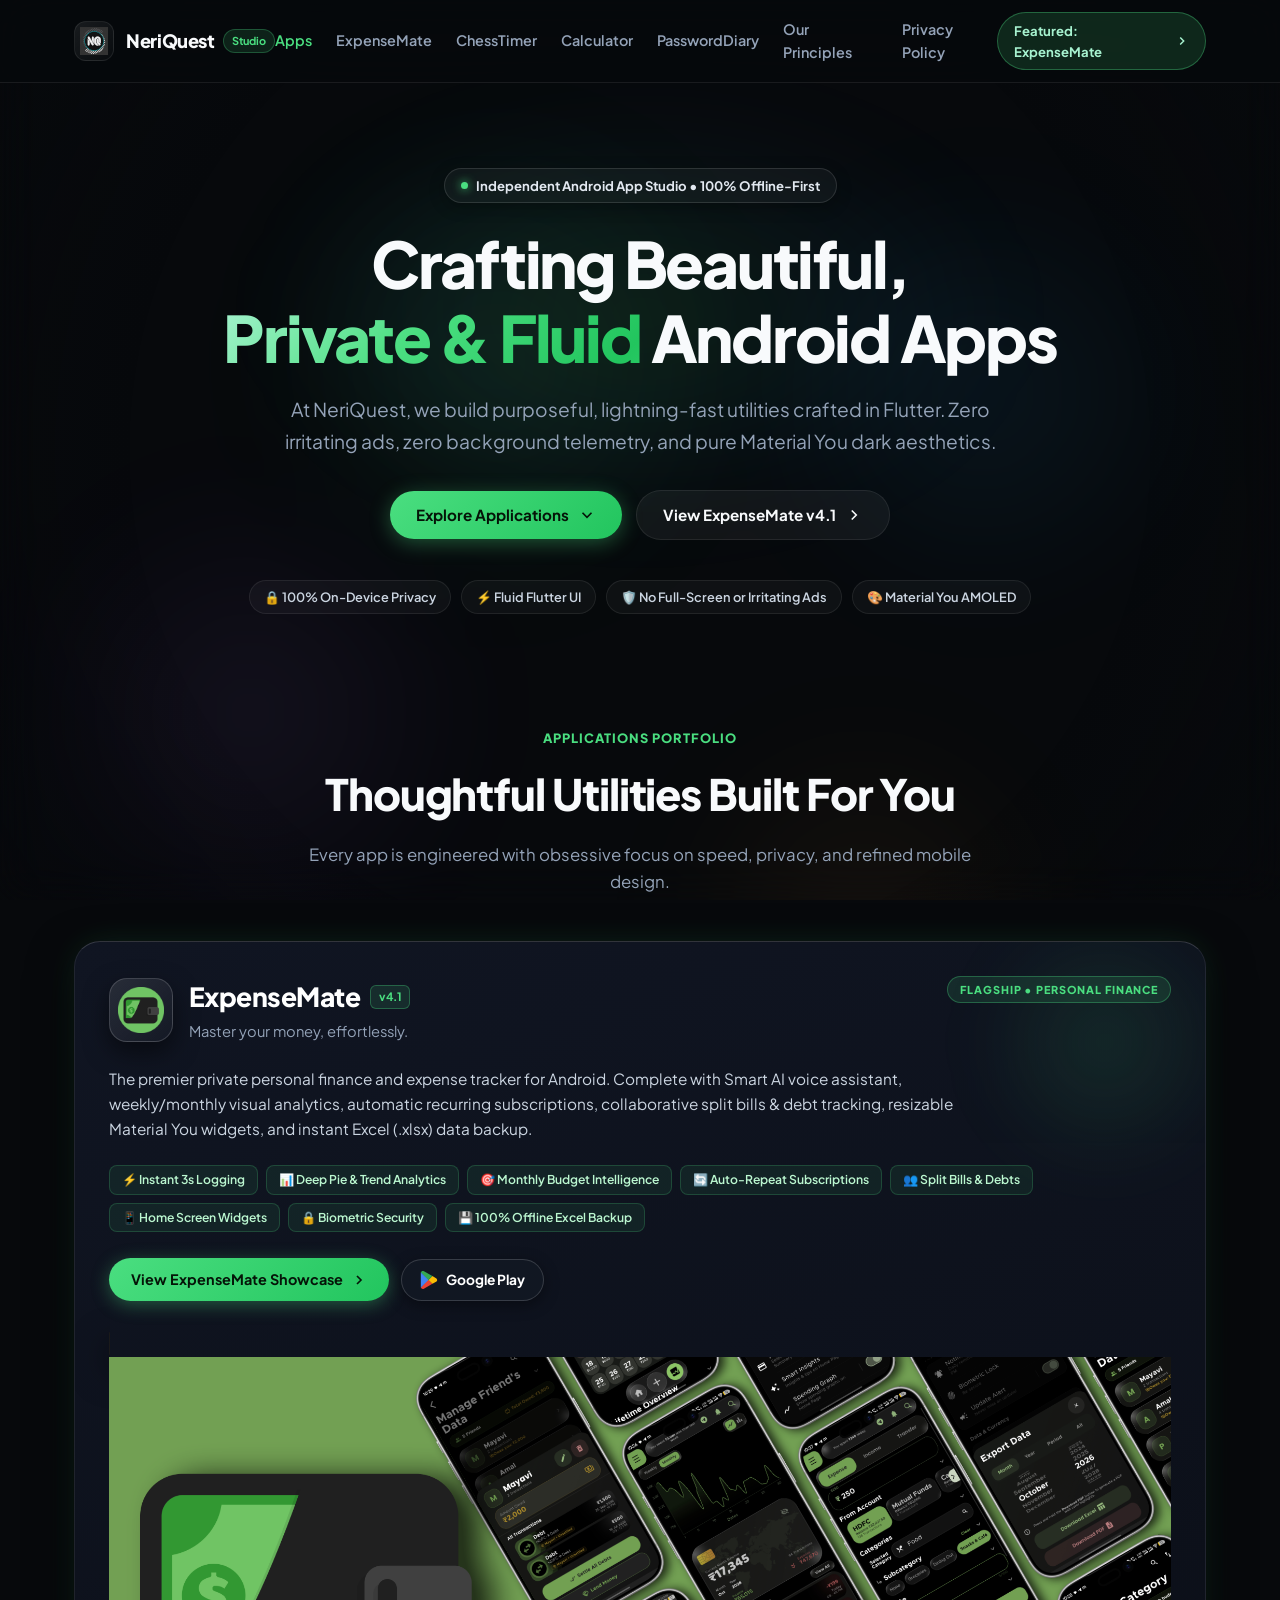
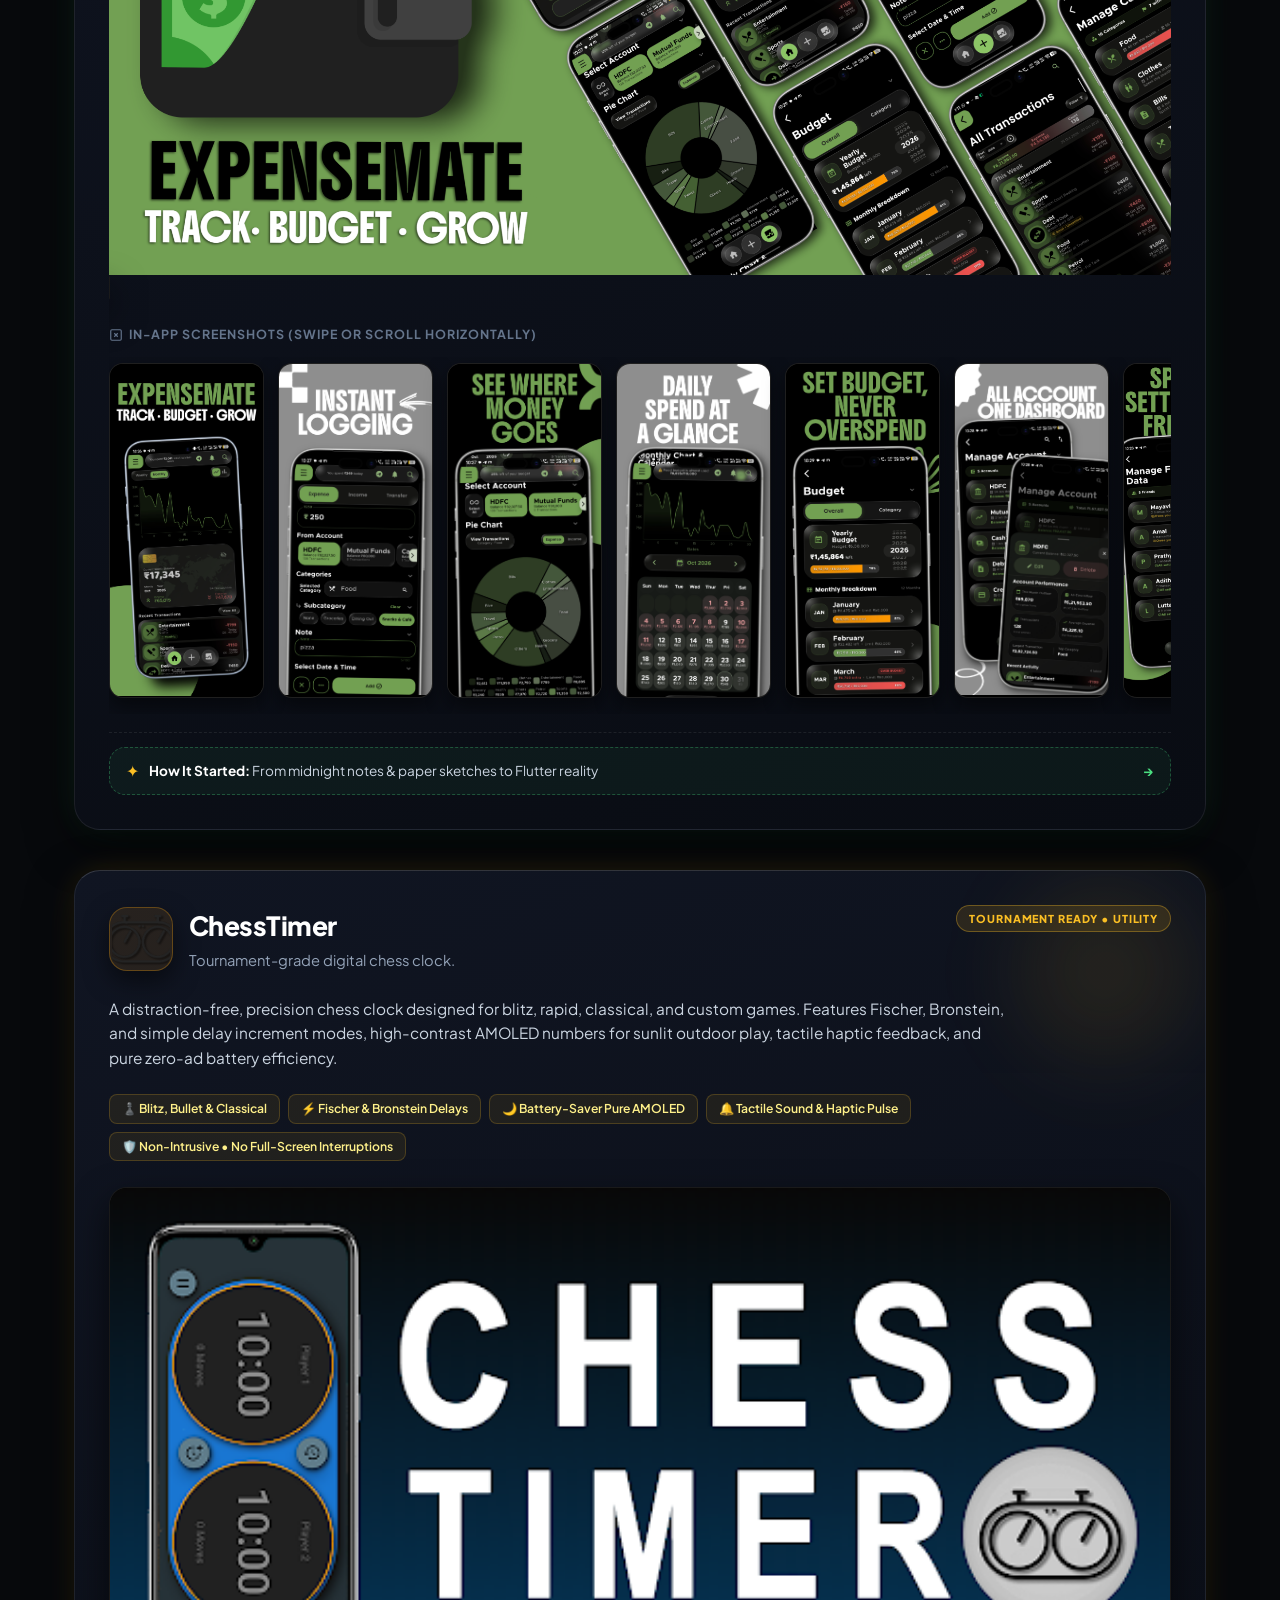
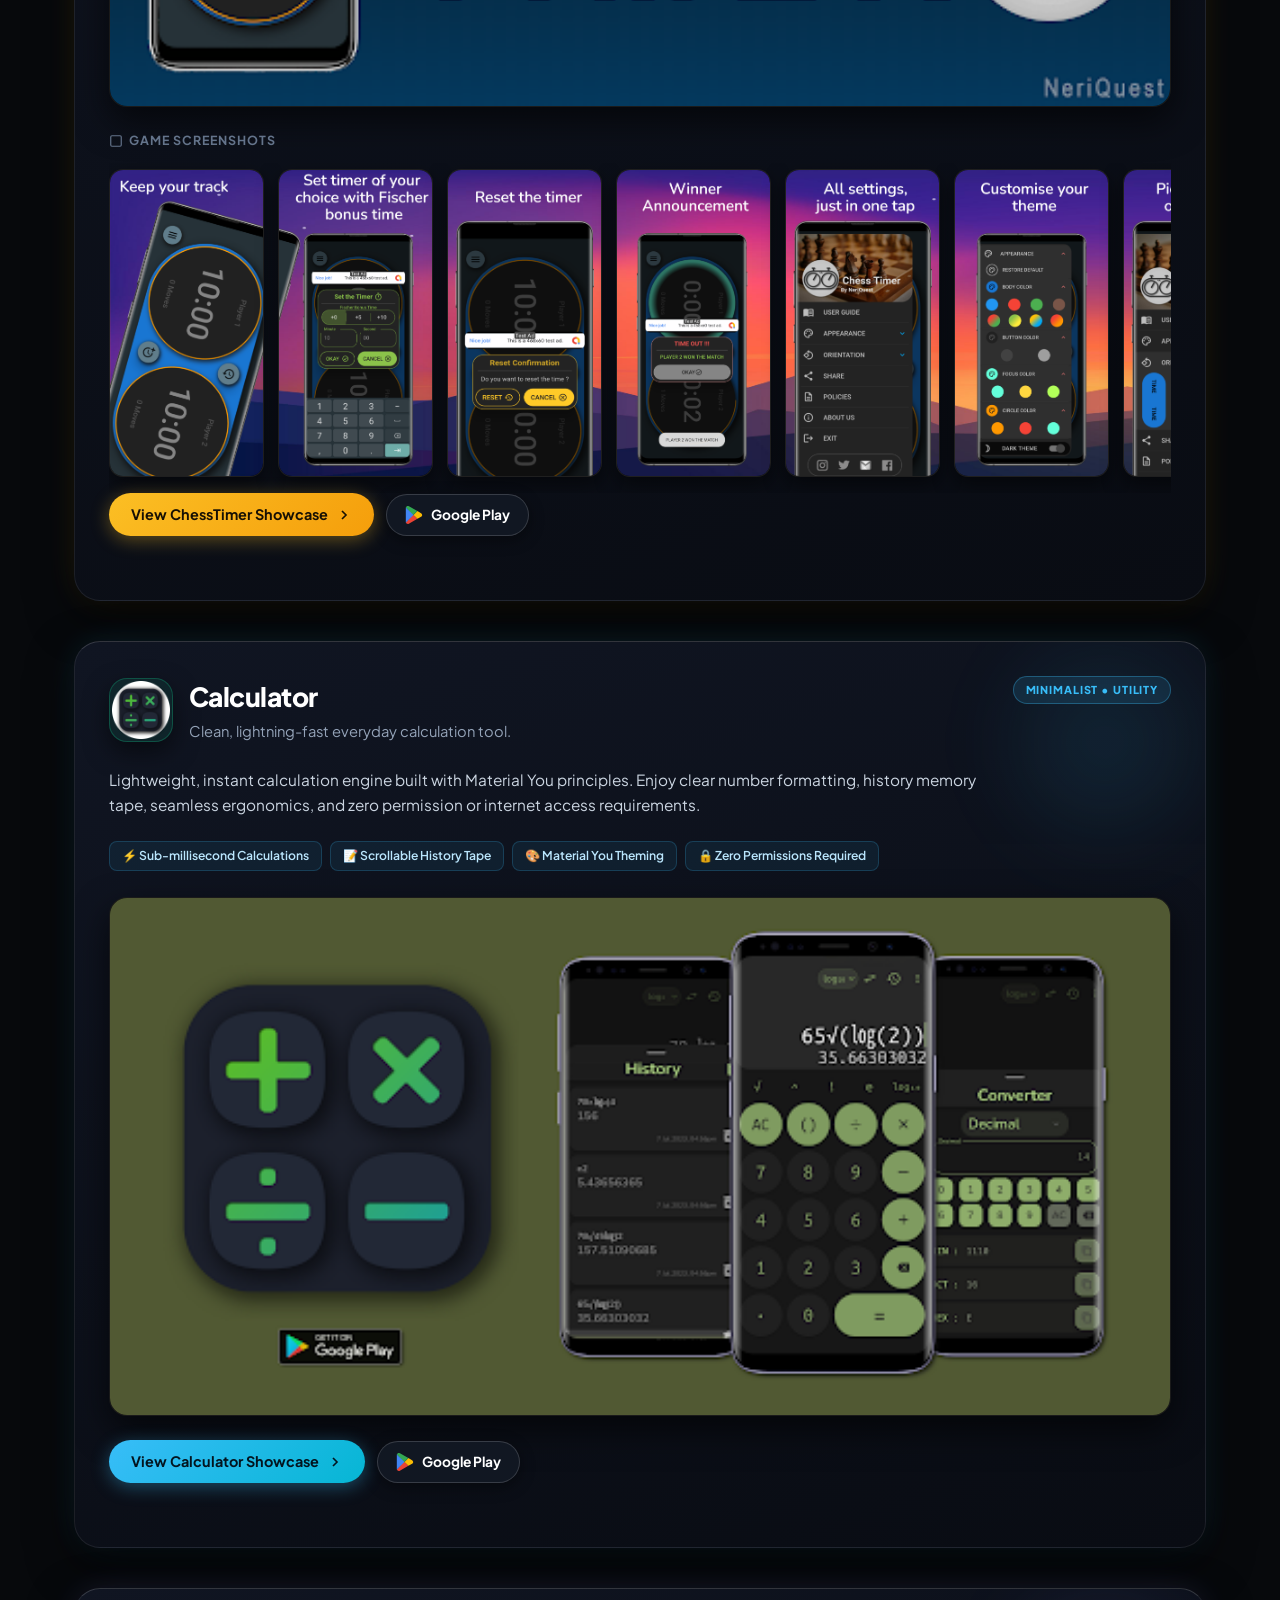
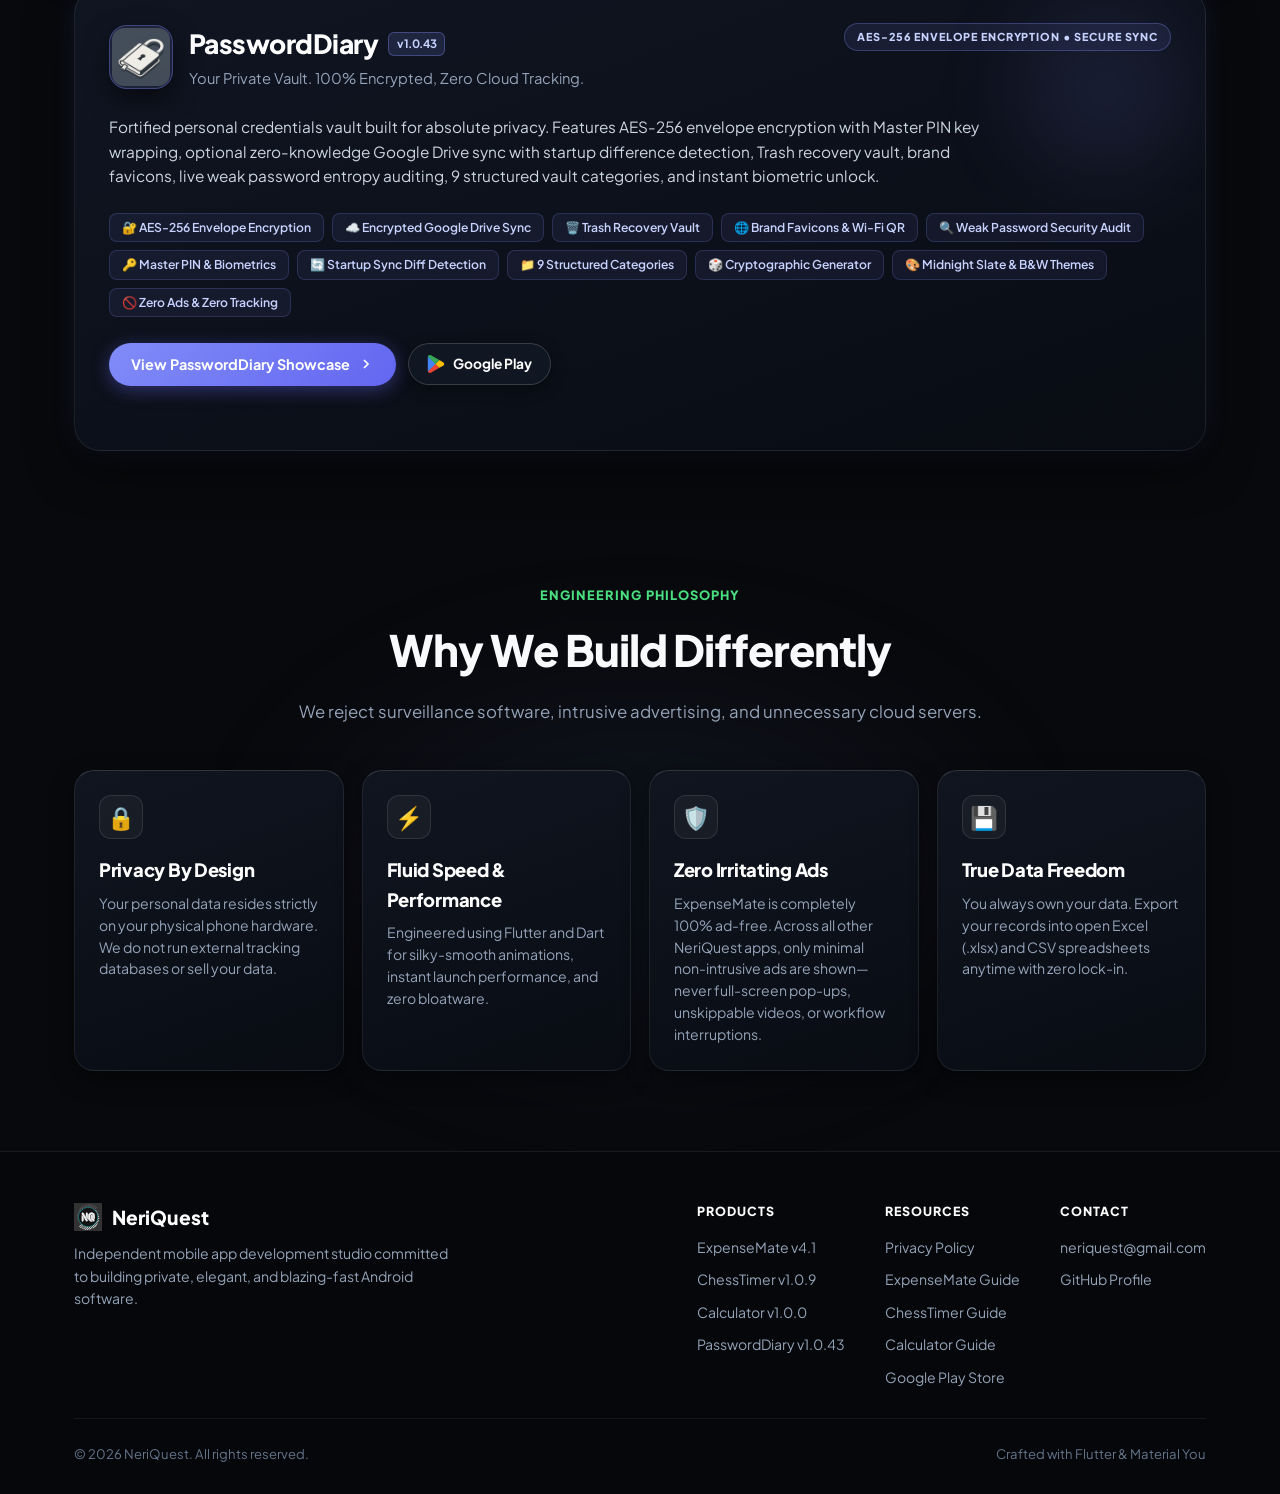
<file: index.html>
<!DOCTYPE html>
<html lang="en">
<head>
  <meta charset="UTF-8">
  <meta name="viewport" content="width=device-width, initial-scale=1.0, maximum-scale=5.0, viewport-fit=cover">
  <title>NeriQuest - Crafting Beautiful, Private & Fast Android Apps</title>
  <meta name="description" content="NeriQuest is an independent Android studio creating modern, offline-first, tracker-free utility applications like ExpenseMate and ChessTimer.">
  <link rel="preconnect" href="https://fonts.googleapis.com">
  <link rel="preconnect" href="https://fonts.gstatic.com" crossorigin>
  <link href="https://fonts.googleapis.com/css2?family=Plus+Jakarta+Sans:wght@400;500;600;700;800;900&family=JetBrains+Mono:wght@400;500;600&display=swap" rel="stylesheet">
  <link rel="stylesheet" href="style.css">
  <link rel="icon" type="image/png" href="images/neriquest/logo.png">
</head>
<body>

  <!-- Floating Blurred Frosted Ambient Aurora Glows (Atmospheric Halo System) -->
  <div class="ambient-glow-wrapper" aria-hidden="true">
    <div class="ambient-glow glow-1" id="glowOrb1"></div>
    <div class="ambient-glow glow-2" id="glowOrb2"></div>
    <div class="ambient-glow glow-3" id="glowOrb3"></div>
    <div class="ambient-glow glow-4" id="glowOrb4"></div>
    <!-- Frosted Glass Diffuser Overlay -->
    <div class="ambient-frosted-diffuser"></div>
  </div>

  <!-- Modern Sticky Glass Navbar -->
  <header class="navbar">
    <div class="container nav-container">
      <a href="./" class="brand" title="NeriQuest Home">
        <div class="nav-logo-box">
          <img src="images/neriquest/logo.png" alt="NeriQuest Logo" class="nav-logo">
        </div>
        <div class="brand-info">
          <span class="brand-name">NeriQuest</span>
          <span class="brand-badge">Studio</span>
        </div>
      </a>

      <nav class="nav-links">
        <a href="#apps" class="active">Apps</a>
        <a href="expensemate/">ExpenseMate</a>
        <a href="chesstimer/">ChessTimer</a>
        <a href="calculator/">Calculator</a>
        <a href="passworddiary/">PasswordDiary</a>
        <a href="#philosophy">Our Principles</a>
        <a href="privacypolicy/">Privacy Policy</a>
      </nav>

      <a href="expensemate/" class="btn-topbar-cta" title="Explore Flagship ExpenseMate">
        <span class="topbar-cta-text-full">Featured: ExpenseMate</span>
        <span class="topbar-cta-text-short">ExpenseMate</span>
        <svg class="topbar-cta-icon" width="14" height="14" viewBox="0 0 24 24" fill="none" stroke="currentColor" stroke-width="2.5"><path d="m9 18 6-6-6-6"/></svg>
      </a>
    </div>
  </header>

  <!-- Hero Section -->
  <main>
    <section class="hero-section">
      <div class="container hero-content">
        <div class="hero-badge">
          <span class="badge-dot"></span>
          <span>Independent Android App Studio • 100% Offline-First</span>
        </div>

        <h1 class="hero-title">
          Crafting Beautiful, <br>
          <span class="gradient-text">Private &amp; Fluid</span> Android Apps
        </h1>

        <p class="hero-subtitle">
          At NeriQuest, we build purposeful, lightning-fast utilities crafted in Flutter. Zero irritating ads, zero background telemetry, and pure Material You dark aesthetics.
        </p>

        <div class="hero-actions">
          <a href="#apps" class="btn btn-primary">
            <span>Explore Applications</span>
            <svg width="18" height="18" viewBox="0 0 24 24" fill="none" stroke="currentColor" stroke-width="2.2"><path d="m6 9 6 6 6-6"/></svg>
          </a>
          <a href="expensemate/" class="btn btn-secondary">
            <span>View ExpenseMate v4.1</span>
            <svg width="18" height="18" viewBox="0 0 24 24" fill="none" stroke="currentColor" stroke-width="2.2"><path d="m9 18 6-6-6-6"/></svg>
          </a>
        </div>

        <div class="hero-chips">
          <span class="hero-chip-item">🔒 100% On-Device Privacy</span>
          <span class="hero-chip-item">⚡ Fluid Flutter UI</span>
          <span class="hero-chip-item">🛡️ No Full-Screen or Irritating Ads</span>
          <span class="hero-chip-item">🎨 Material You AMOLED</span>
        </div>
      </div>
    </section>

    <!-- Apps Showcase Section -->
    <section class="apps-section" id="apps">
      <div class="container">
        <div class="section-header">
          <span class="section-tag">Applications Portfolio</span>
          <h2>Thoughtful Utilities Built For You</h2>
          <p>Every app is engineered with obsessive focus on speed, privacy, and refined mobile design.</p>
        </div>

        <div class="apps-grid">

          <!-- 1. ExpenseMate (Flagship App) -->
          <article class="app-card" data-theme="emerald">
            <div class="app-card-glow" aria-hidden="true"></div>

            <div class="app-card-header">
              <div class="app-brand-lockup">
                <div class="app-icon-wrap">
                  <img src="images/expensemate/logo/finalexpensemateRound.png" alt="ExpenseMate Icon" class="app-icon">
                </div>
                <div class="app-title-group">
                  <h3>
                    ExpenseMate
                    <span class="app-version-badge">v4.1</span>
                  </h3>
                  <p class="app-tagline">Master your money, effortlessly.</p>
                </div>
              </div>
              <span class="app-tag-pill">FLAGSHIP • PERSONAL FINANCE</span>
            </div>

            <p class="app-desc">
              The premier private personal finance and expense tracker for Android. Complete with Smart AI voice assistant, weekly/monthly visual analytics, automatic recurring subscriptions, collaborative split bills &amp; debt tracking, resizable Material You widgets, and instant Excel (.xlsx) data backup.
            </p>

            <div class="app-feature-chips">
              <span class="app-feature-chip">⚡ Instant 3s Logging</span>
              <span class="app-feature-chip">📊 Deep Pie &amp; Trend Analytics</span>
              <span class="app-feature-chip">🎯 Monthly Budget Intelligence</span>
              <span class="app-feature-chip">🔄 Auto-Repeat Subscriptions</span>
              <span class="app-feature-chip">👥 Split Bills &amp; Debts</span>
              <span class="app-feature-chip">📱 Home Screen Widgets</span>
              <span class="app-feature-chip">🔒 Biometric Security</span>
              <span class="app-feature-chip">💾 100% Offline Excel Backup</span>
            </div>

            <div class="app-actions">
              <a href="expensemate/" class="btn-card-primary">
                <span>View ExpenseMate Showcase</span>
                <svg width="16" height="16" viewBox="0 0 24 24" fill="none" stroke="currentColor" stroke-width="2.5"><path d="m9 18 6-6-6-6"/></svg>
              </a>

              <a href="https://play.google.com/store/apps/details?id=neriquest.expensemate" target="_blank" rel="noopener noreferrer" class="btn-card-store" title="Get ExpenseMate on Google Play">
                <svg width="18" height="18" viewBox="0 0 466 512" aria-hidden="true">
                  <path fill="#EA4335" d="M199.9 237.8 1.4 470.17c7.22 24.57 30.16 41.81 55.8 41.81 11.16 0 20.93-2.79 29.3-8.37l244.16-139.46L199.9 237.8z"/>
                  <path fill="#FBBC04" d="m433.91 205.1-104.65-60-111.61 110.22 113.01 108.83 104.64-58.6c18.14-9.77 30.7-29.3 30.7-50.23-1.4-20.93-13.95-40.46-32.09-50.22z"/>
                  <path fill="#34A853" d="M199.42 273.45 329.27 145.1 87.9 8.37C79.53 2.79 68.36 0 57.2 0 30.7 0 6.98 18.14 1.4 41.86l198.02 231.59z"/>
                  <path fill="#4285F4" d="M1.39 41.86C0 46.04 0 51.63 0 57.2v397.64c0 5.57 0 9.76 1.4 15.34l216.27-214.86L1.39 41.86z"/>
                </svg>
                <span>Google Play</span>
              </a>
            </div>

            <!-- Banner Showcase -->
            <div class="app-banner-wrap">
              <a href="expensemate/" class="app-banner-frame" title="Click to view ExpenseMate details">
                <img src="images/expensemate/logo/banner.png" srcset="images/expensemate/logo/banner_small.png 1024w, images/expensemate/logo/banner.png 2048w" sizes="(max-width: 768px) 100vw, 1200px" alt="ExpenseMate Overview Banner - Track, Budget, Grow" class="app-banner-img" loading="lazy" width="2048" height="1000">
              </a>
            </div>

            <!-- Horizontal Screenshot Carousel Strip -->
            <div class="screenshots-strip-wrap">
              <div class="screenshots-strip-label">
                <svg width="14" height="14" viewBox="0 0 24 24" fill="none" stroke="currentColor" stroke-width="2"><rect width="18" height="18" x="3" y="3" rx="2"/><path d="m9 9 6 6m0-6-6 6"/></svg>
                <span>In-App Screenshots (Swipe or Scroll horizontally)</span>
              </div>
              <div class="screenshots-scroll-track">
                <div class="screenshot-thumb-frame"><img src="images/expensemate/mockup/1_home.png" alt="ExpenseMate Home Page" title="1. Home Page" class="screenshot-thumb-img" loading="lazy"></div>
                <div class="screenshot-thumb-frame"><img src="images/expensemate/mockup/2_add.png" alt="ExpenseMate Add Page" title="2. Add Page" class="screenshot-thumb-img" loading="lazy"></div>
                <div class="screenshot-thumb-frame"><img src="images/expensemate/mockup/3_stats.png" alt="ExpenseMate Pie Chart" title="3. Pie Chart" class="screenshot-thumb-img" loading="lazy"></div>
                <div class="screenshot-thumb-frame"><img src="images/expensemate/mockup/4_calender.png" alt="ExpenseMate Calendar Expense" title="4. Calendar Expense" class="screenshot-thumb-img" loading="lazy"></div>
                <div class="screenshot-thumb-frame"><img src="images/expensemate/mockup/5_budget.png" alt="ExpenseMate Budget" title="5. Budget" class="screenshot-thumb-img" loading="lazy"></div>
                <div class="screenshot-thumb-frame"><img src="images/expensemate/mockup/6_account.png" alt="ExpenseMate All Account Dashboard" title="6. All Account Dashboard" class="screenshot-thumb-img" loading="lazy"></div>
                <div class="screenshot-thumb-frame"><img src="images/expensemate/mockup/7_friends.png" alt="ExpenseMate Split with Friends" title="7. Split with Friends" class="screenshot-thumb-img" loading="lazy"></div>
                <div class="screenshot-thumb-frame"><img src="images/expensemate/mockup/8_reccuring.png" alt="ExpenseMate Recurring, Trash, Settings Page" title="8. Recurring, Trash, Settings Page" class="screenshot-thumb-img" loading="lazy"></div>
              </div>
            </div>

            <!-- How It Started Origin Story Teaser Link -->
            <div class="origin-story-teaser">
              <a href="expensemate/#origin-story" class="origin-story-link" title="Explore how ExpenseMate started from raw paper wireframes">
                <span class="origin-sparkle">✦</span>
                <span class="origin-tag-text"><strong>How It Started:</strong> From midnight notes & paper sketches to Flutter reality</span>
                <span class="origin-arrow-icon">→</span>
              </a>
            </div>
          </article>

          <!-- 2. ChessTimer -->
          <article class="app-card" data-theme="amber">
            <div class="app-card-glow" aria-hidden="true"></div>

            <div class="app-card-header">
              <div class="app-brand-lockup">
                <div class="app-icon-wrap" style="background: rgba(245, 158, 11, 0.1); border-color: rgba(245, 158, 11, 0.3); overflow: hidden; padding: 2px;">
                  <img src="images/chesstimer/chessLogo.png" alt="ChessTimer Icon" style="width: 100%; height: 100%; object-fit: cover; border-radius: 12px;">
                </div>
                <div class="app-title-group">
                  <h3>ChessTimer</h3>
                  <p class="app-tagline">Tournament-grade digital chess clock.</p>
                </div>
              </div>
              <span class="app-tag-pill">TOURNAMENT READY • UTILITY</span>
            </div>

            <p class="app-desc">
              A distraction-free, precision chess clock designed for blitz, rapid, classical, and custom games. Features Fischer, Bronstein, and simple delay increment modes, high-contrast AMOLED numbers for sunlit outdoor play, tactile haptic feedback, and pure zero-ad battery efficiency.
            </p>

            <div class="app-feature-chips">
              <span class="app-feature-chip">♟️ Blitz, Bullet &amp; Classical</span>
              <span class="app-feature-chip">⚡ Fischer &amp; Bronstein Delays</span>
              <span class="app-feature-chip">🌙 Battery-Saver Pure AMOLED</span>
              <span class="app-feature-chip">🔔 Tactile Sound &amp; Haptic Pulse</span>
              <span class="app-feature-chip">🛡️ Non-Intrusive • No Full-Screen Interruptions</span>
            </div>

            <div class="app-banner-wrap">
              <div class="app-banner-frame">
                <img src="images/chesstimer/chessTimer_banner.png" alt="ChessTimer Banner" class="app-banner-img" loading="lazy">
              </div>
            </div>

            <!-- Horizontal Screenshot Carousel Strip -->
            <div class="screenshots-strip-wrap">
              <div class="screenshots-strip-label">
                <svg width="14" height="14" viewBox="0 0 24 24" fill="none" stroke="currentColor" stroke-width="2"><rect width="18" height="18" x="3" y="3" rx="2"/></svg>
                <span>Game Screenshots</span>
              </div>
              <div class="screenshots-scroll-track">
                <div class="screenshot-thumb-frame"><img src="images/chesstimer/chessSS1.png" alt="ChessTimer Clock Face" class="screenshot-thumb-img" loading="lazy"></div>
                <div class="screenshot-thumb-frame"><img src="images/chesstimer/chessSS2.png" alt="ChessTimer Time Controls" class="screenshot-thumb-img" loading="lazy"></div>
                <div class="screenshot-thumb-frame"><img src="images/chesstimer/chessSS3.png" alt="ChessTimer Delay Modes" class="screenshot-thumb-img" loading="lazy"></div>
                <div class="screenshot-thumb-frame"><img src="images/chesstimer/chessSS4.png" alt="ChessTimer Game In Progress" class="screenshot-thumb-img" loading="lazy"></div>
                <div class="screenshot-thumb-frame"><img src="images/chesstimer/chessSS5.png" alt="ChessTimer AMOLED Mode" class="screenshot-thumb-img" loading="lazy"></div>
                <div class="screenshot-thumb-frame"><img src="images/chesstimer/chessSS6.png" alt="ChessTimer Settings" class="screenshot-thumb-img" loading="lazy"></div>
                <div class="screenshot-thumb-frame"><img src="images/chesstimer/chessSS7.png" alt="ChessTimer Preset Selection" class="screenshot-thumb-img" loading="lazy"></div>
              </div>
            </div>

            <div class="app-actions">
              <a href="chesstimer/" class="btn-card-primary">
                <span>View ChessTimer Showcase</span>
                <svg width="16" height="16" viewBox="0 0 24 24" fill="none" stroke="currentColor" stroke-width="2.5"><path d="m9 18 6-6-6-6"/></svg>
              </a>

              <a href="https://play.google.com/store/apps/details?id=neriquest.chesstimer" target="_blank" rel="noopener noreferrer" class="btn-card-store" title="Get ChessTimer on Google Play">
                <svg width="18" height="18" viewBox="0 0 466 512" aria-hidden="true">
                  <path fill="#EA4335" d="M199.9 237.8 1.4 470.17c7.22 24.57 30.16 41.81 55.8 41.81 11.16 0 20.93-2.79 29.3-8.37l244.16-139.46L199.9 237.8z"/>
                  <path fill="#FBBC04" d="m433.91 205.1-104.65-60-111.61 110.22 113.01 108.83 104.64-58.6c18.14-9.77 30.7-29.3 30.7-50.23-1.4-20.93-13.95-40.46-32.09-50.22z"/>
                  <path fill="#34A853" d="M199.42 273.45 329.27 145.1 87.9 8.37C79.53 2.79 68.36 0 57.2 0 30.7 0 6.98 18.14 1.4 41.86l198.02 231.59z"/>
                  <path fill="#4285F4" d="M1.39 41.86C0 46.04 0 51.63 0 57.2v397.64c0 5.57 0 9.76 1.4 15.34l216.27-214.86L1.39 41.86z"/>
                </svg>
                <span>Google Play</span>
              </a>
            </div>
          </article>

          <!-- 3. Calculator -->
          <article class="app-card" data-theme="cyan">
            <div class="app-card-glow" aria-hidden="true"></div>

            <div class="app-card-header">
              <div class="app-brand-lockup">
                <div class="app-icon-wrap" style="background: rgba(16, 185, 129, 0.1); border-color: rgba(16, 185, 129, 0.3); overflow: hidden; padding: 2px;">
                  <img src="images/calculator/calcLogo.png" alt="Calculator Icon" style="width: 100%; height: 100%; object-fit: cover; border-radius: 12px;">
                </div>
                <div class="app-title-group">
                  <h3>Calculator</h3>
                  <p class="app-tagline">Clean, lightning-fast everyday calculation tool.</p>
                </div>
              </div>
              <span class="app-tag-pill">MINIMALIST • UTILITY</span>
            </div>

            <p class="app-desc">
              Lightweight, instant calculation engine built with Material You principles. Enjoy clear number formatting, history memory tape, seamless ergonomics, and zero permission or internet access requirements.
            </p>

            <div class="app-feature-chips">
              <span class="app-feature-chip">⚡ Sub-millisecond Calculations</span>
              <span class="app-feature-chip">📝 Scrollable History Tape</span>
              <span class="app-feature-chip">🎨 Material You Theming</span>
              <span class="app-feature-chip">🔒 Zero Permissions Required</span>
            </div>

            <div class="app-banner-wrap">
              <div class="app-banner-frame">
                <img src="images/calculator/calculator_banner.png" alt="Calculator App Banner" class="app-banner-img" loading="lazy">
              </div>
            </div>

            <div class="app-actions">
              <a href="calculator/" class="btn-card-primary">
                <span>View Calculator Showcase</span>
                <svg width="16" height="16" viewBox="0 0 24 24" fill="none" stroke="currentColor" stroke-width="2.5"><path d="m9 18 6-6-6-6"/></svg>
              </a>

              <a href="https://play.google.com/store/apps/details?id=neriquest.calculator" target="_blank" rel="noopener noreferrer" class="btn-card-store" title="Get Calculator on Google Play">
                <svg width="18" height="18" viewBox="0 0 466 512" aria-hidden="true">
                  <path fill="#EA4335" d="M199.9 237.8 1.4 470.17c7.22 24.57 30.16 41.81 55.8 41.81 11.16 0 20.93-2.79 29.3-8.37l244.16-139.46L199.9 237.8z"/>
                  <path fill="#FBBC04" d="m433.91 205.1-104.65-60-111.61 110.22 113.01 108.83 104.64-58.6c18.14-9.77 30.7-29.3 30.7-50.23-1.4-20.93-13.95-40.46-32.09-50.22z"/>
                  <path fill="#34A853" d="M199.42 273.45 329.27 145.1 87.9 8.37C79.53 2.79 68.36 0 57.2 0 30.7 0 6.98 18.14 1.4 41.86l198.02 231.59z"/>
                  <path fill="#4285F4" d="M1.39 41.86C0 46.04 0 51.63 0 57.2v397.64c0 5.57 0 9.76 1.4 15.34l216.27-214.86L1.39 41.86z"/>
                </svg>
                <span>Google Play</span>
              </a>
            </div>
          </article>

          <!-- 4. PasswordDiary -->
          <article class="app-card" data-theme="indigo">
            <div class="app-card-glow" aria-hidden="true"></div>

            <div class="app-card-header">
              <div class="app-brand-lockup">
                <div class="app-icon-wrap" style="background: rgba(129, 140, 248, 0.12); border-color: rgba(129, 140, 248, 0.35); overflow: hidden; padding: 2px;">
                  <img src="images/passworddiary/icon.png" alt="PasswordDiary Icon" style="width: 100%; height: 100%; object-fit: cover; border-radius: 12px;">
                </div>
                <div class="app-title-group">
                  <h3>
                    PasswordDiary
                    <span class="app-version-badge" style="background: rgba(129, 140, 248, 0.15); color: #c7d2fe; border-color: rgba(129, 140, 248, 0.35);">v1.0.43</span>
                  </h3>
                  <p class="app-tagline">Your Private Vault. 100% Encrypted, Zero Cloud Tracking.</p>
                </div>
              </div>
              <span class="app-tag-pill" style="color: #c7d2fe; background: rgba(129, 140, 248, 0.1); border-color: rgba(129, 140, 248, 0.3);">AES-256 ENVELOPE ENCRYPTION • SECURE SYNC</span>
            </div>

            <p class="app-desc">
              Fortified personal credentials vault built for absolute privacy. Features AES-256 envelope encryption with Master PIN key wrapping, optional zero-knowledge Google Drive sync with startup difference detection, Trash recovery vault, brand favicons, live weak password entropy auditing, 9 structured vault categories, and instant biometric unlock.
            </p>

            <div class="app-feature-chips">
              <span class="app-feature-chip">🔐 AES-256 Envelope Encryption</span>
              <span class="app-feature-chip">☁️ Encrypted Google Drive Sync</span>
              <span class="app-feature-chip">🗑️ Trash Recovery Vault</span>
              <span class="app-feature-chip">🌐 Brand Favicons &amp; Wi-Fi QR</span>
              <span class="app-feature-chip">🔍 Weak Password Security Audit</span>
              <span class="app-feature-chip">🔑 Master PIN &amp; Biometrics</span>
              <span class="app-feature-chip">🔄 Startup Sync Diff Detection</span>
              <span class="app-feature-chip">📁 9 Structured Categories</span>
              <span class="app-feature-chip">🎲 Cryptographic Generator</span>
              <span class="app-feature-chip">🎨 Midnight Slate &amp; B&amp;W Themes</span>
              <span class="app-feature-chip">🚫 Zero Ads &amp; Zero Tracking</span>
            </div>

            <div class="app-actions">
              <a href="passworddiary/" class="btn-card-primary">
                <span>View PasswordDiary Showcase</span>
                <svg width="16" height="16" viewBox="0 0 24 24" fill="none" stroke="currentColor" stroke-width="2.5"><path d="m9 18 6-6-6-6"/></svg>
              </a>

              <a href="https://play.google.com/store/apps/details?id=neriquest.passwordDiary" target="_blank" rel="noopener noreferrer" class="btn-card-store" title="Get PasswordDiary on Google Play">
                <svg width="18" height="18" viewBox="0 0 466 512" aria-hidden="true">
                  <path fill="#EA4335" d="M199.9 237.8 1.4 470.17c7.22 24.57 30.16 41.81 55.8 41.81 11.16 0 20.93-2.79 29.3-8.37l244.16-139.46L199.9 237.8z"/>
                  <path fill="#FBBC04" d="m433.91 205.1-104.65-60-111.61 110.22 113.01 108.83 104.64-58.6c18.14-9.77 30.7-29.3 30.7-50.23-1.4-20.93-13.95-40.46-32.09-50.22z"/>
                  <path fill="#34A853" d="M199.42 273.45 329.27 145.1 87.9 8.37C79.53 2.79 68.36 0 57.2 0 30.7 0 6.98 18.14 1.4 41.86l198.02 231.59z"/>
                  <path fill="#4285F4" d="M1.39 41.86C0 46.04 0 51.63 0 57.2v397.64c0 5.57 0 9.76 1.4 15.34l216.27-214.86L1.39 41.86z"/>
                </svg>
                <span>Google Play</span>
              </a>
            </div>
          </article>

        </div>
      </div>
    </section>

    <!-- Studio Philosophy & Engineering Principles -->
    <section class="philosophy-section" id="philosophy">
      <div class="container">
        <div class="section-header">
          <span class="section-tag">Engineering Philosophy</span>
          <h2>Why We Build Differently</h2>
          <p>We reject surveillance software, intrusive advertising, and unnecessary cloud servers.</p>
        </div>

        <div class="philosophy-grid">
          <div class="philosophy-card">
            <div class="philosophy-icon-box">🔒</div>
            <h3>Privacy By Design</h3>
            <p>Your personal data resides strictly on your physical phone hardware. We do not run external tracking databases or sell your data.</p>
          </div>

          <div class="philosophy-card">
            <div class="philosophy-icon-box">⚡</div>
            <h3>Fluid Speed & Performance</h3>
            <p>Engineered using Flutter and Dart for silky-smooth animations, instant launch performance, and zero bloatware.</p>
          </div>

          <div class="philosophy-card">
            <div class="philosophy-icon-box">🛡️</div>
            <h3>Zero Irritating Ads</h3>
            <p>ExpenseMate is completely 100% ad-free. Across all other NeriQuest apps, only minimal non-intrusive ads are shown—never full-screen pop-ups, unskippable videos, or workflow interruptions.</p>
          </div>

          <div class="philosophy-card">
            <div class="philosophy-icon-box">💾</div>
            <h3>True Data Freedom</h3>
            <p>You always own your data. Export your records into open Excel (.xlsx) and CSV spreadsheets anytime with zero lock-in.</p>
          </div>
        </div>
      </div>
    </section>
  </main>

  <!-- Modern Glassmorphic Footer -->
  <footer class="footer">
    <div class="container">
      <div class="footer-grid">
        <div class="footer-brand-col">
          <div class="footer-brand-title">
            <img src="images/neriquest/logo.png" alt="NeriQuest Logo" style="width: 28px; height: 28px; object-fit: contain;">
            <span>NeriQuest</span>
          </div>
          <p class="footer-desc">
            Independent mobile app development studio committed to building private, elegant, and blazing-fast Android software.
          </p>
        </div>

        <div class="footer-nav-col">
          <div class="footer-links-group">
            <span class="footer-group-title">Products</span>
            <a href="expensemate/">ExpenseMate v4.1</a>
            <a href="chesstimer/">ChessTimer v1.0.9</a>
            <a href="calculator/">Calculator v1.0.0</a>
            <a href="passworddiary/">PasswordDiary v1.0.43</a>
          </div>

          <div class="footer-links-group">
            <span class="footer-group-title">Resources</span>
            <a href="privacypolicy/">Privacy Policy</a>
            <a href="expensemate/#userguide">ExpenseMate Guide</a>
            <a href="chesstimer/#userguide">ChessTimer Guide</a>
            <a href="calculator/#userguide">Calculator Guide</a>
            <a href="https://play.google.com/store/apps/details?id=neriquest.expensemate" target="_blank" rel="noopener noreferrer">Google Play Store</a>
          </div>

          <div class="footer-links-group">
            <span class="footer-group-title">Contact</span>
            <a href="mailto:neriquest@gmail.com">neriquest@gmail.com</a>
            <a href="https://github.com/NeriQuest" target="_blank" rel="noopener noreferrer">GitHub Profile</a>
          </div>
        </div>
      </div>

      <div class="footer-bottom">
        <span>&copy; 2026 NeriQuest. All rights reserved.</span>
        <span>Crafted with Flutter &amp; Material You</span>
      </div>
    </div>
  </footer>

  <script src="app.js"></script>
</body>
</html>
</file>
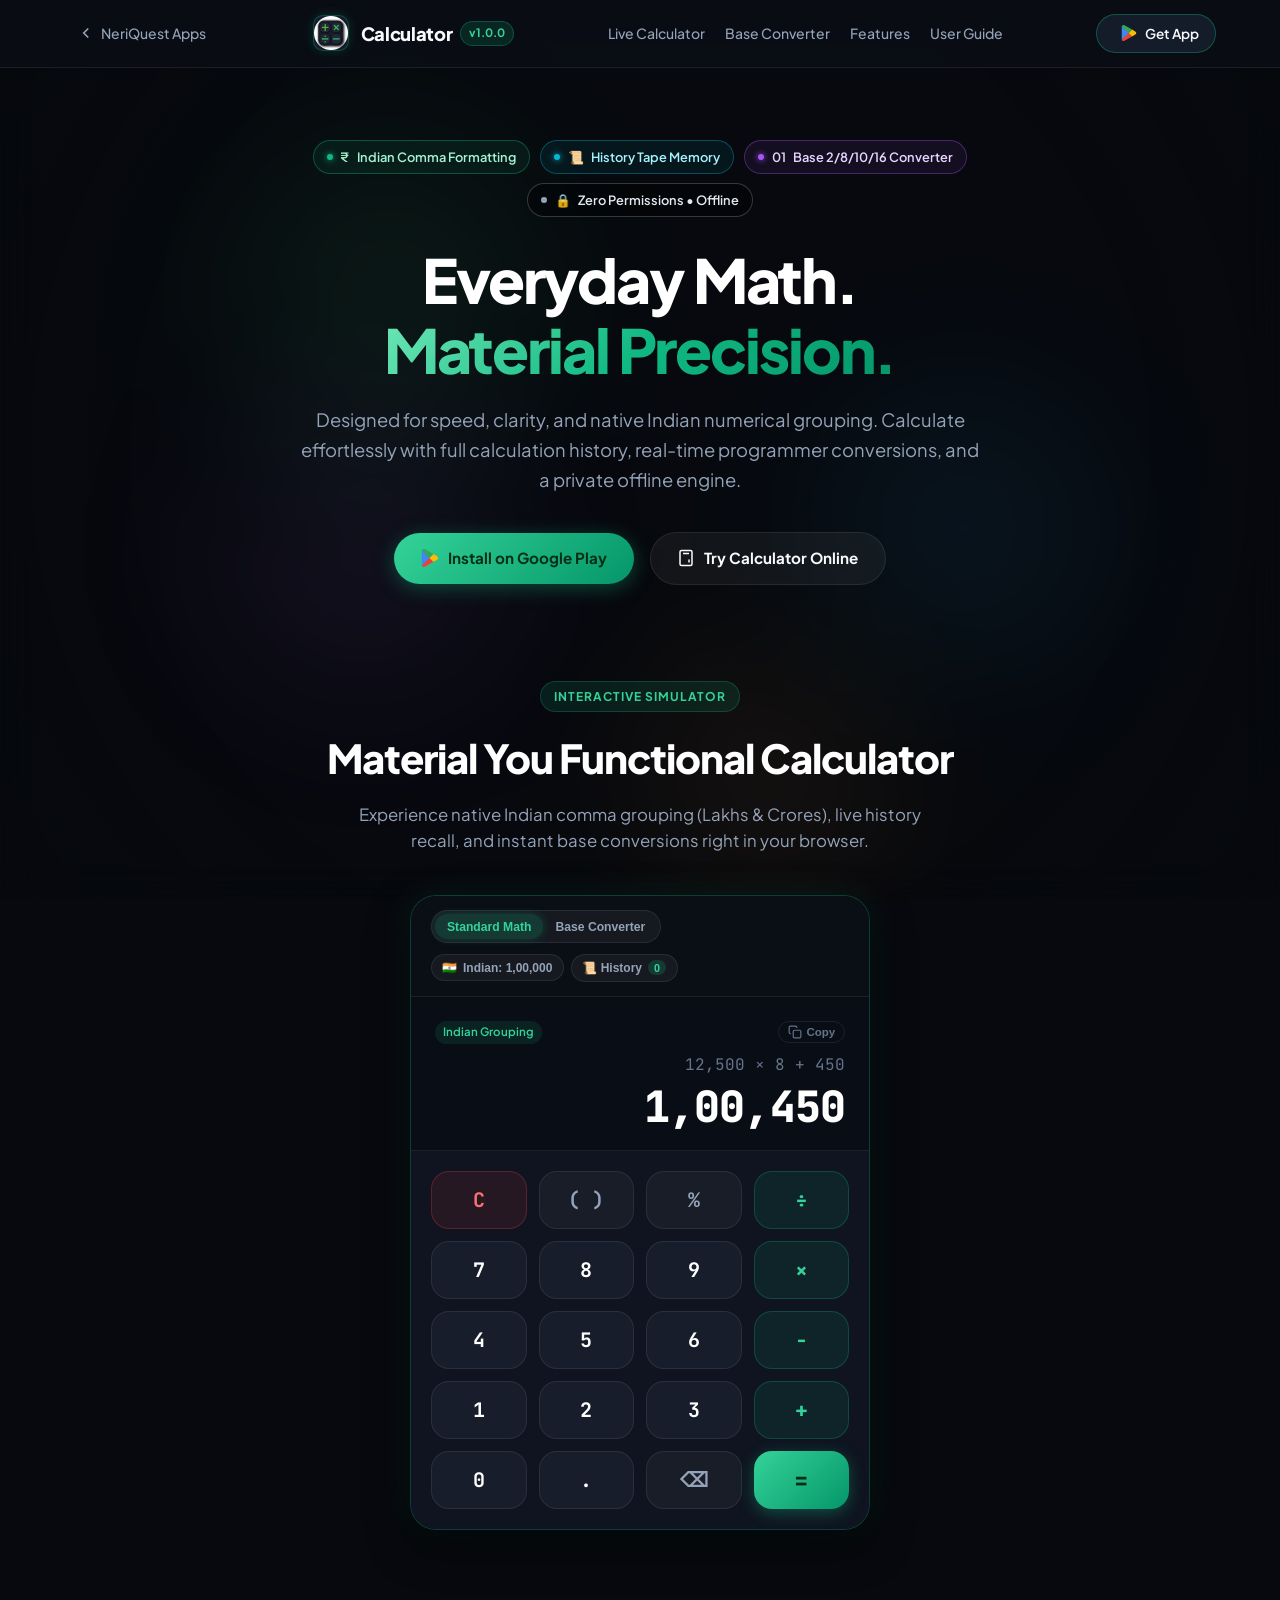
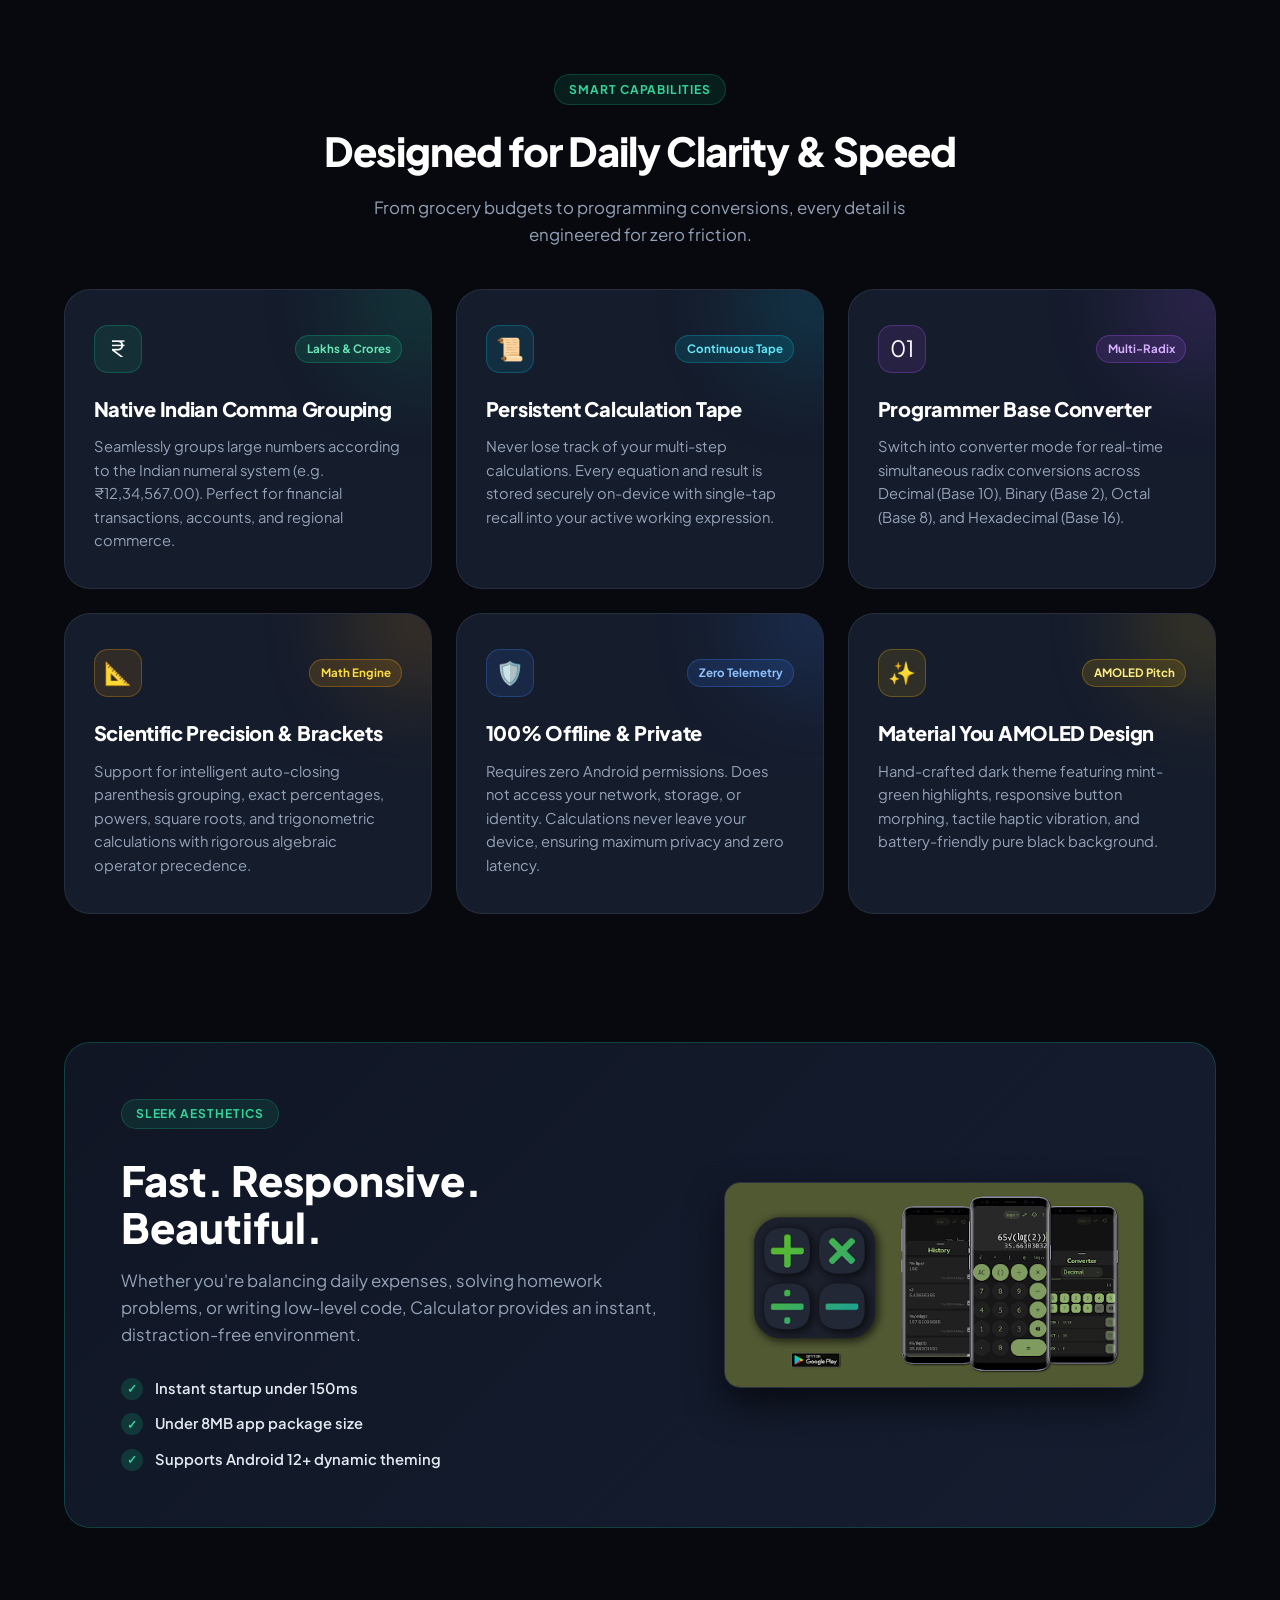
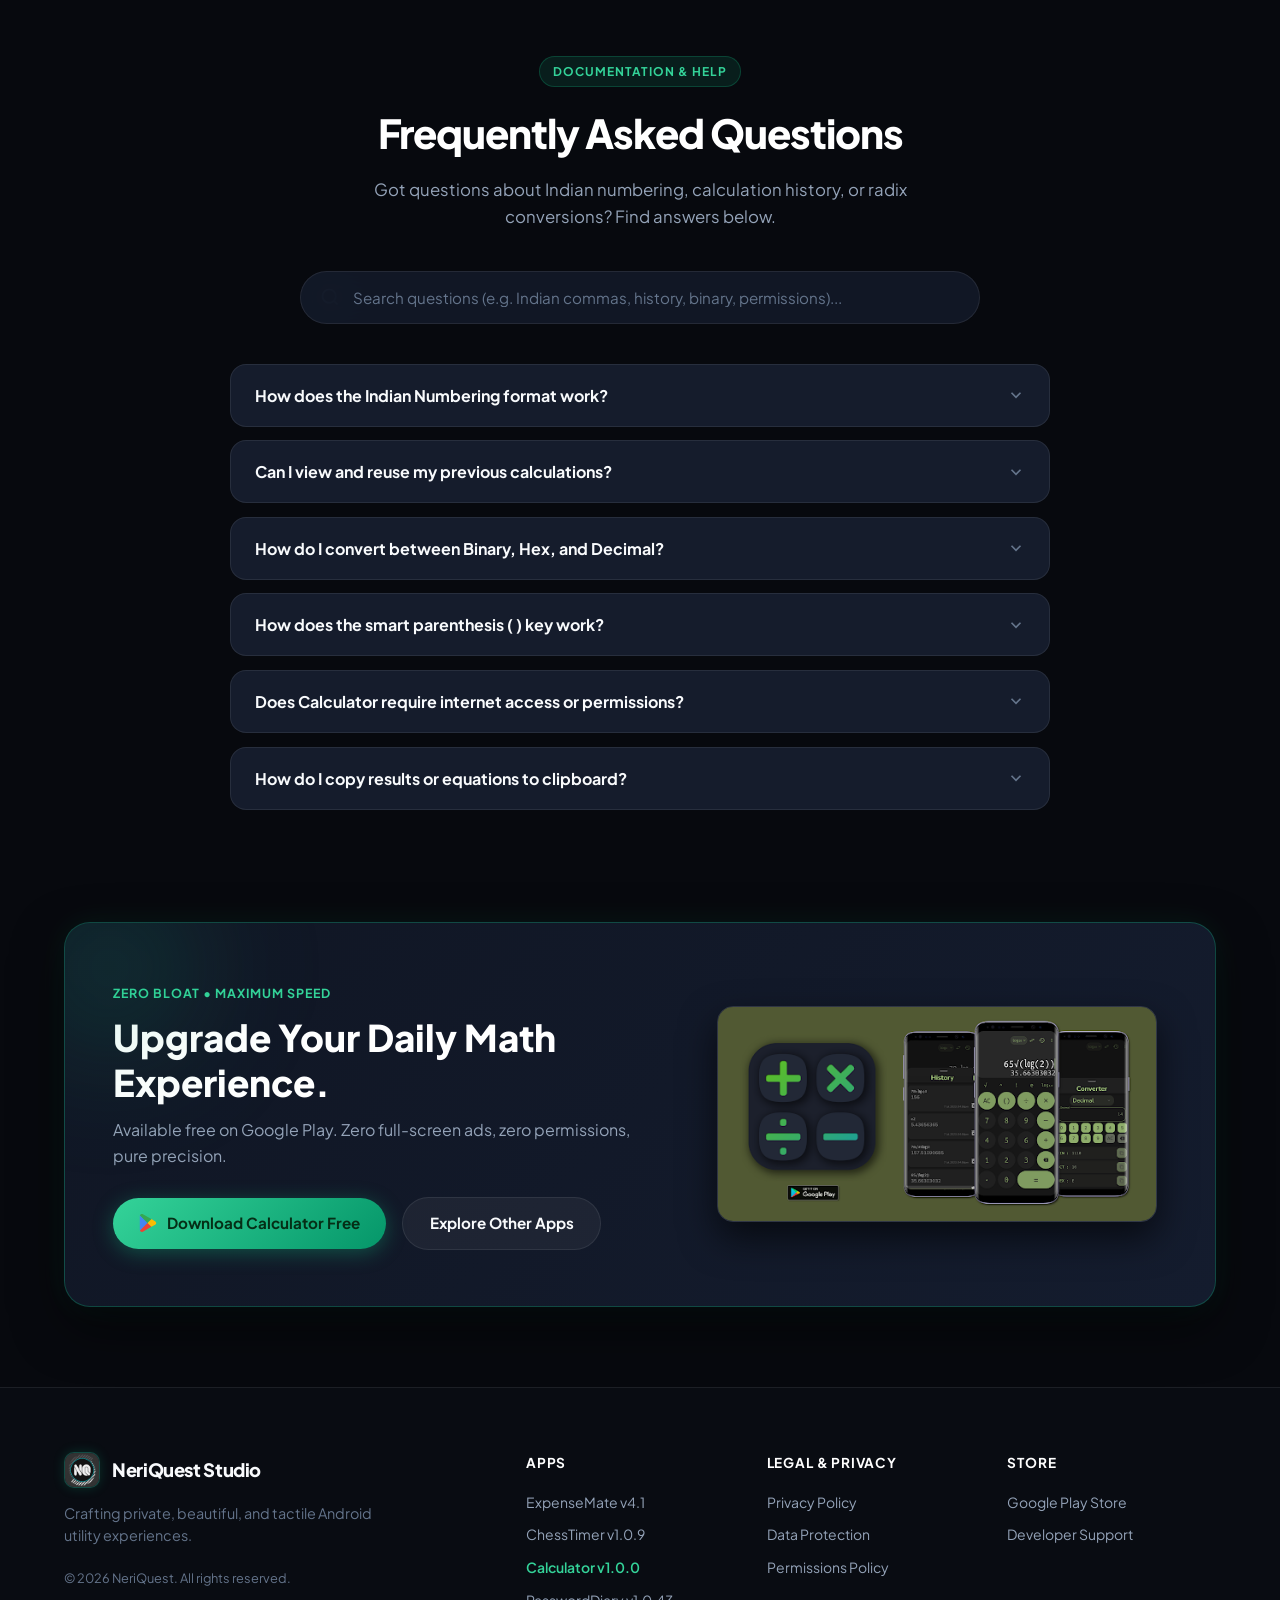
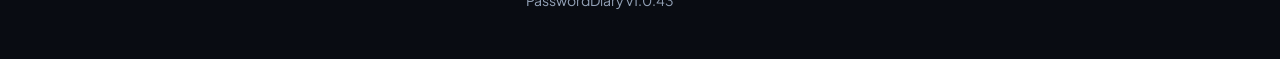
<file: calculator/index.html>
<!DOCTYPE html>
<html lang="en">
<head>
  <meta charset="UTF-8">
  <meta name="viewport" content="width=device-width, initial-scale=1.0, maximum-scale=1.0, user-scalable=no, viewport-fit=cover">
  <title>Calculator - Clean, Fast & Modern Everyday Calculator by NeriQuest</title>
  <meta name="description" content="Lightning-fast everyday calculation tool featuring native Indian Lakh/Crore comma formatting, persistent history tape, live programmer base converter (DEC/BIN/OCT/HEX), and zero permissions.">
  <link rel="preconnect" href="https://fonts.googleapis.com">
  <link rel="preconnect" href="https://fonts.gstatic.com" crossorigin>
  <link href="https://fonts.googleapis.com/css2?family=Plus+Jakarta+Sans:wght@400;500;600;700;800;900&family=JetBrains+Mono:wght@400;500;600;700&display=swap" rel="stylesheet">
  <link rel="stylesheet" href="style.css">
  <link rel="icon" type="image/png" href="../images/calculator/calcLogo.png">
</head>
<body>

  <!-- Dynamic Floating Blurred Frosted Color Glows (Aurora Ambient System) -->
  <div class="ambient-glow-wrapper" aria-hidden="true">
    <div class="ambient-glow glow-1" id="glowOrb1"></div>
    <div class="ambient-glow glow-2" id="glowOrb2"></div>
    <div class="ambient-glow glow-3" id="glowOrb3"></div>
    <div class="ambient-glow glow-4" id="glowOrb4"></div>
    <div class="ambient-frosted-diffuser"></div>
  </div>

  <!-- Navigation Bar -->
  <header class="navbar">
    <div class="nav-container">
      <a href="../" class="back-link" title="Back to NeriQuest Studio">
        <svg class="back-link-icon" width="18" height="18" viewBox="0 0 24 24" fill="none" stroke="currentColor" stroke-width="2.2"><path d="m15 18-6-6 6-6"/></svg>
        <span class="back-link-text">NeriQuest Apps</span>
      </a>

      <div class="brand">
        <div class="nav-logo-box">
          <img src="../images/calculator/calcLogo.png" alt="Calculator Icon" class="nav-logo">
        </div>
        <div class="brand-info">
          <span class="brand-name">Calculator</span>
          <span class="brand-version">v1.0.0</span>
        </div>
      </div>

      <nav class="nav-links">
        <a href="#calculator">Live Calculator</a>
        <a href="#converter">Base Converter</a>
        <a href="#features">Features</a>
        <a href="#userguide">User Guide</a>
      </nav>

      <a href="https://play.google.com/store/apps/details?id=neriquest.calculator" target="_blank" rel="noopener noreferrer" class="btn-topbar-cta" title="Download on Google Play">
        <span class="topbar-cta-glow"></span>
        <svg class="topbar-cta-icon" viewBox="0 0 466 512" aria-hidden="true">
          <path fill="#EA4335" d="M199.9 237.8 1.4 470.17c7.22 24.57 30.16 41.81 55.8 41.81 11.16 0 20.93-2.79 29.3-8.37l244.16-139.46L199.9 237.8z"/>
          <path fill="#FBBC04" d="m433.91 205.1-104.65-60-111.61 110.22 113.01 108.83 104.64-58.6c18.14-9.77 30.7-29.3 30.7-50.23-1.4-20.93-13.95-40.46-32.09-50.22z"/>
          <path fill="#34A853" d="M199.42 273.45 329.27 145.1 87.9 8.37C79.53 2.79 68.36 0 57.2 0 30.7 0 6.98 18.14 1.4 41.86l198.02 231.59z"/>
          <path fill="#4285F4" d="M1.39 41.86C0 46.04 0 51.63 0 57.2v397.64c0 5.57 0 9.76 1.4 15.34l216.27-214.86L1.39 41.86z"/>
        </svg>
        <span class="topbar-cta-text">Get App</span>
      </a>
    </div>
  </header>

  <main>
    <!-- Hero Section -->
    <section class="hero-section">
      <div class="container hero-content">
        <!-- Capability Chips -->
        <div class="hero-chips-container">
          <div class="hero-chip chip-emerald">
            <span class="chip-dot"></span>
            <span class="chip-icon">₹</span>
            <span>Indian Comma Formatting</span>
          </div>
          <div class="hero-chip chip-cyan">
            <span class="chip-dot"></span>
            <span class="chip-icon">📜</span>
            <span>History Tape Memory</span>
          </div>
          <div class="hero-chip chip-purple">
            <span class="chip-dot"></span>
            <span class="chip-icon">01</span>
            <span>Base 2/8/10/16 Converter</span>
          </div>
          <div class="hero-chip chip-offline">
            <span class="chip-dot"></span>
            <span class="chip-icon">🔒</span>
            <span>Zero Permissions • Offline</span>
          </div>
        </div>

        <h1 class="hero-title">
          Everyday Math.<br>
          <span class="text-gradient-emerald">Material Precision.</span>
        </h1>

        <p class="hero-subtitle">
          Designed for speed, clarity, and native Indian numerical grouping. Calculate effortlessly with full calculation history, real-time programmer conversions, and a private offline engine.
        </p>

        <!-- CTA Buttons -->
        <div class="hero-cta-group">
          <a href="https://play.google.com/store/apps/details?id=neriquest.calculator" target="_blank" rel="noopener noreferrer" class="btn btn-primary btn-cta-glow">
            <svg class="play-store-svg" viewBox="0 0 466 512" aria-hidden="true">
              <path fill="#EA4335" d="M199.9 237.8 1.4 470.17c7.22 24.57 30.16 41.81 55.8 41.81 11.16 0 20.93-2.79 29.3-8.37l244.16-139.46L199.9 237.8z"/>
              <path fill="#FBBC04" d="m433.91 205.1-104.65-60-111.61 110.22 113.01 108.83 104.64-58.6c18.14-9.77 30.7-29.3 30.7-50.23-1.4-20.93-13.95-40.46-32.09-50.22z"/>
              <path fill="#34A853" d="M199.42 273.45 329.27 145.1 87.9 8.37C79.53 2.79 68.36 0 57.2 0 30.7 0 6.98 18.14 1.4 41.86l198.02 231.59z"/>
              <path fill="#4285F4" d="M1.39 41.86C0 46.04 0 51.63 0 57.2v397.64c0 5.57 0 9.76 1.4 15.34l216.27-214.86L1.39 41.86z"/>
            </svg>
            <span>Install on Google Play</span>
          </a>
          <a href="#calculator" class="btn btn-secondary">
            <svg width="18" height="18" viewBox="0 0 24 24" fill="none" stroke="currentColor" stroke-width="2"><rect x="4" y="2" width="16" height="20" rx="2"/><line x1="8" y1="6" x2="16" y2="6"/><line x1="16" y1="14" x2="16" y2="18"/><path d="M16 10h.01"/><path d="M12 10h.01"/><path d="M8 10h.01"/><path d="M12 14h.01"/><path d="M8 14h.01"/><path d="M12 18h.01"/><path d="M8 18h.01"/></svg>
            <span>Try Calculator Online</span>
          </a>
        </div>
      </div>
    </section>

    <!-- Interactive Calculator & Converter Section -->
    <section id="calculator" class="calc-section">
      <div class="container">
        <div class="section-header text-center">
          <div class="section-tag-chip">Interactive Simulator</div>
          <h2 class="section-title">Material You Functional Calculator</h2>
          <p class="section-desc">Experience native Indian comma grouping (Lakhs & Crores), live history recall, and instant base conversions right in your browser.</p>
        </div>

        <div class="calc-simulator-card">
          <!-- Widget Toolbar -->
          <div class="calc-toolbar">
            <div class="calc-modes">
              <button class="mode-tab-btn active" id="tabStandardBtn">Standard Math</button>
              <button class="mode-tab-btn" id="tabConverterBtn">Base Converter</button>
            </div>
            <div class="calc-toolbar-actions">
              <button class="calc-tool-btn" id="toggleIndianBtn" title="Toggle Indian Lakhs/Crores vs Western Number Grouping">
                <span class="tool-flag">🇮🇳</span>
                <span id="indianBtnLabel">Indian: 1,00,000</span>
              </button>
              <button class="calc-tool-btn" id="toggleHistoryBtn" title="View Calculation History Tape">
                <span>📜 History</span>
                <span class="history-count-badge" id="historyCountBadge">0</span>
              </button>
            </div>
          </div>

          <!-- Main Calculator Body -->
          <div class="calc-body-layout">
            <!-- Mode 1: Standard Calculator View -->
            <div class="calc-main-pane" id="calcMainPane">
              <!-- Digital Screen -->
              <div class="calc-screen" id="calcScreen">
                <div class="screen-top-bar">
                  <span class="screen-badge" id="screenFormatBadge">Indian Grouping</span>
                  <button class="btn-screen-copy" id="copyResultBtn" title="Copy Result">
                    <svg width="14" height="14" viewBox="0 0 24 24" fill="none" stroke="currentColor" stroke-width="2"><rect x="9" y="9" width="13" height="13" rx="2" ry="2"/><path d="M5 15H4a2 2 0 0 1-2-2V4a2 2 0 0 1 2-2h9a2 2 0 0 1 2 2v1"/></svg>
                    <span>Copy</span>
                  </button>
                </div>
                <div class="screen-expression" id="screenExpression">12,500 × 8 + 450</div>
                <div class="screen-result" id="screenResult">1,00,450</div>
              </div>

              <!-- Keypad Grid -->
              <div class="calc-keypad">
                <!-- Row 1 -->
                <button class="key-btn key-action" data-action="clear" aria-label="Clear all">C</button>
                <button class="key-btn key-func" data-action="brackets" aria-label="Parentheses">( )</button>
                <button class="key-btn key-func" data-action="percent" aria-label="Percent">%</button>
                <button class="key-btn key-operator" data-action="operator" data-val="÷" aria-label="Divide">÷</button>

                <!-- Row 2 -->
                <button class="key-btn key-num" data-val="7">7</button>
                <button class="key-btn key-num" data-val="8">8</button>
                <button class="key-btn key-num" data-val="9">9</button>
                <button class="key-btn key-operator" data-action="operator" data-val="×" aria-label="Multiply">×</button>

                <!-- Row 3 -->
                <button class="key-btn key-num" data-val="4">4</button>
                <button class="key-btn key-num" data-val="5">5</button>
                <button class="key-btn key-num" data-val="6">6</button>
                <button class="key-btn key-operator" data-action="operator" data-val="-" aria-label="Minus">−</button>

                <!-- Row 4 -->
                <button class="key-btn key-num" data-val="1">1</button>
                <button class="key-btn key-num" data-val="2">2</button>
                <button class="key-btn key-num" data-val="3">3</button>
                <button class="key-btn key-operator" data-action="operator" data-val="+" aria-label="Plus">+</button>

                <!-- Row 5 -->
                <button class="key-btn key-num key-zero" data-val="0">0</button>
                <button class="key-btn key-num" data-val=".">.</button>
                <button class="key-btn key-func" data-action="backspace" aria-label="Backspace">⌫</button>
                <button class="key-btn key-equals" data-action="equals" aria-label="Evaluate">=</button>
              </div>
            </div>

            <!-- Mode 2: Base Converter View (DEC, BIN, OCT, HEX) -->
            <div class="calc-converter-pane" id="calcConverterPane" style="display: none;">
              <div class="converter-header">
                <span class="conv-title">Programmer Real-Time Base Converter</span>
                <span class="conv-sub">Enter any decimal value to inspect binary, octal, and hexadecimal equivalents.</span>
              </div>

              <div class="converter-input-wrap">
                <label for="convInput">Input Decimal Number:</label>
                <input type="number" id="convInput" class="converter-input" value="255" placeholder="Enter integer...">
              </div>

              <div class="converter-results-grid">
                <!-- DEC -->
                <div class="conv-row">
                  <div class="conv-meta">
                    <span class="conv-base-tag">DEC</span>
                    <span class="conv-base-name">Decimal (Base 10)</span>
                  </div>
                  <div class="conv-val-box">
                    <span class="conv-val" id="valDec">255</span>
                    <button class="btn-copy-base" data-target="valDec" title="Copy Decimal">📋</button>
                  </div>
                </div>

                <!-- BIN -->
                <div class="conv-row">
                  <div class="conv-meta">
                    <span class="conv-base-tag tag-cyan">BIN</span>
                    <span class="conv-base-name">Binary (Base 2)</span>
                  </div>
                  <div class="conv-val-box">
                    <span class="conv-val font-mono" id="valBin">1111 1111</span>
                    <button class="btn-copy-base" data-target="valBin" title="Copy Binary">📋</button>
                  </div>
                </div>

                <!-- OCT -->
                <div class="conv-row">
                  <div class="conv-meta">
                    <span class="conv-base-tag tag-amber">OCT</span>
                    <span class="conv-base-name">Octal (Base 8)</span>
                  </div>
                  <div class="conv-val-box">
                    <span class="conv-val font-mono" id="valOct">377</span>
                    <button class="btn-copy-base" data-target="valOct" title="Copy Octal">📋</button>
                  </div>
                </div>

                <!-- HEX -->
                <div class="conv-row">
                  <div class="conv-meta">
                    <span class="conv-base-tag tag-purple">HEX</span>
                    <span class="conv-base-name">Hexadecimal (Base 16)</span>
                  </div>
                  <div class="conv-val-box">
                    <span class="conv-val font-mono" id="valHex">0xFF</span>
                    <button class="btn-copy-base" data-target="valHex" title="Copy Hex">📋</button>
                  </div>
                </div>
              </div>
            </div>

            <!-- Slide-Out Calculation History Drawer -->
            <div class="calc-history-drawer" id="calcHistoryDrawer">
              <div class="history-drawer-header">
                <span class="history-drawer-title">📜 Calculation History</span>
                <button class="btn-clear-history" id="clearHistoryBtn" title="Clear All History">Clear</button>
              </div>
              <div class="history-list" id="historyList">
                <!-- Dynamically populated -->
              </div>
            </div>
          </div>

          <!-- Toast Notification -->
          <div class="sim-toast" id="calcToast" aria-live="polite">Copied to Clipboard</div>
        </div>
      </div>
    </section>

    <!-- Feature Suite Section -->
    <section id="features" class="features-section">
      <div class="container">
        <div class="section-header text-center">
          <div class="section-tag-chip">Smart Capabilities</div>
          <h2 class="section-title">Designed for Daily Clarity & Speed</h2>
          <p class="section-desc">From grocery budgets to programming conversions, every detail is engineered for zero friction.</p>
        </div>

        <div class="features-grid">
          <!-- Feature 1: Indian Numbering System -->
          <div class="feature-card">
            <div class="feature-card-glow glow-emerald"></div>
            <div class="feature-header">
              <div class="feature-icon-box icon-emerald">
                <span>₹</span>
              </div>
              <span class="feature-tag tag-emerald">Lakhs & Crores</span>
            </div>
            <h3 class="feature-title">Native Indian Comma Grouping</h3>
            <p class="feature-text">Seamlessly groups large numbers according to the Indian numeral system (e.g. ₹12,34,567.00). Perfect for financial transactions, accounts, and regional commerce.</p>
          </div>

          <!-- Feature 2: History Tape Memory -->
          <div class="feature-card">
            <div class="feature-card-glow glow-cyan"></div>
            <div class="feature-header">
              <div class="feature-icon-box icon-cyan">
                <span>📜</span>
              </div>
              <span class="feature-tag tag-cyan">Continuous Tape</span>
            </div>
            <h3 class="feature-title">Persistent Calculation Tape</h3>
            <p class="feature-text">Never lose track of your multi-step calculations. Every equation and result is stored securely on-device with single-tap recall into your active working expression.</p>
          </div>

          <!-- Feature 3: Base Converter -->
          <div class="feature-card">
            <div class="feature-card-glow glow-purple"></div>
            <div class="feature-header">
              <div class="feature-icon-box icon-purple">
                <span>01</span>
              </div>
              <span class="feature-tag tag-purple">Multi-Radix</span>
            </div>
            <h3 class="feature-title">Programmer Base Converter</h3>
            <p class="feature-text">Switch into converter mode for real-time simultaneous radix conversions across Decimal (Base 10), Binary (Base 2), Octal (Base 8), and Hexadecimal (Base 16).</p>
          </div>

          <!-- Feature 4: Scientific Power & Precision -->
          <div class="feature-card">
            <div class="feature-card-glow glow-amber"></div>
            <div class="feature-header">
              <div class="feature-icon-box icon-amber">
                <span>📐</span>
              </div>
              <span class="feature-tag tag-amber">Math Engine</span>
            </div>
            <h3 class="feature-title">Scientific Precision & Brackets</h3>
            <p class="feature-text">Support for intelligent auto-closing parenthesis grouping, exact percentages, powers, square roots, and trigonometric calculations with rigorous algebraic operator precedence.</p>
          </div>

          <!-- Feature 5: Zero Permissions & Offline -->
          <div class="feature-card">
            <div class="feature-card-glow glow-blue"></div>
            <div class="feature-header">
              <div class="feature-icon-box icon-blue">
                <span>🛡️</span>
              </div>
              <span class="feature-tag tag-blue">Zero Telemetry</span>
            </div>
            <h3 class="feature-title">100% Offline & Private</h3>
            <p class="feature-text">Requires zero Android permissions. Does not access your network, storage, or identity. Calculations never leave your device, ensuring maximum privacy and zero latency.</p>
          </div>

          <!-- Feature 6: Material You Fluid Design -->
          <div class="feature-card">
            <div class="feature-card-glow glow-gold"></div>
            <div class="feature-header">
              <div class="feature-icon-box icon-gold">
                <span>✨</span>
              </div>
              <span class="feature-tag tag-gold">AMOLED Pitch</span>
            </div>
            <h3 class="feature-title">Material You AMOLED Design</h3>
            <p class="feature-text">Hand-crafted dark theme featuring mint-green highlights, responsive button morphing, tactile haptic vibration, and battery-friendly pure black background.</p>
          </div>
        </div>
      </div>
    </section>

    <!-- App Visual Showcase Section -->
    <section class="banner-showcase-section">
      <div class="container">
        <div class="showcase-card">
          <div class="showcase-grid">
            <div class="showcase-content">
              <span class="section-tag-chip">Sleek Aesthetics</span>
              <h2 class="showcase-title">Fast. Responsive. Beautiful.</h2>
              <p class="showcase-text">Whether you're balancing daily expenses, solving homework problems, or writing low-level code, Calculator provides an instant, distraction-free environment.</p>
              <div class="showcase-highlights">
                <div class="highlight-item">
                  <span class="hl-bullet">✓</span>
                  <span>Instant startup under 150ms</span>
                </div>
                <div class="highlight-item">
                  <span class="hl-bullet">✓</span>
                  <span>Under 8MB app package size</span>
                </div>
                <div class="highlight-item">
                  <span class="hl-bullet">✓</span>
                  <span>Supports Android 12+ dynamic theming</span>
                </div>
              </div>
            </div>
            <div class="showcase-visual">
              <img src="../images/calculator/calculator_banner.png" alt="Calculator App Banner" class="showcase-banner-img" loading="lazy">
            </div>
          </div>
        </div>
      </div>
    </section>

    <!-- Searchable User Guide / FAQ Section -->
    <section id="userguide" class="userguide-section">
      <div class="container">
        <div class="section-header text-center">
          <div class="section-tag-chip">Documentation & Help</div>
          <h2 class="section-title">Frequently Asked Questions</h2>
          <p class="section-desc">Got questions about Indian numbering, calculation history, or radix conversions? Find answers below.</p>
        </div>

        <!-- Live FAQ Search -->
        <div class="faq-search-wrap">
          <svg class="search-icon" width="20" height="20" viewBox="0 0 24 24" fill="none" stroke="currentColor" stroke-width="2"><circle cx="11" cy="11" r="8"/><path d="m21 21-4.3-4.3"/></svg>
          <input type="text" id="faqSearchInput" class="faq-search-input" placeholder="Search questions (e.g. Indian commas, history, binary, permissions)..." autocomplete="off">
        </div>

        <!-- Accordion FAQ Items -->
        <div class="faq-accordion" id="faqAccordion">
          <!-- Item 1 -->
          <div class="faq-item" data-keywords="indian format commas lakhs crores numbering rupee">
            <button class="faq-question">
              <span>How does the Indian Numbering format work?</span>
              <svg class="faq-chevron" width="18" height="18" viewBox="0 0 24 24" fill="none" stroke="currentColor" stroke-width="2.2"><path d="m6 9 6 6 6-6"/></svg>
            </button>
            <div class="faq-answer">
              <p>In standard Western formatting, digits are grouped by thousands (e.g. 100,000 or 1,000,000). The Indian numbering system places the first comma after the hundreds place (3 digits), and all subsequent commas after every 2 digits (e.g. 1,00,000 for one lakh and 1,00,00,000 for one crore). You can toggle between Indian and Western formats at any time using the format toggle in the top bar.</p>
            </div>
          </div>

          <!-- Item 2 -->
          <div class="faq-item" data-keywords="history tape recall past equations save calculations">
            <button class="faq-question">
              <span>Can I view and reuse my previous calculations?</span>
              <svg class="faq-chevron" width="18" height="18" viewBox="0 0 24 24" fill="none" stroke="currentColor" stroke-width="2.2"><path d="m6 9 6 6 6-6"/></svg>
            </button>
            <div class="faq-answer">
              <p>Yes. Tap the History button in the top toolbar to reveal your calculation tape. Each past equation is chronologically logged with its result. Tapping any entry instantly copies its expression back into your active working screen so you can continue calculating.</p>
            </div>
          </div>

          <!-- Item 3 -->
          <div class="faq-item" data-keywords="base converter programmer binary hex octal decimal radix">
            <button class="faq-question">
              <span>How do I convert between Binary, Hex, and Decimal?</span>
              <svg class="faq-chevron" width="18" height="18" viewBox="0 0 24 24" fill="none" stroke="currentColor" stroke-width="2.2"><path d="m6 9 6 6 6-6"/></svg>
            </button>
            <div class="faq-answer">
              <p>Switch to the "Base Converter" tab in the top bar. Enter any positive integer or result, and the app instantly computes simultaneous representations in Decimal (Base 10), Binary (Base 2), Octal (Base 8), and Hexadecimal (Base 16), complete with 1-click clipboard copying.</p>
            </div>
          </div>

          <!-- Item 4 -->
          <div class="faq-item" data-keywords="brackets parenthesis auto pairing smart calculation algebra">
            <button class="faq-question">
              <span>How does the smart parenthesis ( ) key work?</span>
              <svg class="faq-chevron" width="18" height="18" viewBox="0 0 24 24" fill="none" stroke="currentColor" stroke-width="2.2"><path d="m6 9 6 6 6-6"/></svg>
            </button>
            <div class="faq-answer">
              <p>Instead of requiring two separate keys for opening and closing brackets, the smart `( )` key automatically detects whether you need an open bracket or a matching close bracket based on the preceding character and bracket depth.</p>
            </div>
          </div>

          <!-- Item 5 -->
          <div class="faq-item" data-keywords="offline internet privacy tracking data permissions storage">
            <button class="faq-question">
              <span>Does Calculator require internet access or permissions?</span>
              <svg class="faq-chevron" width="18" height="18" viewBox="0 0 24 24" fill="none" stroke="currentColor" stroke-width="2.2"><path d="m6 9 6 6 6-6"/></svg>
            </button>
            <div class="faq-answer">
              <p>None whatsoever. Calculator is 100% offline. It requests zero Android permissions, requires no internet connection, and never transmits any telemetry or personal information.</p>
            </div>
          </div>

          <!-- Item 6 -->
          <div class="faq-item" data-keywords="copy paste clipboard result share expression">
            <button class="faq-question">
              <span>How do I copy results or equations to clipboard?</span>
              <svg class="faq-chevron" width="18" height="18" viewBox="0 0 24 24" fill="none" stroke="currentColor" stroke-width="2.2"><path d="m6 9 6 6 6-6"/></svg>
            </button>
            <div class="faq-answer">
              <p>Simply tap the "Copy" button located directly on the digital display, or tap on the result number itself. A toast confirmation will alert you that the formatted result is copied and ready to paste into any messaging app, document, or spreadsheet.</p>
            </div>
          </div>
        </div>
      </div>
    </section>

    <!-- Bottom CTA Banner -->
    <section class="cta-banner-section">
      <div class="container">
        <div class="cta-banner-card">
          <div class="cta-banner-glow"></div>
          <div class="cta-banner-content">
            <span class="cta-badge">Zero Bloat • Maximum Speed</span>
            <h2 class="cta-title">Upgrade Your Daily Math Experience.</h2>
            <p class="cta-subtitle">Available free on Google Play. Zero full-screen ads, zero permissions, pure precision.</p>
            <div class="cta-actions">
              <a href="https://play.google.com/store/apps/details?id=neriquest.calculator" target="_blank" rel="noopener noreferrer" class="btn btn-primary btn-cta-glow">
                <svg class="play-store-svg" viewBox="0 0 466 512" aria-hidden="true">
                  <path fill="#EA4335" d="M199.9 237.8 1.4 470.17c7.22 24.57 30.16 41.81 55.8 41.81 11.16 0 20.93-2.79 29.3-8.37l244.16-139.46L199.9 237.8z"/>
                  <path fill="#FBBC04" d="m433.91 205.1-104.65-60-111.61 110.22 113.01 108.83 104.64-58.6c18.14-9.77 30.7-29.3 30.7-50.23-1.4-20.93-13.95-40.46-32.09-50.22z"/>
                  <path fill="#34A853" d="M199.42 273.45 329.27 145.1 87.9 8.37C79.53 2.79 68.36 0 57.2 0 30.7 0 6.98 18.14 1.4 41.86l198.02 231.59z"/>
                  <path fill="#4285F4" d="M1.39 41.86C0 46.04 0 51.63 0 57.2v397.64c0 5.57 0 9.76 1.4 15.34l216.27-214.86L1.39 41.86z"/>
                </svg>
                <span>Download Calculator Free</span>
              </a>
              <a href="../" class="btn btn-secondary">
                <span>Explore Other Apps</span>
              </a>
            </div>
          </div>
          <div class="cta-banner-media">
            <img src="../images/calculator/calculator_banner.png" alt="Calculator Banner" class="cta-media-img" loading="lazy">
          </div>
        </div>
      </div>
    </section>
  </main>

  <!-- Modern Footer -->
  <footer class="footer">
    <div class="container footer-container">
      <div class="footer-brand-col">
        <a href="../" class="brand">
          <div class="nav-logo-box">
            <img src="../images/neriquest/logo.png" alt="NeriQuest Logo" class="nav-logo">
          </div>
          <span class="brand-name">NeriQuest Studio</span>
        </a>
        <p class="footer-desc">Crafting private, beautiful, and tactile Android utility experiences.</p>
        <span class="copyright">© 2026 NeriQuest. All rights reserved.</span>
      </div>

      <div class="footer-links-grid">
        <div class="footer-col">
          <span class="footer-heading">Apps</span>
          <a href="../expensemate/">ExpenseMate v4.1</a>
          <a href="../chesstimer/">ChessTimer v1.0.9</a>
          <a href="../calculator/" class="active-footer-link">Calculator v1.0.0</a>
          <a href="../passworddiary/">PasswordDiary v1.0.43</a>
        </div>
        <div class="footer-col">
          <span class="footer-heading">Legal & Privacy</span>
          <a href="../privacypolicy/">Privacy Policy</a>
          <a href="../privacypolicy/#security">Data Protection</a>
          <a href="../privacypolicy/#permissions">Permissions Policy</a>
        </div>
        <div class="footer-col">
          <span class="footer-heading">Store</span>
          <a href="https://play.google.com/store/apps/details?id=neriquest.calculator" target="_blank" rel="noopener noreferrer">Google Play Store</a>
          <a href="mailto:neriquest@gmail.com">Developer Support</a>
        </div>
      </div>
    </div>
  </footer>

  <script src="app.js"></script>
</body>
</html>
</file>
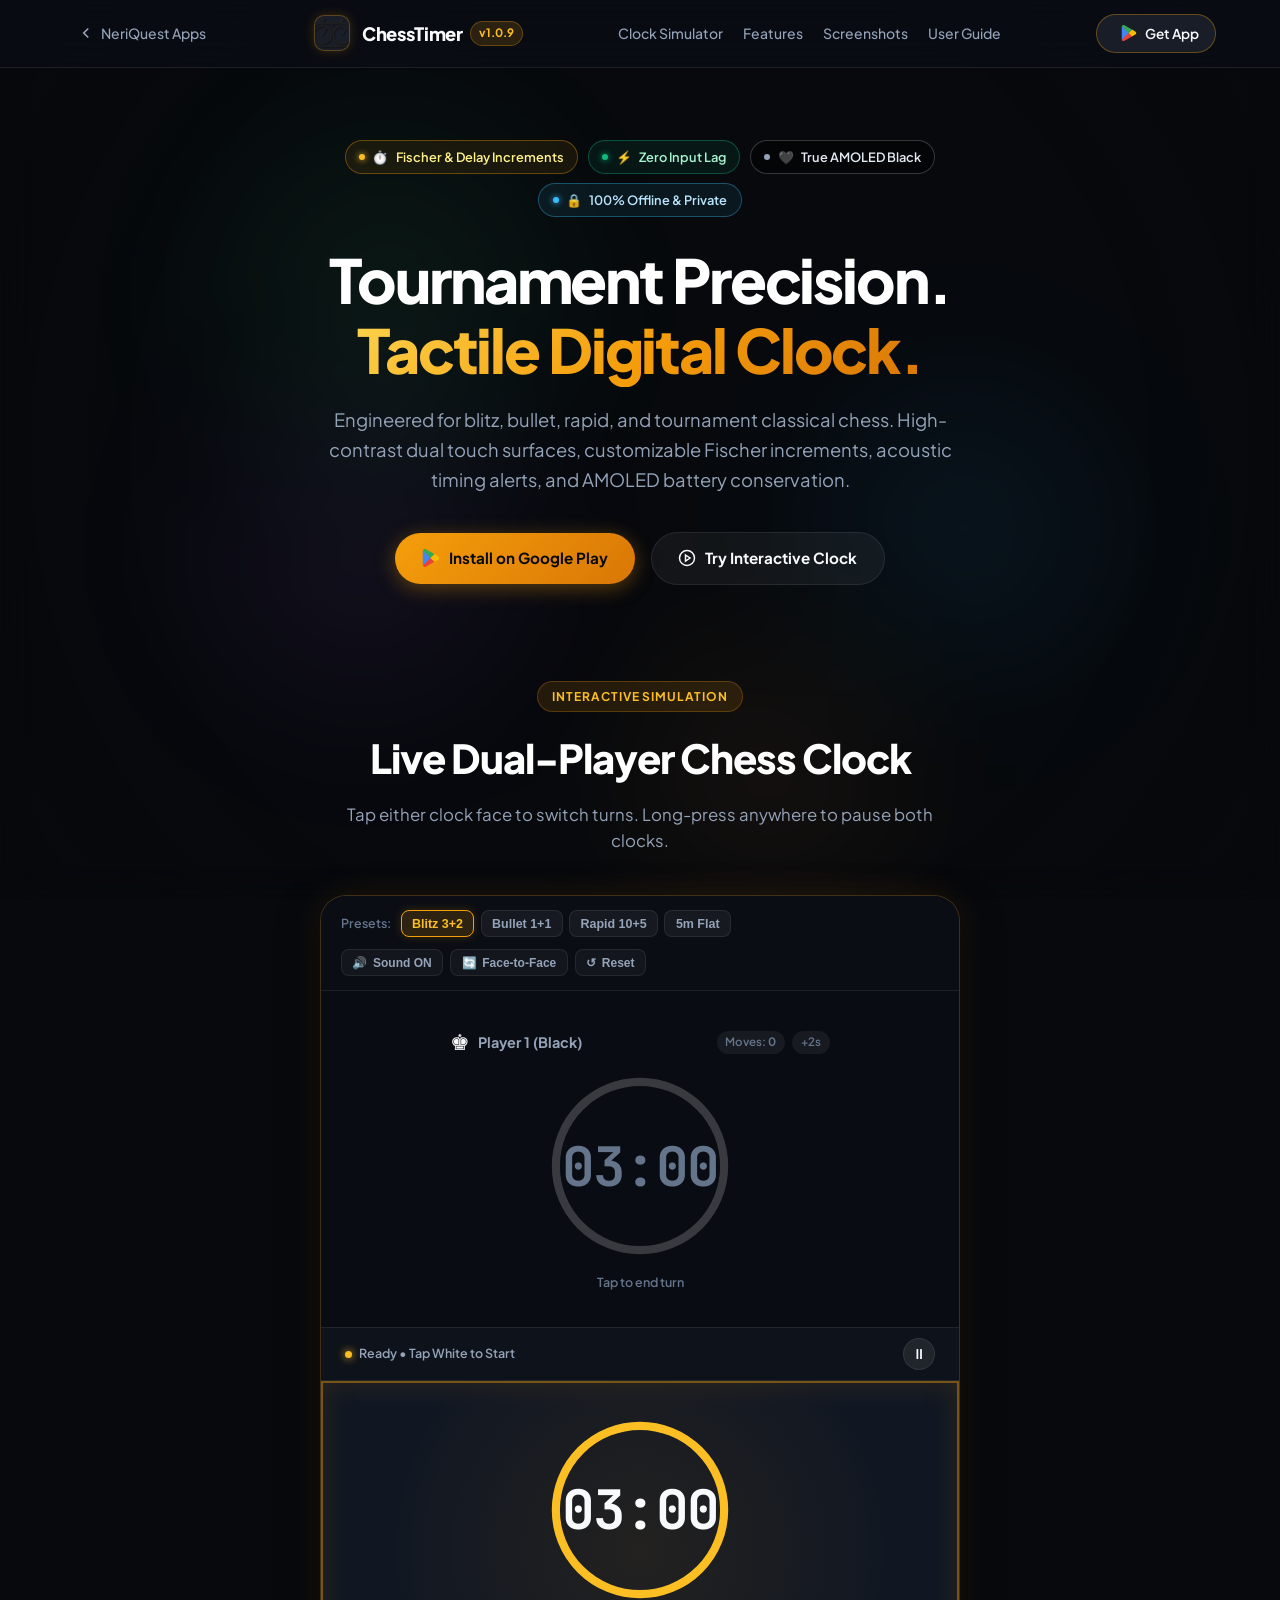
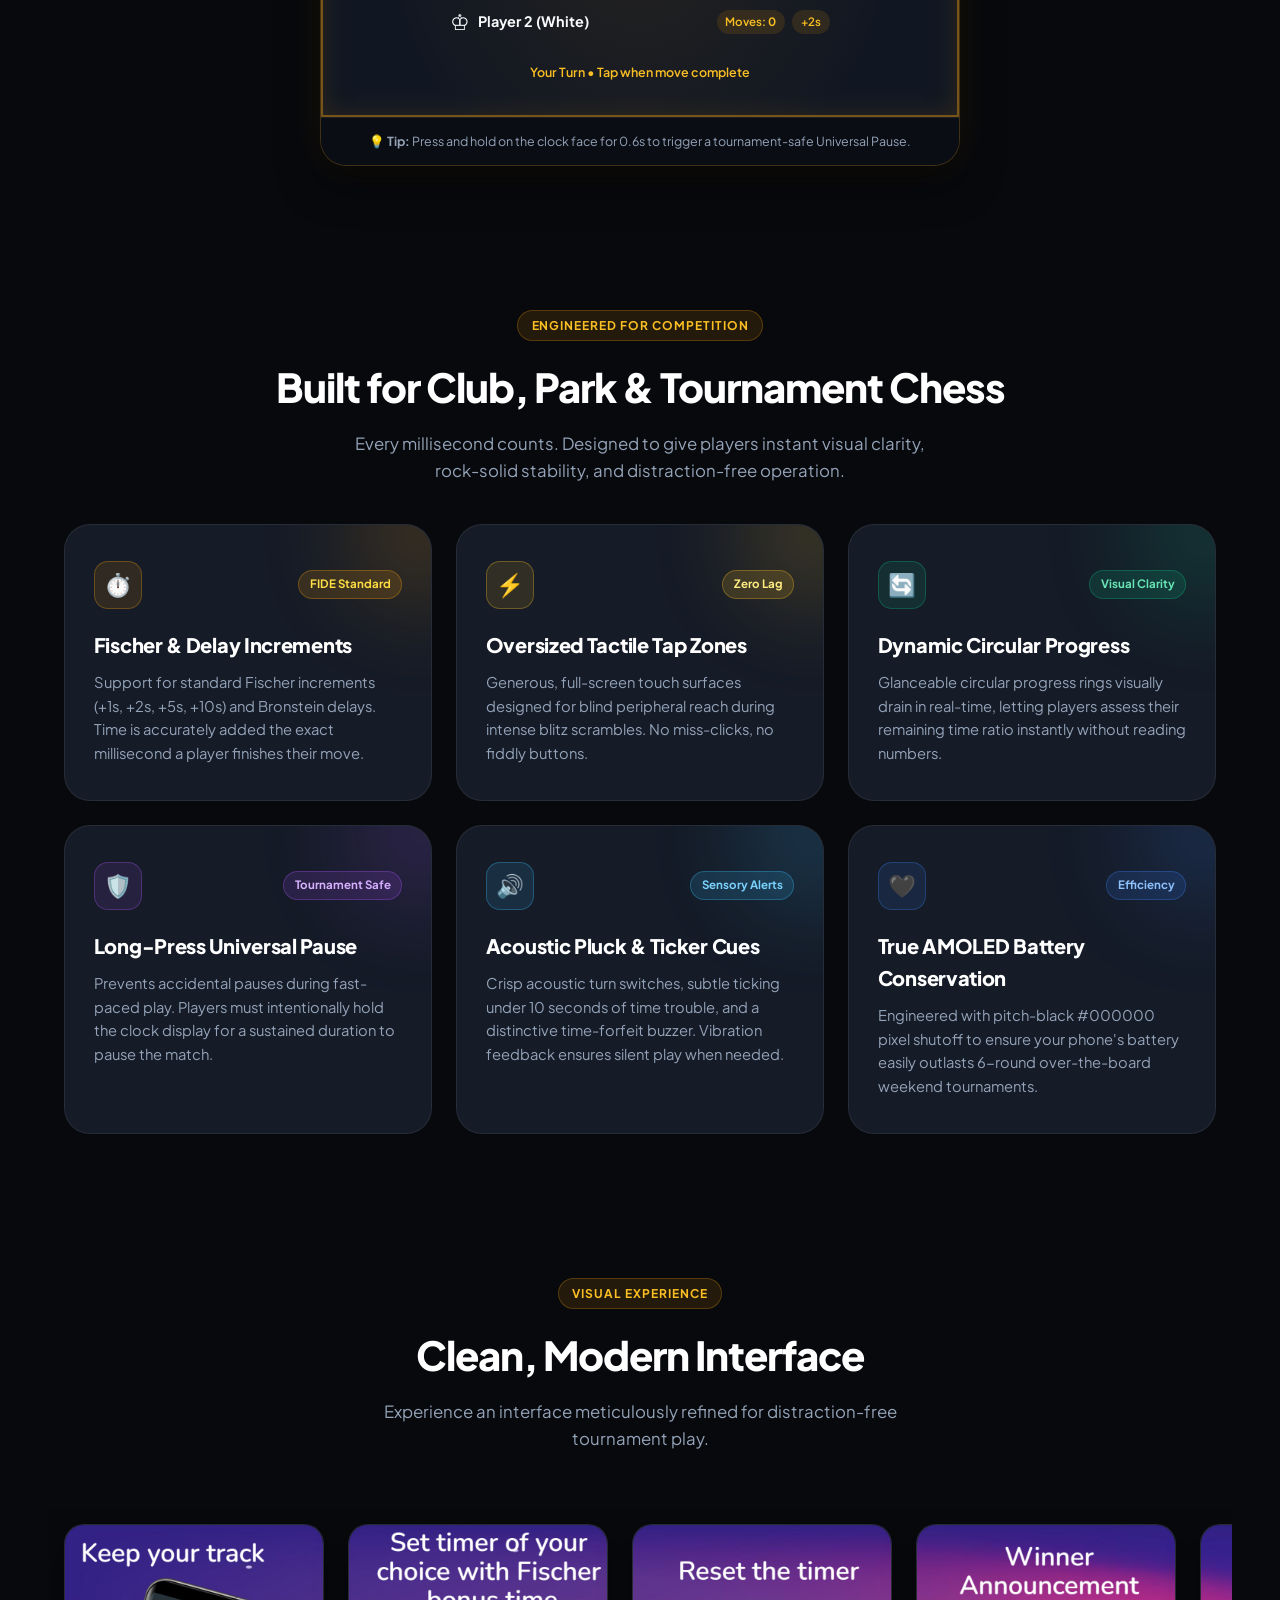
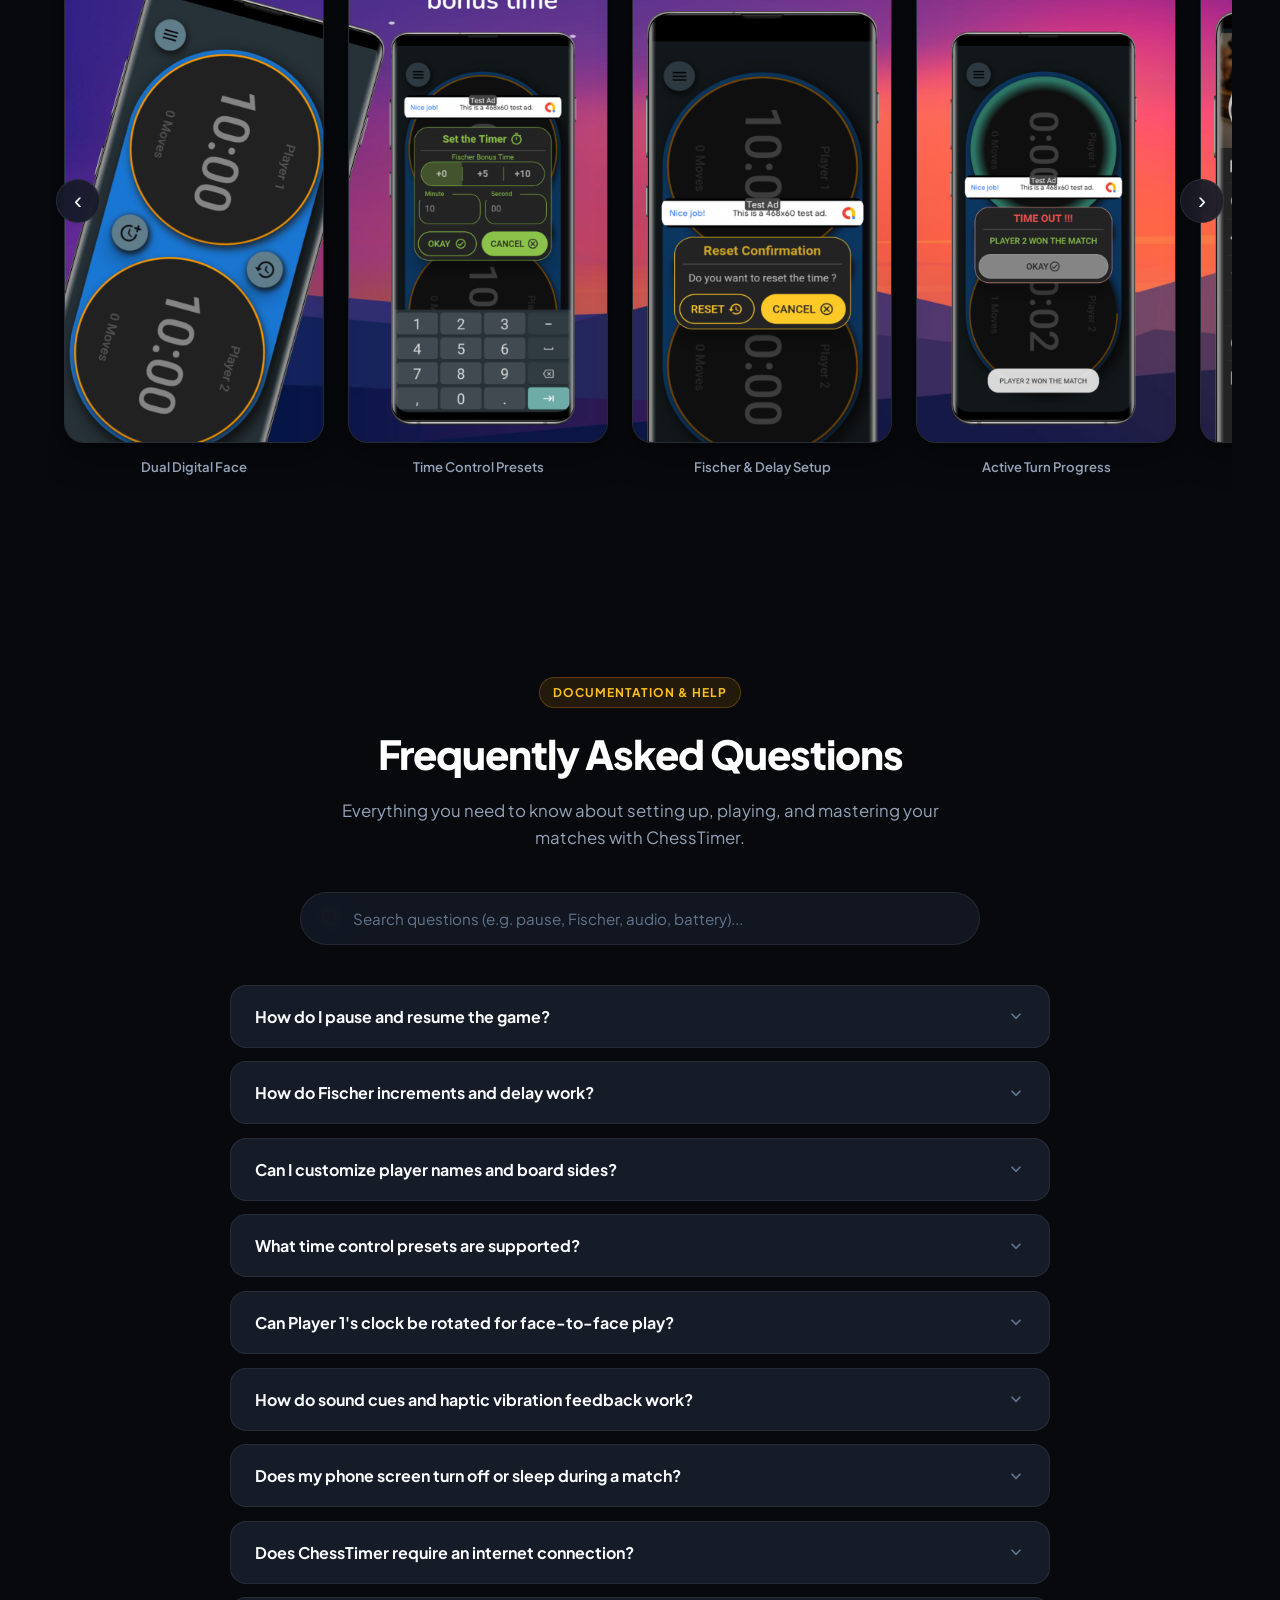
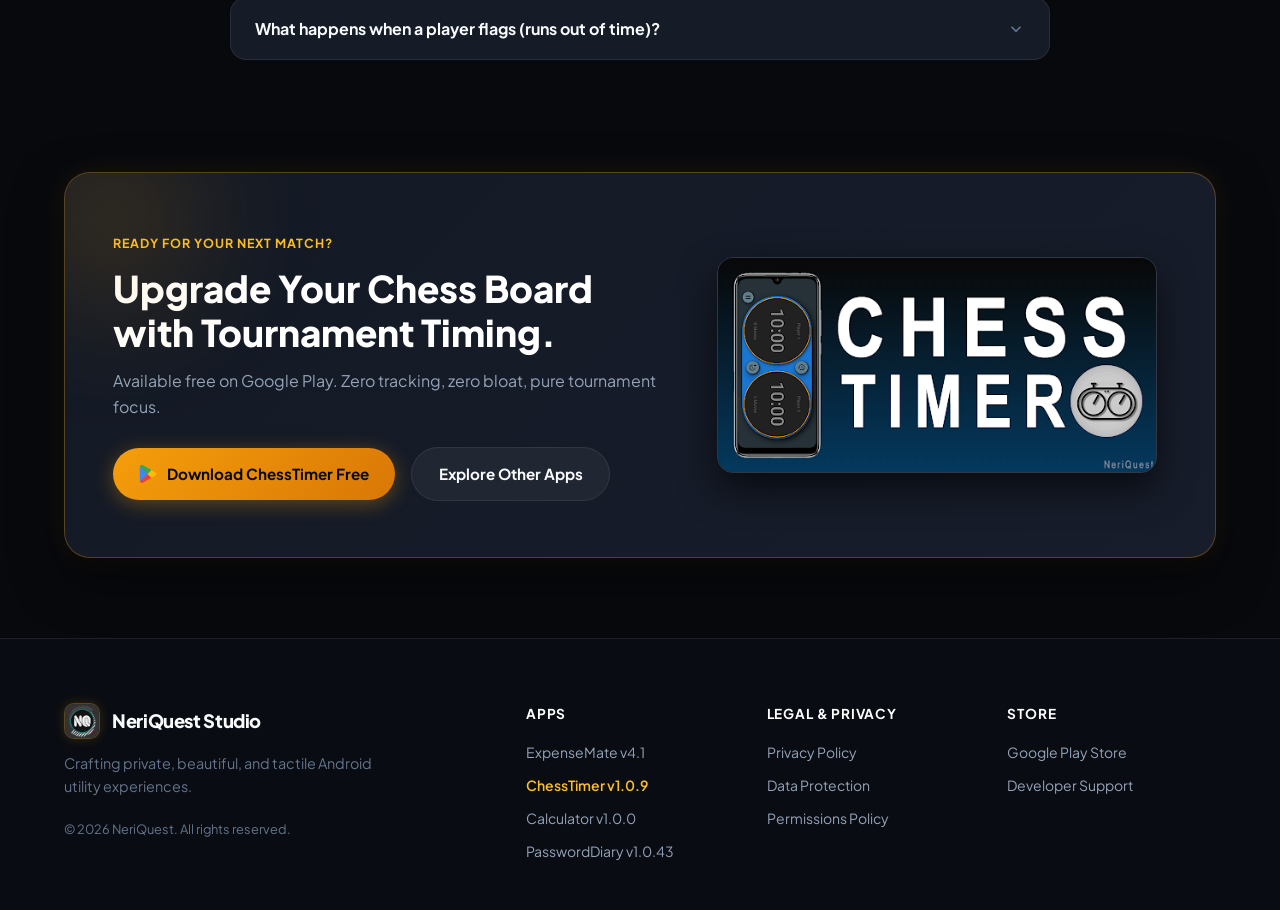
<file: chesstimer/index.html>
<!DOCTYPE html>
<html lang="en">
<head>
  <meta charset="UTF-8">
  <meta name="viewport" content="width=device-width, initial-scale=1.0, maximum-scale=1.0, user-scalable=no, viewport-fit=cover">
  <title>ChessTimer - Tournament Digital Chess Clock by NeriQuest</title>
  <meta name="description" content="Precision timing for blitz, bullet, rapid, and tournament chess. ChessTimer features customizable Fischer increments, acoustic timing alerts, AMOLED dark mode, and an intuitive dual-tap face.">
  <link rel="preconnect" href="https://fonts.googleapis.com">
  <link rel="preconnect" href="https://fonts.gstatic.com" crossorigin>
  <link href="https://fonts.googleapis.com/css2?family=Plus+Jakarta+Sans:wght@400;500;600;700;800;900&family=JetBrains+Mono:wght@400;500;600;700&display=swap" rel="stylesheet">
  <link rel="stylesheet" href="style.css">
  <link rel="icon" type="image/png" href="../images/chesstimer/chessLogo.png">
</head>
<body>

  <!-- Dynamic Floating Blurred Frosted Color Glows (Aurora Ambient System) -->
  <div class="ambient-glow-wrapper" aria-hidden="true">
    <div class="ambient-glow glow-1" id="glowOrb1"></div>
    <div class="ambient-glow glow-2" id="glowOrb2"></div>
    <div class="ambient-glow glow-3" id="glowOrb3"></div>
    <div class="ambient-glow glow-4" id="glowOrb4"></div>
    <div class="ambient-frosted-diffuser"></div>
  </div>

  <!-- Navigation Bar -->
  <header class="navbar">
    <div class="nav-container">
      <a href="../" class="back-link" title="Back to NeriQuest Studio">
        <svg class="back-link-icon" width="18" height="18" viewBox="0 0 24 24" fill="none" stroke="currentColor" stroke-width="2.2"><path d="m15 18-6-6 6-6"/></svg>
        <span class="back-link-text">NeriQuest Apps</span>
      </a>

      <div class="brand">
        <div class="nav-logo-box">
          <img src="../images/chesstimer/chessLogo.png" alt="ChessTimer Icon" class="nav-logo">
        </div>
        <div class="brand-info">
          <span class="brand-name">ChessTimer</span>
          <span class="brand-version">v1.0.9</span>
        </div>
      </div>

      <nav class="nav-links">
        <a href="#simulator">Clock Simulator</a>
        <a href="#features">Features</a>
        <a href="#screenshots">Screenshots</a>
        <a href="#userguide">User Guide</a>
      </nav>

      <a href="https://play.google.com/store/apps/details?id=neriquest.chesstimer" target="_blank" rel="noopener noreferrer" class="btn-topbar-cta" title="Download on Google Play">
        <span class="topbar-cta-glow"></span>
        <svg class="topbar-cta-icon" viewBox="0 0 466 512" aria-hidden="true">
          <path fill="#EA4335" d="M199.9 237.8 1.4 470.17c7.22 24.57 30.16 41.81 55.8 41.81 11.16 0 20.93-2.79 29.3-8.37l244.16-139.46L199.9 237.8z"/>
          <path fill="#FBBC04" d="m433.91 205.1-104.65-60-111.61 110.22 113.01 108.83 104.64-58.6c18.14-9.77 30.7-29.3 30.7-50.23-1.4-20.93-13.95-40.46-32.09-50.22z"/>
          <path fill="#34A853" d="M199.42 273.45 329.27 145.1 87.9 8.37C79.53 2.79 68.36 0 57.2 0 30.7 0 6.98 18.14 1.4 41.86l198.02 231.59z"/>
          <path fill="#4285F4" d="M1.39 41.86C0 46.04 0 51.63 0 57.2v397.64c0 5.57 0 9.76 1.4 15.34l216.27-214.86L1.39 41.86z"/>
        </svg>
        <span class="topbar-cta-text">Get App</span>
      </a>
    </div>
  </header>

  <main>
    <!-- Hero Section -->
    <section class="hero-section">
      <div class="container hero-content">
        <!-- Capability Chips -->
        <div class="hero-chips-container">
          <div class="hero-chip chip-amber">
            <span class="chip-dot"></span>
            <span class="chip-icon">⏱️</span>
            <span>Fischer & Delay Increments</span>
          </div>
          <div class="hero-chip chip-emerald">
            <span class="chip-dot"></span>
            <span class="chip-icon">⚡</span>
            <span>Zero Input Lag</span>
          </div>
          <div class="hero-chip chip-amoled">
            <span class="chip-dot"></span>
            <span class="chip-icon">🖤</span>
            <span>True AMOLED Black</span>
          </div>
          <div class="hero-chip chip-offline">
            <span class="chip-dot"></span>
            <span class="chip-icon">🔒</span>
            <span>100% Offline & Private</span>
          </div>
        </div>

        <h1 class="hero-title">
          Tournament Precision.<br>
          <span class="text-gradient-amber">Tactile Digital Clock.</span>
        </h1>

        <p class="hero-subtitle">
          Engineered for blitz, bullet, rapid, and tournament classical chess. High-contrast dual touch surfaces, customizable Fischer increments, acoustic timing alerts, and AMOLED battery conservation.
        </p>

        <!-- CTA Buttons -->
        <div class="hero-cta-group">
          <a href="https://play.google.com/store/apps/details?id=neriquest.chesstimer" target="_blank" rel="noopener noreferrer" class="btn btn-primary btn-cta-glow">
            <svg class="play-store-svg" viewBox="0 0 466 512" aria-hidden="true">
              <path fill="#EA4335" d="M199.9 237.8 1.4 470.17c7.22 24.57 30.16 41.81 55.8 41.81 11.16 0 20.93-2.79 29.3-8.37l244.16-139.46L199.9 237.8z"/>
              <path fill="#FBBC04" d="m433.91 205.1-104.65-60-111.61 110.22 113.01 108.83 104.64-58.6c18.14-9.77 30.7-29.3 30.7-50.23-1.4-20.93-13.95-40.46-32.09-50.22z"/>
              <path fill="#34A853" d="M199.42 273.45 329.27 145.1 87.9 8.37C79.53 2.79 68.36 0 57.2 0 30.7 0 6.98 18.14 1.4 41.86l198.02 231.59z"/>
              <path fill="#4285F4" d="M1.39 41.86C0 46.04 0 51.63 0 57.2v397.64c0 5.57 0 9.76 1.4 15.34l216.27-214.86L1.39 41.86z"/>
            </svg>
            <span>Install on Google Play</span>
          </a>
          <a href="#simulator" class="btn btn-secondary">
            <svg width="18" height="18" viewBox="0 0 24 24" fill="none" stroke="currentColor" stroke-width="2"><circle cx="12" cy="12" r="10"/><polygon points="10 8 16 12 10 16 10 8"/></svg>
            <span>Try Interactive Clock</span>
          </a>
        </div>
      </div>
    </section>

    <!-- Interactive Chess Clock Simulator Section -->
    <section id="simulator" class="simulator-section">
      <div class="container">
        <div class="section-header text-center">
          <div class="section-tag-chip">Interactive Simulation</div>
          <h2 class="section-title">Live Dual-Player Chess Clock</h2>
          <p class="section-desc">Tap either clock face to switch turns. Long-press anywhere to pause both clocks.</p>
        </div>

        <div class="clock-simulator-card">
          <!-- Simulator Controls Toolbar -->
          <div class="sim-toolbar">
            <div class="sim-presets">
              <span class="sim-label">Presets:</span>
              <button class="preset-btn active" data-time="180" data-inc="2">Blitz 3+2</button>
              <button class="preset-btn" data-time="60" data-inc="1">Bullet 1+1</button>
              <button class="preset-btn" data-time="600" data-inc="5">Rapid 10+5</button>
              <button class="preset-btn" data-time="300" data-inc="0">5m Flat</button>
            </div>
            <div class="sim-actions">
              <button class="tool-btn" id="soundToggleBtn" title="Toggle Sound Feedback">
                <span class="tool-icon" id="soundIcon">🔊</span>
                <span class="tool-text">Sound ON</span>
              </button>
              <button class="tool-btn" id="flipViewBtn" title="Invert Player 1 for Face-to-Face Play">
                <span class="tool-icon">🔄</span>
                <span class="tool-text">Face-to-Face</span>
              </button>
              <button class="tool-btn btn-reset" id="resetClockBtn" title="Reset Match">
                <span class="tool-icon">↺</span>
                <span class="tool-text">Reset</span>
              </button>
            </div>
          </div>

          <!-- Dual Clock Board -->
          <div class="dual-clock-frame" id="clockBoard">
            <!-- Player 1 (Top / Black / Invertible) -->
            <div class="player-panel player-1" id="player1Panel" role="button" tabindex="0" aria-label="Player 1 Clock, tap to end turn">
              <div class="player-header">
                <div class="player-identity">
                  <span class="player-avatar">♚</span>
                  <span class="player-name" id="p1Name">Player 1 (Black)</span>
                </div>
                <div class="player-stats">
                  <span class="stat-badge move-badge">Moves: <strong id="p1Moves">0</strong></span>
                  <span class="stat-badge inc-badge">+<span id="p1Inc">2</span>s</span>
                </div>
              </div>

              <div class="clock-display-wrap">
                <div class="progress-ring-container">
                  <svg class="progress-ring" viewBox="0 0 140 140">
                    <circle class="ring-bg" cx="70" cy="70" r="62"/>
                    <circle class="ring-indicator ring-p1" id="p1Ring" cx="70" cy="70" r="62" stroke-dasharray="390" stroke-dashoffset="0"/>
                  </svg>
                </div>
                <div class="digital-time" id="p1Time">03:00</div>
              </div>

              <div class="tap-hint" id="p1Hint">Tap to end turn</div>
            </div>

            <!-- Match Divider Bar & Pause Status -->
            <div class="clock-divider">
              <div class="match-status-pill" id="matchStatusPill">
                <span class="status-dot"></span>
                <span id="matchStatusText">Ready • Tap White to Start</span>
              </div>
              <button class="btn-divider-pause" id="pauseCenterBtn" title="Long press anywhere or tap here to pause">
                <span id="pauseIcon">⏸</span>
              </button>
            </div>

            <!-- Player 2 (Bottom / White) -->
            <div class="player-panel player-2 active-turn" id="player2Panel" role="button" tabindex="0" aria-label="Player 2 Clock, tap to end turn">
              <div class="clock-display-wrap">
                <div class="progress-ring-container">
                  <svg class="progress-ring" viewBox="0 0 140 140">
                    <circle class="ring-bg" cx="70" cy="70" r="62"/>
                    <circle class="ring-indicator ring-p2" id="p2Ring" cx="70" cy="70" r="62" stroke-dasharray="390" stroke-dashoffset="0"/>
                  </svg>
                </div>
                <div class="digital-time" id="p2Time">03:00</div>
              </div>

              <div class="player-header">
                <div class="player-identity">
                  <span class="player-avatar">♔</span>
                  <span class="player-name" id="p2Name">Player 2 (White)</span>
                </div>
                <div class="player-stats">
                  <span class="stat-badge move-badge">Moves: <strong id="p2Moves">0</strong></span>
                  <span class="stat-badge inc-badge">+<span id="p2Inc">2</span>s</span>
                </div>
              </div>

              <div class="tap-hint" id="p2Hint">Your Turn • Tap when move complete</div>
            </div>

            <!-- Floating Long-Press Pause Toast Notification -->
            <div class="sim-toast" id="simToast" aria-live="polite">Game Paused</div>
          </div>

          <!-- Bottom Micro Instructions -->
          <div class="sim-footer-note">
            <span>💡 <strong>Tip:</strong> Press and hold on the clock face for 0.6s to trigger a tournament-safe Universal Pause.</span>
          </div>
        </div>
      </div>
    </section>

    <!-- Feature Suite Section -->
    <section id="features" class="features-section">
      <div class="container">
        <div class="section-header text-center">
          <div class="section-tag-chip">Engineered for Competition</div>
          <h2 class="section-title">Built for Club, Park & Tournament Chess</h2>
          <p class="section-desc">Every millisecond counts. Designed to give players instant visual clarity, rock-solid stability, and distraction-free operation.</p>
        </div>

        <div class="features-grid">
          <!-- Feature 1: Fischer Increments -->
          <div class="feature-card">
            <div class="feature-card-glow glow-amber"></div>
            <div class="feature-header">
              <div class="feature-icon-box icon-amber">
                <span>⏱️</span>
              </div>
              <span class="feature-tag tag-amber">FIDE Standard</span>
            </div>
            <h3 class="feature-title">Fischer & Delay Increments</h3>
            <p class="feature-text">Support for standard Fischer increments (+1s, +2s, +5s, +10s) and Bronstein delays. Time is accurately added the exact millisecond a player finishes their move.</p>
          </div>

          <!-- Feature 2: High-Contrast Dual Touch -->
          <div class="feature-card">
            <div class="feature-card-glow glow-gold"></div>
            <div class="feature-header">
              <div class="feature-icon-box icon-gold">
                <span>⚡</span>
              </div>
              <span class="feature-tag tag-gold">Zero Lag</span>
            </div>
            <h3 class="feature-title">Oversized Tactile Tap Zones</h3>
            <p class="feature-text">Generous, full-screen touch surfaces designed for blind peripheral reach during intense blitz scrambles. No miss-clicks, no fiddly buttons.</p>
          </div>

          <!-- Feature 3: Circular Progress Rings -->
          <div class="feature-card">
            <div class="feature-card-glow glow-emerald"></div>
            <div class="feature-header">
              <div class="feature-icon-box icon-emerald">
                <span>🔄</span>
              </div>
              <span class="feature-tag tag-emerald">Visual Clarity</span>
            </div>
            <h3 class="feature-title">Dynamic Circular Progress</h3>
            <p class="feature-text">Glanceable circular progress rings visually drain in real-time, letting players assess their remaining time ratio instantly without reading numbers.</p>
          </div>

          <!-- Feature 4: Universal Long-Press Pause -->
          <div class="feature-card">
            <div class="feature-card-glow glow-purple"></div>
            <div class="feature-header">
              <div class="feature-icon-box icon-purple">
                <span>🛡️</span>
              </div>
              <span class="feature-tag tag-purple">Tournament Safe</span>
            </div>
            <h3 class="feature-title">Long-Press Universal Pause</h3>
            <p class="feature-text">Prevents accidental pauses during fast-paced play. Players must intentionally hold the clock display for a sustained duration to pause the match.</p>
          </div>

          <!-- Feature 5: Acoustic & Haptic Cues -->
          <div class="feature-card">
            <div class="feature-card-glow glow-cyan"></div>
            <div class="feature-header">
              <div class="feature-icon-box icon-cyan">
                <span>🔊</span>
              </div>
              <span class="feature-tag tag-cyan">Sensory Alerts</span>
            </div>
            <h3 class="feature-title">Acoustic Pluck & Ticker Cues</h3>
            <p class="feature-text">Crisp acoustic turn switches, subtle ticking under 10 seconds of time trouble, and a distinctive time-forfeit buzzer. Vibration feedback ensures silent play when needed.</p>
          </div>

          <!-- Feature 6: True AMOLED Power Saver -->
          <div class="feature-card">
            <div class="feature-card-glow glow-blue"></div>
            <div class="feature-header">
              <div class="feature-icon-box icon-blue">
                <span>🖤</span>
              </div>
              <span class="feature-tag tag-blue">Efficiency</span>
            </div>
            <h3 class="feature-title">True AMOLED Battery Conservation</h3>
            <p class="feature-text">Engineered with pitch-black #000000 pixel shutoff to ensure your phone's battery easily outlasts 6-round over-the-board weekend tournaments.</p>
          </div>
        </div>
      </div>
    </section>

    <!-- Screenshot Gallery Section -->
    <section id="screenshots" class="screenshots-section">
      <div class="container">
        <div class="section-header text-center">
          <div class="section-tag-chip">Visual Experience</div>
          <h2 class="section-title">Clean, Modern Interface</h2>
          <p class="section-desc">Experience an interface meticulously refined for distraction-free tournament play.</p>
        </div>

        <div class="gallery-wrapper">
          <button class="gallery-nav-btn prev-btn" id="prevGalleryBtn" aria-label="Previous screenshot">‹</button>
          
          <div class="gallery-track" id="galleryTrack">
            <div class="gallery-card">
              <div class="gallery-frame">
                <img src="../images/chesstimer/chessSS1.png" alt="ChessTimer Clock Face" loading="lazy">
              </div>
              <span class="gallery-caption">Dual Digital Face</span>
            </div>
            <div class="gallery-card">
              <div class="gallery-frame">
                <img src="../images/chesstimer/chessSS2.png" alt="ChessTimer Time Controls" loading="lazy">
              </div>
              <span class="gallery-caption">Time Control Presets</span>
            </div>
            <div class="gallery-card">
              <div class="gallery-frame">
                <img src="../images/chesstimer/chessSS3.png" alt="ChessTimer Delay Modes" loading="lazy">
              </div>
              <span class="gallery-caption">Fischer & Delay Setup</span>
            </div>
            <div class="gallery-card">
              <div class="gallery-frame">
                <img src="../images/chesstimer/chessSS4.png" alt="ChessTimer In Progress" loading="lazy">
              </div>
              <span class="gallery-caption">Active Turn Progress</span>
            </div>
            <div class="gallery-card">
              <div class="gallery-frame">
                <img src="../images/chesstimer/chessSS5.png" alt="ChessTimer AMOLED Mode" loading="lazy">
              </div>
              <span class="gallery-caption">AMOLED Low Power</span>
            </div>
            <div class="gallery-card">
              <div class="gallery-frame">
                <img src="../images/chesstimer/chessSS6.png" alt="ChessTimer Settings" loading="lazy">
              </div>
              <span class="gallery-caption">Audio & Haptic Toggles</span>
            </div>
            <div class="gallery-card">
              <div class="gallery-frame">
                <img src="../images/chesstimer/chessSS7.png" alt="ChessTimer Preset Selection" loading="lazy">
              </div>
              <span class="gallery-caption">Custom Match Profiles</span>
            </div>
          </div>

          <button class="gallery-nav-btn next-btn" id="nextGalleryBtn" aria-label="Next screenshot">›</button>
        </div>

        <div class="gallery-dots" id="galleryDots"></div>
      </div>
    </section>

    <!-- Searchable User Guide / FAQ Section -->
    <section id="userguide" class="userguide-section">
      <div class="container">
        <div class="section-header text-center">
          <div class="section-tag-chip">Documentation & Help</div>
          <h2 class="section-title">Frequently Asked Questions</h2>
          <p class="section-desc">Everything you need to know about setting up, playing, and mastering your matches with ChessTimer.</p>
        </div>

        <!-- Live FAQ Search -->
        <div class="faq-search-wrap">
          <svg class="search-icon" width="20" height="20" viewBox="0 0 24 24" fill="none" stroke="currentColor" stroke-width="2"><circle cx="11" cy="11" r="8"/><path d="m21 21-4.3-4.3"/></svg>
          <input type="text" id="faqSearchInput" class="faq-search-input" placeholder="Search questions (e.g. pause, Fischer, audio, battery)..." autocomplete="off">
        </div>

        <!-- Accordion FAQ Items -->
        <div class="faq-accordion" id="faqAccordion">
          <!-- Item 1 -->
          <div class="faq-item" data-keywords="pause resume stop clock long-press universal touch">
            <button class="faq-question">
              <span>How do I pause and resume the game?</span>
              <svg class="faq-chevron" width="18" height="18" viewBox="0 0 24 24" fill="none" stroke="currentColor" stroke-width="2.2"><path d="m6 9 6 6 6-6"/></svg>
            </button>
            <div class="faq-answer">
              <p>To avoid accidental touches during blitz and rapid time trouble, ChessTimer uses a tournament-safe long-press mechanism. Simply press and hold anywhere on the clock display for 0.6 seconds. A confirmation toast will pop up, and the status bar will show "Game Paused". Tap the resume button or clock face to continue playing.</p>
            </div>
          </div>

          <!-- Item 2 -->
          <div class="faq-item" data-keywords="fischer increment delay bronstein seconds add move time">
            <button class="faq-question">
              <span>How do Fischer increments and delay work?</span>
              <svg class="faq-chevron" width="18" height="18" viewBox="0 0 24 24" fill="none" stroke="currentColor" stroke-width="2.2"><path d="m6 9 6 6 6-6"/></svg>
            </button>
            <div class="faq-answer">
              <p>Under Fischer increment mode, whenever a player completes a move and taps the screen, the preset increment time (e.g., +2s, +5s, +10s) is automatically credited back to their remaining clock bank. In delay mode, the countdown is paused for the delay period before subtracting seconds.</p>
            </div>
          </div>

          <!-- Item 3 -->
          <div class="faq-item" data-keywords="player names custom customize handles white black">
            <button class="faq-question">
              <span>Can I customize player names and board sides?</span>
              <svg class="faq-chevron" width="18" height="18" viewBox="0 0 24 24" fill="none" stroke="currentColor" stroke-width="2.2"><path d="m6 9 6 6 6-6"/></svg>
            </button>
            <div class="faq-answer">
              <p>Yes. Tap on the Settings icon before starting a game to customize player names, assign handles, or swap who starts with White or Black pieces.</p>
            </div>
          </div>

          <!-- Item 4 -->
          <div class="faq-item" data-keywords="presets bullet blitz rapid classical time controls minutes fide">
            <button class="faq-question">
              <span>What time control presets are supported?</span>
              <svg class="faq-chevron" width="18" height="18" viewBox="0 0 24 24" fill="none" stroke="currentColor" stroke-width="2.2"><path d="m6 9 6 6 6-6"/></svg>
            </button>
            <div class="faq-answer">
              <p>ChessTimer includes instant 1-tap presets for Bullet (1|0, 1|1, 2|1), Blitz (3|0, 3|2, 5|0, 5|5), Rapid (10|0, 10|5, 15|10), and Classical (30|0). You can also configure any custom minutes, seconds, and bonus increments down to the exact second.</p>
            </div>
          </div>

          <!-- Item 5 -->
          <div class="faq-item" data-keywords="orientation face to face invert upside down players opposite">
            <button class="faq-question">
              <span>Can Player 1's clock be rotated for face-to-face play?</span>
              <svg class="faq-chevron" width="18" height="18" viewBox="0 0 24 24" fill="none" stroke="currentColor" stroke-width="2.2"><path d="m6 9 6 6 6-6"/></svg>
            </button>
            <div class="faq-answer">
              <p>Yes! By default or via the Face-to-Face toggle, Player 1's timer is rotated 180 degrees. When you place your smartphone or tablet flat on the table next to the board, both opponents see their clock perfectly right-side up from their respective chair.</p>
            </div>
          </div>

          <!-- Item 6 -->
          <div class="faq-item" data-keywords="sound tick warning beep vibrate haptics mute silent">
            <button class="faq-question">
              <span>How do sound cues and haptic vibration feedback work?</span>
              <svg class="faq-chevron" width="18" height="18" viewBox="0 0 24 24" fill="none" stroke="currentColor" stroke-width="2.2"><path d="m6 9 6 6 6-6"/></svg>
            </button>
            <div class="faq-answer">
              <p>ChessTimer features crisp wooden pluck sounds on every tap, ticking warning audio when under 10 seconds of time trouble, and a distinctive forfeit buzz on 00:00. In quiet tournament halls, you can mute audio and rely entirely on tactile haptic vibration.</p>
            </div>
          </div>

          <!-- Item 7 -->
          <div class="faq-item" data-keywords="screen sleep timeout wake lock stay awake display">
            <button class="faq-question">
              <span>Does my phone screen turn off or sleep during a match?</span>
              <svg class="faq-chevron" width="18" height="18" viewBox="0 0 24 24" fill="none" stroke="currentColor" stroke-width="2.2"><path d="m6 9 6 6 6-6"/></svg>
            </button>
            <div class="faq-answer">
              <p>Never. The app holds a system wake-lock while a match is in progress or paused, guaranteeing your screen stays illuminated and ready for touch without needing to unlock your phone.</p>
            </div>
          </div>

          <!-- Item 8 -->
          <div class="faq-item" data-keywords="offline internet privacy data tracker permissions wifi">
            <button class="faq-question">
              <span>Does ChessTimer require an internet connection?</span>
              <svg class="faq-chevron" width="18" height="18" viewBox="0 0 24 24" fill="none" stroke="currentColor" stroke-width="2.2"><path d="m6 9 6 6 6-6"/></svg>
            </button>
            <div class="faq-answer">
              <p>No. ChessTimer operates 100% locally on your device. It requests zero invasive permissions, operates flawlessly in airplane mode, and never collects or transmits your personal data.</p>
            </div>
          </div>

          <!-- Item 9 -->
          <div class="faq-item" data-keywords="forfeit flag fall time out 00:00 buzzer game over">
            <button class="faq-question">
              <span>What happens when a player flags (runs out of time)?</span>
              <svg class="faq-chevron" width="18" height="18" viewBox="0 0 24 24" fill="none" stroke="currentColor" stroke-width="2.2"><path d="m6 9 6 6 6-6"/></svg>
            </button>
            <div class="faq-answer">
              <p>The moment a player's clock reaches 00:00, the clock border glows bright red, the timer halts immediately, a forfeit buzzer sounds, and the opponent is declared winner on time.</p>
            </div>
          </div>
        </div>
      </div>
    </section>

    <!-- Bottom CTA Banner -->
    <section class="cta-banner-section">
      <div class="container">
        <div class="cta-banner-card">
          <div class="cta-banner-glow"></div>
          <div class="cta-banner-content">
            <span class="cta-badge">Ready for your next match?</span>
            <h2 class="cta-title">Upgrade Your Chess Board with Tournament Timing.</h2>
            <p class="cta-subtitle">Available free on Google Play. Zero tracking, zero bloat, pure tournament focus.</p>
            <div class="cta-actions">
              <a href="https://play.google.com/store/apps/details?id=neriquest.chesstimer" target="_blank" rel="noopener noreferrer" class="btn btn-primary btn-cta-glow">
                <svg class="play-store-svg" viewBox="0 0 466 512" aria-hidden="true">
                  <path fill="#EA4335" d="M199.9 237.8 1.4 470.17c7.22 24.57 30.16 41.81 55.8 41.81 11.16 0 20.93-2.79 29.3-8.37l244.16-139.46L199.9 237.8z"/>
                  <path fill="#FBBC04" d="m433.91 205.1-104.65-60-111.61 110.22 113.01 108.83 104.64-58.6c18.14-9.77 30.7-29.3 30.7-50.23-1.4-20.93-13.95-40.46-32.09-50.22z"/>
                  <path fill="#34A853" d="M199.42 273.45 329.27 145.1 87.9 8.37C79.53 2.79 68.36 0 57.2 0 30.7 0 6.98 18.14 1.4 41.86l198.02 231.59z"/>
                  <path fill="#4285F4" d="M1.39 41.86C0 46.04 0 51.63 0 57.2v397.64c0 5.57 0 9.76 1.4 15.34l216.27-214.86L1.39 41.86z"/>
                </svg>
                <span>Download ChessTimer Free</span>
              </a>
              <a href="../" class="btn btn-secondary">
                <span>Explore Other Apps</span>
              </a>
            </div>
          </div>
          <div class="cta-banner-media">
            <img src="../images/chesstimer/chessTimer_banner.png" alt="ChessTimer Banner" class="cta-media-img" loading="lazy">
          </div>
        </div>
      </div>
    </section>
  </main>

  <!-- Modern Footer -->
  <footer class="footer">
    <div class="container footer-container">
      <div class="footer-brand-col">
        <a href="../" class="brand">
          <div class="nav-logo-box">
            <img src="../images/neriquest/logo.png" alt="NeriQuest Logo" class="nav-logo">
          </div>
          <span class="brand-name">NeriQuest Studio</span>
        </a>
        <p class="footer-desc">Crafting private, beautiful, and tactile Android utility experiences.</p>
        <span class="copyright">© 2026 NeriQuest. All rights reserved.</span>
      </div>

      <div class="footer-links-grid">
        <div class="footer-col">
          <span class="footer-heading">Apps</span>
          <a href="../expensemate/">ExpenseMate v4.1</a>
          <a href="../chesstimer/" class="active-footer-link">ChessTimer v1.0.9</a>
          <a href="../calculator/">Calculator v1.0.0</a>
          <a href="../passworddiary/">PasswordDiary v1.0.43</a>
        </div>
        <div class="footer-col">
          <span class="footer-heading">Legal & Privacy</span>
          <a href="../privacypolicy/">Privacy Policy</a>
          <a href="../privacypolicy/#security">Data Protection</a>
          <a href="../privacypolicy/#permissions">Permissions Policy</a>
        </div>
        <div class="footer-col">
          <span class="footer-heading">Store</span>
          <a href="https://play.google.com/store/apps/details?id=neriquest.chesstimer" target="_blank" rel="noopener noreferrer">Google Play Store</a>
          <a href="mailto:neriquest@gmail.com">Developer Support</a>
        </div>
      </div>
    </div>
  </footer>

  <script src="app.js"></script>
</body>
</html>
</file>
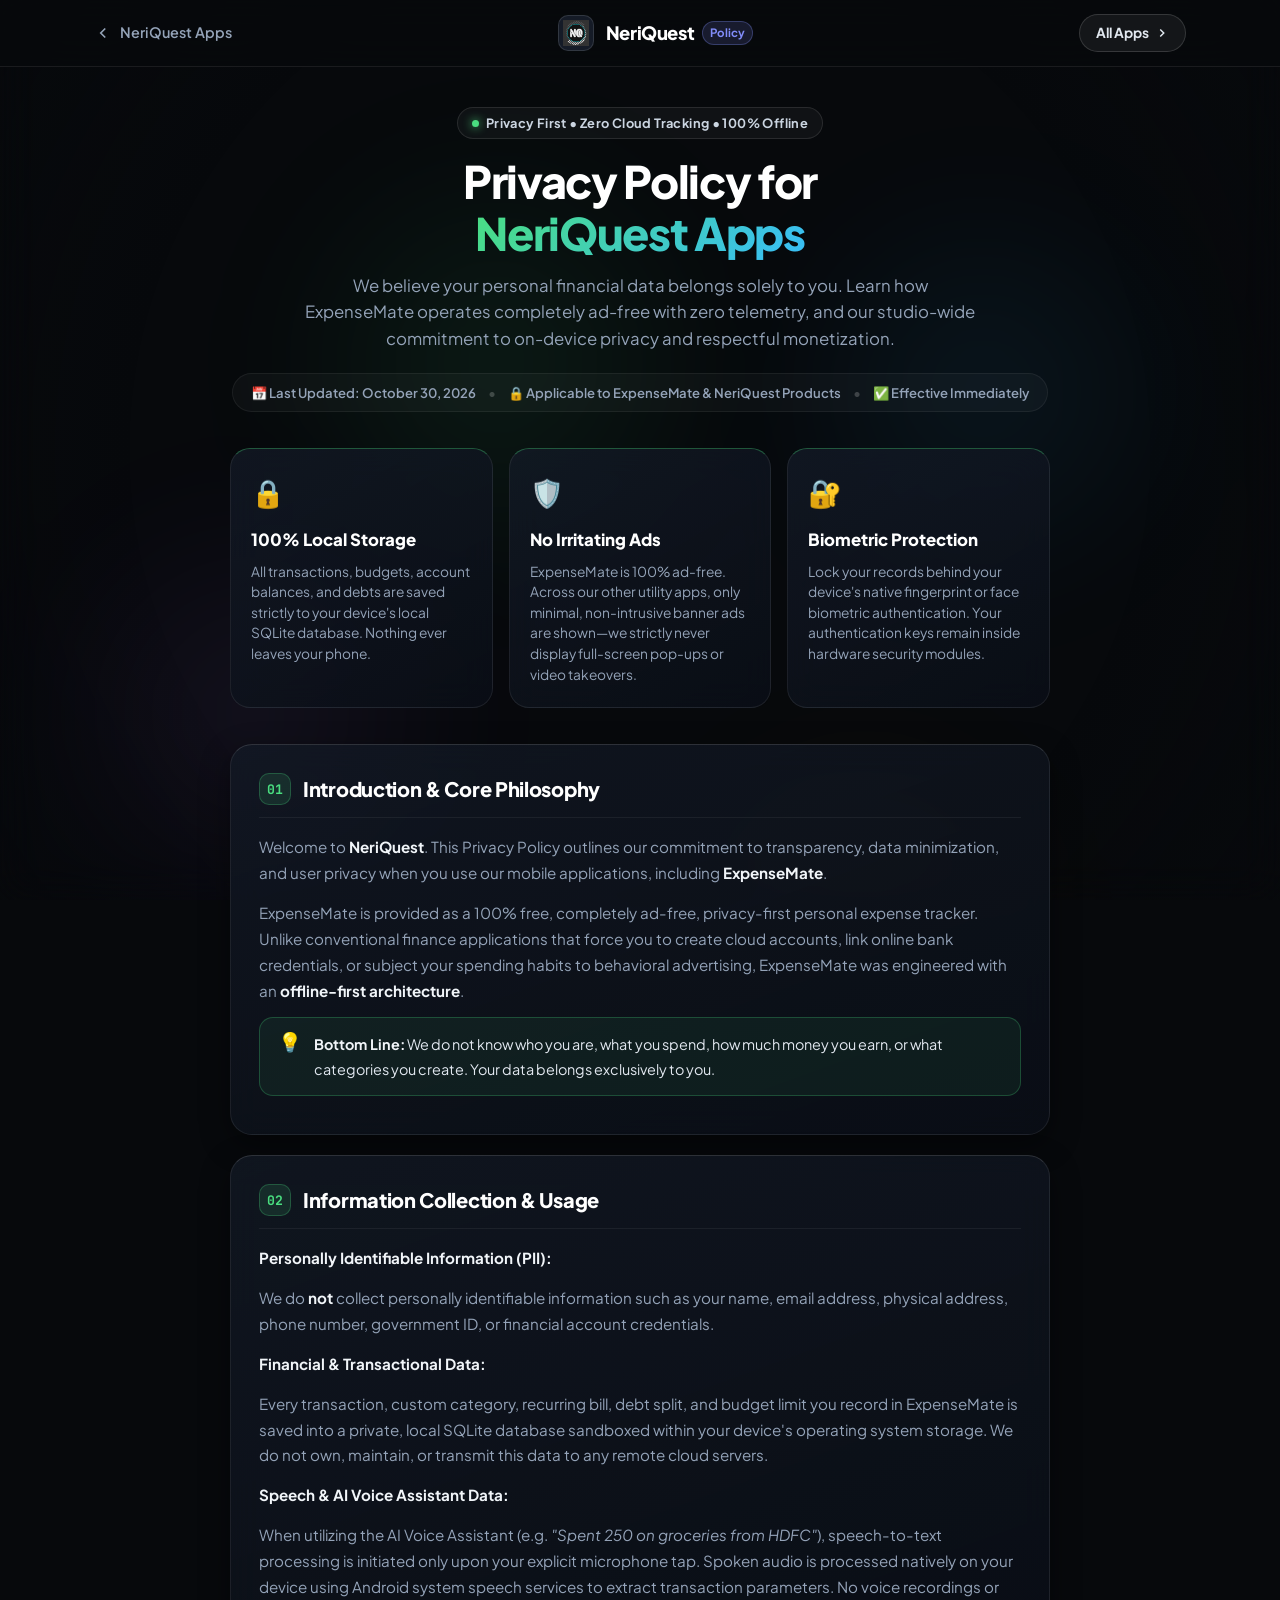
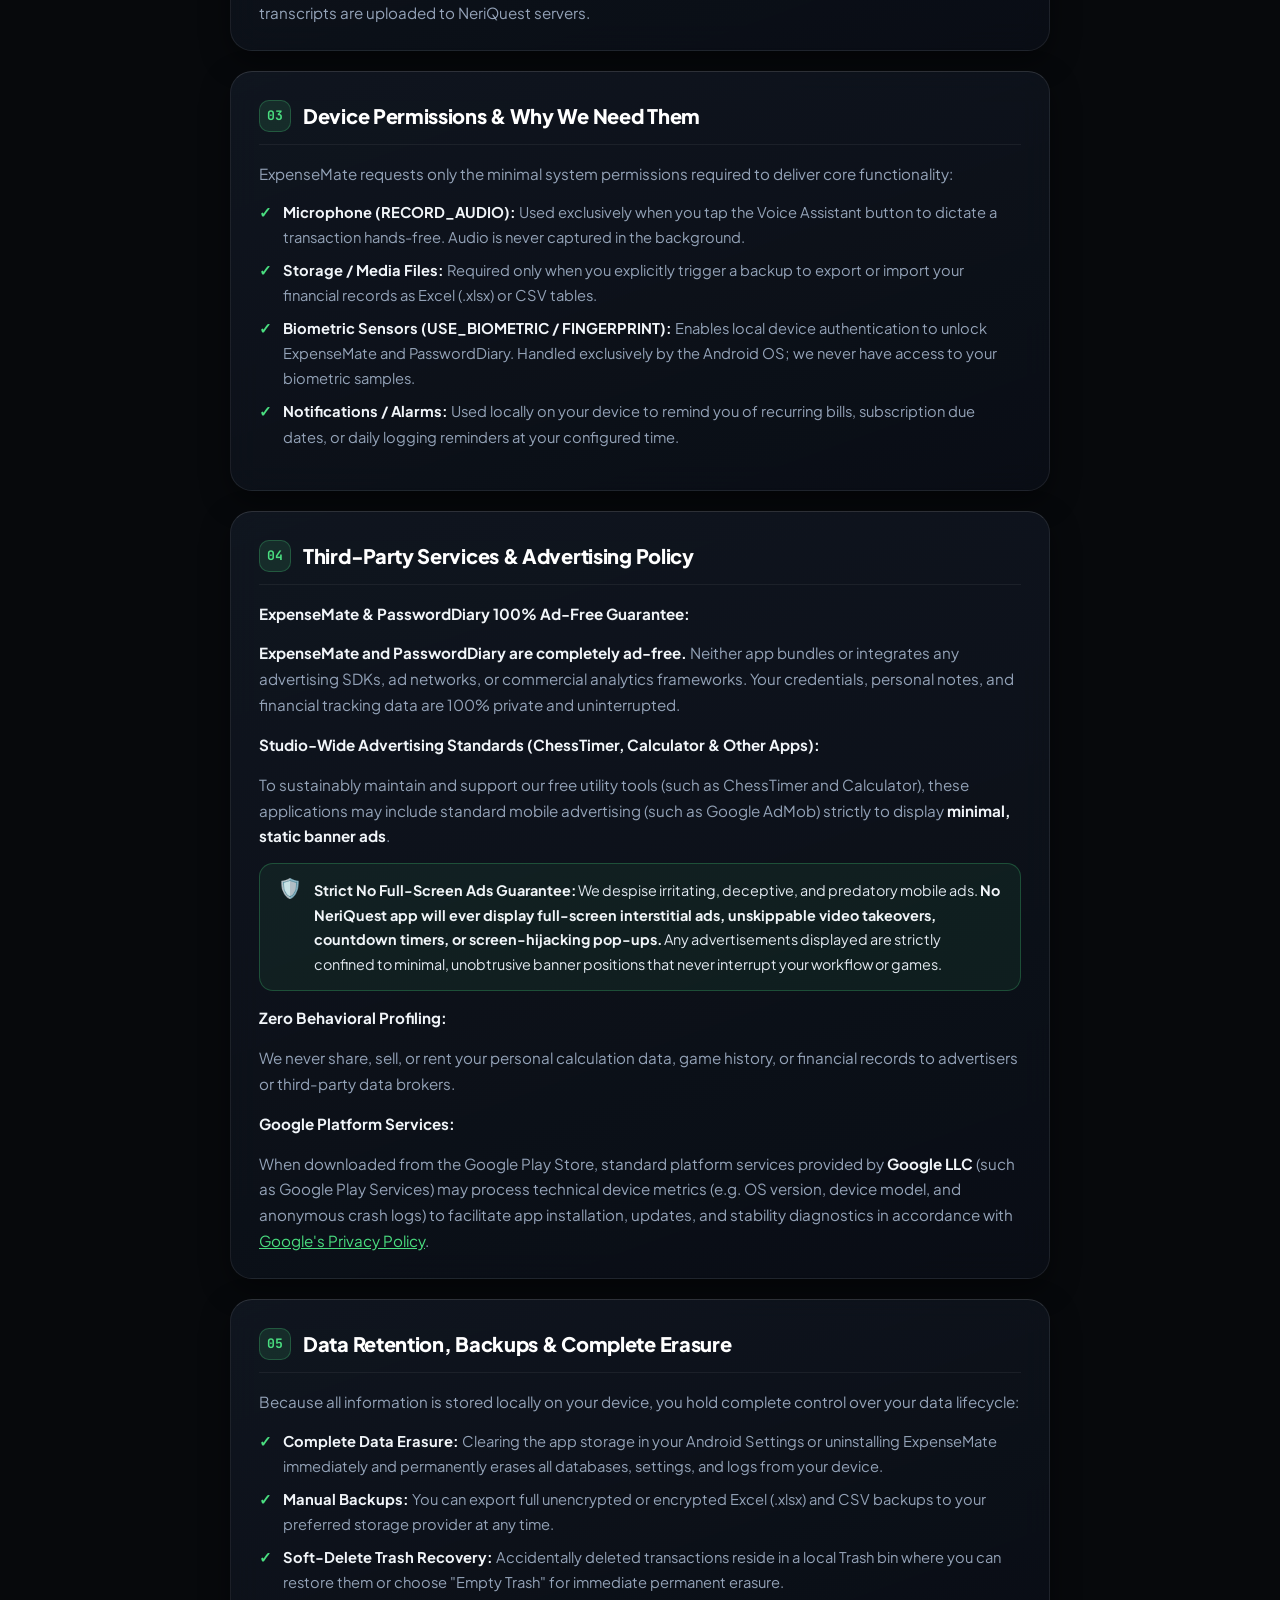
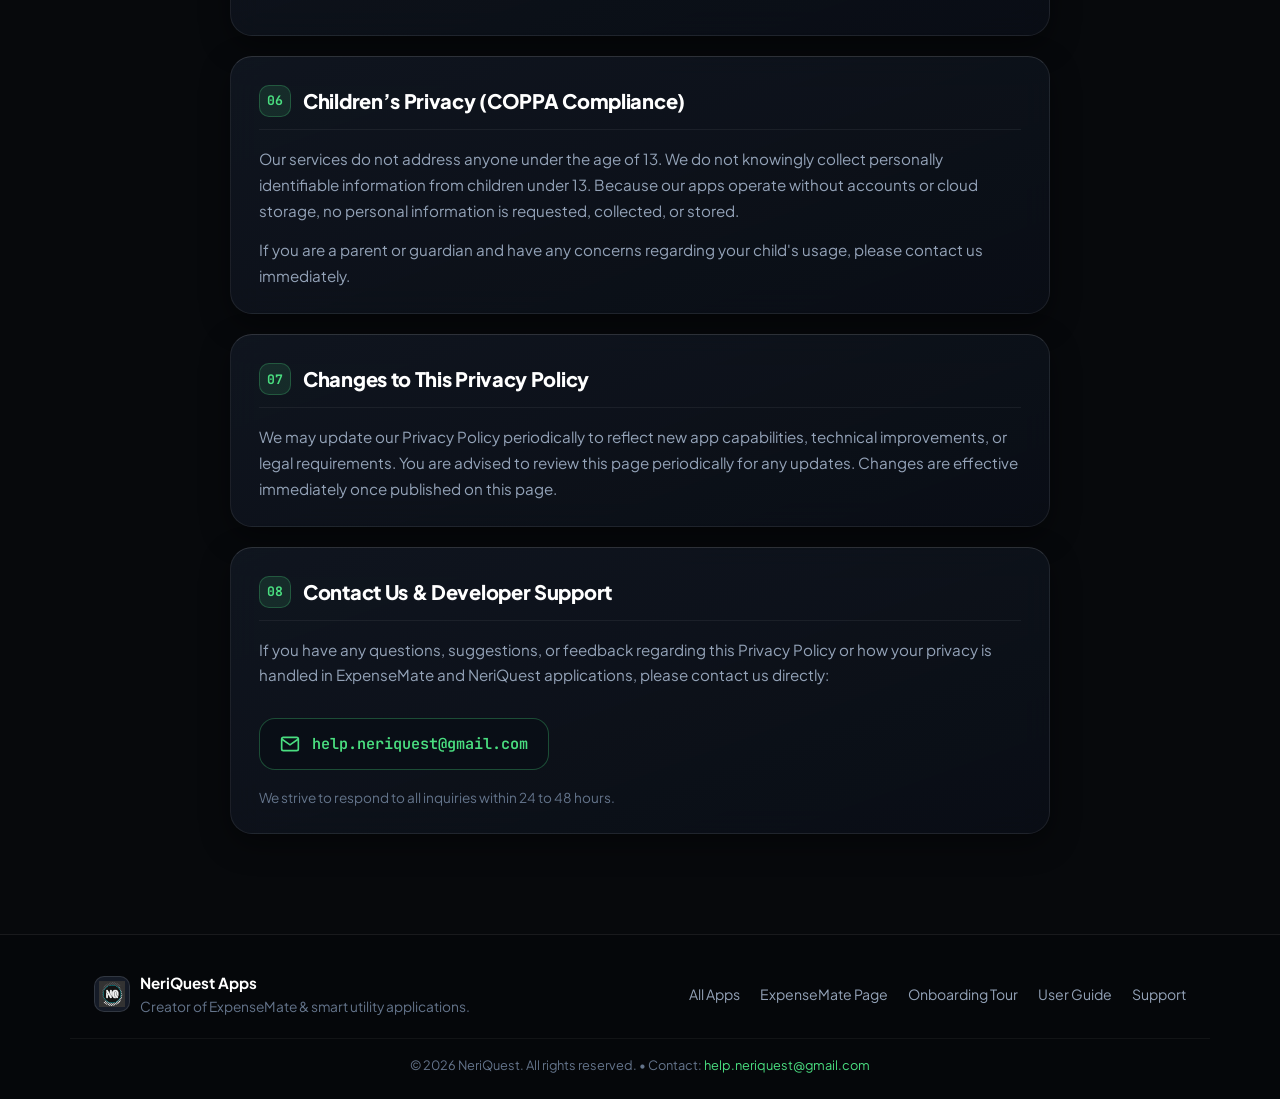
<file: privacypolicy/index.html>
<!DOCTYPE html>
<html lang="en">
<head>
  <meta charset="UTF-8">
  <meta name="viewport" content="width=device-width, initial-scale=1.0, maximum-scale=1.0, user-scalable=no, viewport-fit=cover">
  <title>Privacy Policy - NeriQuest & ExpenseMate</title>
  <meta name="description" content="NeriQuest Privacy Policy: Learn how our apps, including ExpenseMate, respect your privacy with 100% offline local storage, zero behavioral tracking, and a strict no-irritating-ads policy.">
  <link rel="preconnect" href="https://fonts.googleapis.com">
  <link rel="preconnect" href="https://fonts.gstatic.com" crossorigin>
  <link href="https://fonts.googleapis.com/css2?family=Plus+Jakarta+Sans:wght@400;500;600;700;800;900&family=JetBrains+Mono:wght@400;500;600&display=swap" rel="stylesheet">
  <link rel="stylesheet" href="style.css">
  <link rel="icon" type="image/png" href="../images/neriquest/logo.png">
</head>
<body>

  <!-- Floating Blurred Frosted Ambient Aurora Glows -->
  <div class="ambient-glow-wrapper" aria-hidden="true">
    <div class="ambient-glow glow-1"></div>
    <div class="ambient-glow glow-2"></div>
    <div class="ambient-glow glow-3"></div>
    <div class="ambient-glow glow-4"></div>
    <div class="ambient-frosted-diffuser"></div>
  </div>

  <!-- Modern Top Navigation -->
  <header class="navbar">
    <div class="nav-container">
      <a href="../" class="back-link" title="Back to NeriQuest Apps">
        <svg class="back-link-icon" width="18" height="18" viewBox="0 0 24 24" fill="none" stroke="currentColor" stroke-width="2.2"><path d="m15 18-6-6 6-6"/></svg>
        <span class="back-link-text">NeriQuest Apps</span>
      </a>

      <a href="../" class="brand" title="NeriQuest Studio">
        <div class="nav-logo-box">
          <img src="../images/neriquest/logo.png" alt="NeriQuest Logo" class="nav-logo">
        </div>
        <div class="brand-info">
          <span class="brand-name">NeriQuest</span>
          <span class="brand-version" style="background: rgba(129, 140, 248, 0.15); color: #818cf8; border-color: rgba(129, 140, 248, 0.3);">Policy</span>
        </div>
      </a>

      <a href="../" class="btn-topbar-cta">
        <span>All Apps</span>
        <svg width="14" height="14" viewBox="0 0 24 24" fill="none" stroke="currentColor" stroke-width="2.5"><path d="m9 18 6-6-6-6"/></svg>
      </a>
    </div>
  </header>

  <!-- Main Content -->
  <main class="main-content">
    <div class="container">

      <!-- Header Section -->
      <section class="policy-header">
        <div class="badge">
          <span class="badge-dot"></span>
          <span>Privacy First • Zero Cloud Tracking • 100% Offline</span>
        </div>
        <h1 class="policy-title">
          Privacy Policy for <br><span class="gradient-text">NeriQuest Apps</span>
        </h1>
        <p class="policy-subtitle">
          We believe your personal financial data belongs solely to you. Learn how ExpenseMate operates completely ad-free with zero telemetry, and our studio-wide commitment to on-device privacy and respectful monetization.
        </p>

        <div class="policy-meta-bar">
          <span>📅 Last Updated: October 30, 2026</span>
          <span class="meta-dot">•</span>
          <span>🔒 Applicable to ExpenseMate &amp; NeriQuest Products</span>
          <span class="meta-dot">•</span>
          <span>✅ Effective Immediately</span>
        </div>
      </section>

      <!-- Quick Summary Pillars Grid -->
      <section class="pillars-grid">
        <div class="pillar-card">
          <span class="pillar-icon">🔒</span>
          <h3>100% Local Storage</h3>
          <p>All transactions, budgets, account balances, and debts are saved strictly to your device's local SQLite database. Nothing ever leaves your phone.</p>
        </div>

        <div class="pillar-card">
          <span class="pillar-icon">🛡️</span>
          <h3>No Irritating Ads</h3>
          <p>ExpenseMate is 100% ad-free. Across our other utility apps, only minimal, non-intrusive banner ads are shown—we strictly never display full-screen pop-ups or video takeovers.</p>
        </div>

        <div class="pillar-card">
          <span class="pillar-icon">🔐</span>
          <h3>Biometric Protection</h3>
          <p>Lock your records behind your device's native fingerprint or face biometric authentication. Your authentication keys remain inside hardware security modules.</p>
        </div>
      </section>

      <!-- Detailed Policy Cards -->
      <section class="policy-card">
        <div class="policy-card-header">
          <span class="policy-num">01</span>
          <h3>Introduction &amp; Core Philosophy</h3>
        </div>
        <div class="policy-body">
          <p>
            Welcome to <strong>NeriQuest</strong>. This Privacy Policy outlines our commitment to transparency, data minimization, and user privacy when you use our mobile applications, including <strong>ExpenseMate</strong>.
          </p>
          <p>
            ExpenseMate is provided as a 100% free, completely ad-free, privacy-first personal expense tracker. Unlike conventional finance applications that force you to create cloud accounts, link online bank credentials, or subject your spending habits to behavioral advertising, ExpenseMate was engineered with an <strong>offline-first architecture</strong>.
          </p>
          <div class="policy-callout">
            <span class="policy-callout-icon">💡</span>
            <div>
              <strong>Bottom Line:</strong> We do not know who you are, what you spend, how much money you earn, or what categories you create. Your data belongs exclusively to you.
            </div>
          </div>
        </div>
      </section>

      <section class="policy-card">
        <div class="policy-card-header">
          <span class="policy-num">02</span>
          <h3>Information Collection &amp; Usage</h3>
        </div>
        <div class="policy-body">
          <p><strong>Personally Identifiable Information (PII):</strong></p>
          <p>
            We do <strong>not</strong> collect personally identifiable information such as your name, email address, physical address, phone number, government ID, or financial account credentials.
          </p>
          <p><strong>Financial &amp; Transactional Data:</strong></p>
          <p>
            Every transaction, custom category, recurring bill, debt split, and budget limit you record in ExpenseMate is saved into a private, local SQLite database sandboxed within your device's operating system storage. We do not own, maintain, or transmit this data to any remote cloud servers.
          </p>
          <p><strong>Speech &amp; AI Voice Assistant Data:</strong></p>
          <p>
            When utilizing the AI Voice Assistant (e.g. <em>"Spent 250 on groceries from HDFC"</em>), speech-to-text processing is initiated only upon your explicit microphone tap. Spoken audio is processed natively on your device using Android system speech services to extract transaction parameters. No voice recordings or transcripts are uploaded to NeriQuest servers.
          </p>
        </div>
      </section>

      <section class="policy-card">
        <div class="policy-card-header">
          <span class="policy-num">03</span>
          <h3>Device Permissions &amp; Why We Need Them</h3>
        </div>
        <div class="policy-body">
          <p>ExpenseMate requests only the minimal system permissions required to deliver core functionality:</p>
          <ul>
            <li><strong>Microphone (RECORD_AUDIO):</strong> Used exclusively when you tap the Voice Assistant button to dictate a transaction hands-free. Audio is never captured in the background.</li>
            <li><strong>Storage / Media Files:</strong> Required only when you explicitly trigger a backup to export or import your financial records as Excel (.xlsx) or CSV tables.</li>
            <li><strong>Biometric Sensors (USE_BIOMETRIC / FINGERPRINT):</strong> Enables local device authentication to unlock ExpenseMate and PasswordDiary. Handled exclusively by the Android OS; we never have access to your biometric samples.</li>
            <li><strong>Notifications / Alarms:</strong> Used locally on your device to remind you of recurring bills, subscription due dates, or daily logging reminders at your configured time.</li>
          </ul>
        </div>
      </section>

      <section class="policy-card">
        <div class="policy-card-header">
          <span class="policy-num">04</span>
          <h3>Third-Party Services &amp; Advertising Policy</h3>
        </div>
        <div class="policy-body">
          <p><strong>ExpenseMate &amp; PasswordDiary 100% Ad-Free Guarantee:</strong></p>
          <p>
            <strong>ExpenseMate and PasswordDiary are completely ad-free.</strong> Neither app bundles or integrates any advertising SDKs, ad networks, or commercial analytics frameworks. Your credentials, personal notes, and financial tracking data are 100% private and uninterrupted.
          </p>
          <p><strong>Studio-Wide Advertising Standards (ChessTimer, Calculator &amp; Other Apps):</strong></p>
          <p>
            To sustainably maintain and support our free utility tools (such as ChessTimer and Calculator), these applications may include standard mobile advertising (such as Google AdMob) strictly to display <strong>minimal, static banner ads</strong>.
          </p>
          <div class="policy-callout">
            <span class="policy-callout-icon">🛡️</span>
            <div>
              <strong>Strict No Full-Screen Ads Guarantee:</strong> We despise irritating, deceptive, and predatory mobile ads. <strong>No NeriQuest app will ever display full-screen interstitial ads, unskippable video takeovers, countdown timers, or screen-hijacking pop-ups.</strong> Any advertisements displayed are strictly confined to minimal, unobtrusive banner positions that never interrupt your workflow or games.
            </div>
          </div>
          <p><strong>Zero Behavioral Profiling:</strong></p>
          <p>
            We never share, sell, or rent your personal calculation data, game history, or financial records to advertisers or third-party data brokers.
          </p>
          <p><strong>Google Platform Services:</strong></p>
          <p>
            When downloaded from the Google Play Store, standard platform services provided by <strong>Google LLC</strong> (such as Google Play Services) may process technical device metrics (e.g. OS version, device model, and anonymous crash logs) to facilitate app installation, updates, and stability diagnostics in accordance with <a href="https://policies.google.com/privacy" target="_blank" rel="noopener noreferrer" style="color: #4ade80;">Google's Privacy Policy</a>.
          </p>
        </div>
      </section>

      <section class="policy-card">
        <div class="policy-card-header">
          <span class="policy-num">05</span>
          <h3>Data Retention, Backups &amp; Complete Erasure</h3>
        </div>
        <div class="policy-body">
          <p>
            Because all information is stored locally on your device, you hold complete control over your data lifecycle:
          </p>
          <ul>
            <li><strong>Complete Data Erasure:</strong> Clearing the app storage in your Android Settings or uninstalling ExpenseMate immediately and permanently erases all databases, settings, and logs from your device.</li>
            <li><strong>Manual Backups:</strong> You can export full unencrypted or encrypted Excel (.xlsx) and CSV backups to your preferred storage provider at any time.</li>
            <li><strong>Soft-Delete Trash Recovery:</strong> Accidentally deleted transactions reside in a local Trash bin where you can restore them or choose "Empty Trash" for immediate permanent erasure.</li>
          </ul>
        </div>
      </section>

      <section class="policy-card">
        <div class="policy-card-header">
          <span class="policy-num">06</span>
          <h3>Children’s Privacy (COPPA Compliance)</h3>
        </div>
        <div class="policy-body">
          <p>
            Our services do not address anyone under the age of 13. We do not knowingly collect personally identifiable information from children under 13. Because our apps operate without accounts or cloud storage, no personal information is requested, collected, or stored.
          </p>
          <p>
            If you are a parent or guardian and have any concerns regarding your child's usage, please contact us immediately.
          </p>
        </div>
      </section>

      <section class="policy-card">
        <div class="policy-card-header">
          <span class="policy-num">07</span>
          <h3>Changes to This Privacy Policy</h3>
        </div>
        <div class="policy-body">
          <p>
            We may update our Privacy Policy periodically to reflect new app capabilities, technical improvements, or legal requirements. You are advised to review this page periodically for any updates. Changes are effective immediately once published on this page.
          </p>
        </div>
      </section>

      <!-- Contact Section Card -->
      <section class="policy-card">
        <div class="policy-card-header">
          <span class="policy-num">08</span>
          <h3>Contact Us &amp; Developer Support</h3>
        </div>
        <div class="policy-body">
          <div class="contact-card-body">
            <p>
              If you have any questions, suggestions, or feedback regarding this Privacy Policy or how your privacy is handled in ExpenseMate and NeriQuest applications, please contact us directly:
            </p>
            <a href="mailto:help.neriquest@gmail.com" class="contact-email-box">
              <svg class="email-icon" width="20" height="20" viewBox="0 0 24 24" fill="none" stroke="currentColor" stroke-width="2"><path d="M4 4h16c1.1 0 2 .9 2 2v12c0 1.1-.9 2-2 2H4c-1.1 0-2-.9-2-2V6c0-1.1.9-2 2-2z"/><polyline points="22,6 12,13 2,6"/></svg>
              <span class="email-address">help.neriquest@gmail.com</span>
            </a>
            <p style="font-size: 0.85rem; color: var(--text-dim);">
              We strive to respond to all inquiries within 24 to 48 hours.
            </p>
          </div>
        </div>
      </section>

    </div>
  </main>

  <!-- Modern Footer -->
  <footer class="footer">
    <div class="footer-content">
      <div class="footer-brand">
        <div class="nav-logo-box">
          <img src="../images/neriquest/logo.png" alt="ExpenseMate Icon" class="nav-logo">
        </div>
        <div>
          <strong style="color: #fff; display: block; font-size: 0.95rem;">NeriQuest Apps</strong>
          <p>Creator of ExpenseMate &amp; smart utility applications.</p>
        </div>
      </div>

      <div class="footer-links">
        <a href="../">All Apps</a>
        <a href="../expensemate/">ExpenseMate Page</a>
        <a href="../expensemate/#tour">Onboarding Tour</a>
        <a href="../expensemate/#userguide">User Guide</a>
        <a href="mailto:help.neriquest@gmail.com">Support</a>
      </div>
    </div>

    <div class="footer-bottom">
      <p>&copy; 2026 NeriQuest. All rights reserved. • Contact: <a href="mailto:help.neriquest@gmail.com" style="color: #4ade80; text-decoration: none;">help.neriquest@gmail.com</a></p>
    </div>
  </footer>


  <script>
    document.addEventListener('DOMContentLoaded', () => {
function initAmbientGlow() {
  const elements = [
    document.getElementById('glowOrb1') || document.querySelector('.glow-1'),
    document.getElementById('glowOrb2') || document.querySelector('.glow-2'),
    document.getElementById('glowOrb3') || document.querySelector('.glow-3'),
    document.getElementById('glowOrb4') || document.querySelector('.glow-4')
  ].filter(el => el !== null);

  if (!elements.length) return;

  // Multi-harmonic physics configuration for wide, continuous, and visible organic drifting
  const orbs = [
    {
      el: elements[0],
      ampX1: 175, ampX2: 75,
      ampY1: 130, ampY2: 55,
      speedX1: 0.0017, speedX2: 0.0032,
      speedY1: 0.0020, speedY2: 0.0026,
      phaseX: 0.2, phaseY: 1.4
    },
    {
      el: elements[1],
      ampX1: 160, ampX2: 85,
      ampY1: 155, ampY2: 65,
      speedX1: 0.0019, speedX2: 0.0029,
      speedY1: 0.0015, speedY2: 0.0036,
      phaseX: 2.6, phaseY: 3.9
    },
    {
      el: elements[2],
      ampX1: 195, ampX2: 70,
      ampY1: 135, ampY2: 75,
      speedX1: 0.0016, speedX2: 0.0034,
      speedY1: 0.0022, speedY2: 0.0023,
      phaseX: 4.3, phaseY: 0.8
    },
    {
      el: elements[3],
      ampX1: 185, ampX2: 80,
      ampY1: 145, ampY2: 60,
      speedX1: 0.0021, speedX2: 0.0027,
      speedY1: 0.0018, speedY2: 0.0033,
      phaseX: 1.9, phaseY: 5.4
    }
  ];

  let mouseX = 0;
  let mouseY = 0;
  let targetMouseX = 0;
  let targetMouseY = 0;

  window.addEventListener('mousemove', (e) => {
    targetMouseX = (e.clientX - window.innerWidth / 2) * 0.055;
    targetMouseY = (e.clientY - window.innerHeight / 2) * 0.055;
  }, { passive: true });

  window.addEventListener('touchmove', (e) => {
    if (e.touches && e.touches[0]) {
      targetMouseX = (e.touches[0].clientX - window.innerWidth / 2) * 0.035;
      targetMouseY = (e.touches[0].clientY - window.innerHeight / 2) * 0.035;
    }
  }, { passive: true });

  let time = 0;

  function updateMotion() {
    time += 1;
    mouseX += (targetMouseX - mouseX) * 0.04;
    mouseY += (targetMouseY - mouseY) * 0.04;

    orbs.forEach((orb) => {
      // Compound harmonic wave calculation delivers continuous, fluid, non-repeating trajectories
      const waveX = Math.sin(time * orb.speedX1 + orb.phaseX) * orb.ampX1 +
                    Math.cos(time * orb.speedX2 + orb.phaseX * 1.5) * orb.ampX2;
      const waveY = Math.cos(time * orb.speedY1 + orb.phaseY) * orb.ampY1 +
                    Math.sin(time * orb.speedY2 + orb.phaseY * 1.5) * orb.ampY2;

      const finalX = waveX + mouseX;
      const finalY = waveY + mouseY;

      orb.el.style.transform = `translate3d(${finalX.toFixed(2)}px, ${finalY.toFixed(2)}px, 0)`;
    });

    requestAnimationFrame(updateMotion);
  }

  requestAnimationFrame(updateMotion);
}
initAmbientGlow();
});
  </script>
</body>
</html>
</file>
<file: style.css>
/* ==========================================================================
   NeriQuest Studio - Modern Android Dark Theme Stylesheet
   Crafted with Material You, Glassmorphism & Atmospheric Ambient Lighting
   ========================================================================== */

:root {
  --font-family: 'Plus Jakarta Sans', -apple-system, BlinkMacSystemFont, 'Segoe UI', Roboto, sans-serif;
  --font-mono: 'JetBrains Mono', monospace;

  /* AMOLED Pure Dark Palette */
  --bg-amoled: #07090c;
  --bg-surface: #0c1017;
  --bg-card: #101522;
  --bg-card-hover: #151c2d;
  --border-color: rgba(255, 255, 255, 0.08);
  --border-highlight: rgba(255, 255, 255, 0.16);

  /* Typography */
  --text-main: #f8fafc;
  --text-muted: #94a3b8;
  --text-dim: #64748b;

  /* Thematic Accent Palette */
  --accent-green: #81c784;
  --accent-green-bright: #4ade80;
  --accent-cyan: #38bdf8;
  --accent-purple: #c084fc;
  --accent-amber: #fbbf24;
  --accent-coral: #fb923c;
  --accent-teal: #2dd4bf;

  --radius-sm: 8px;
  --radius-md: 16px;
  --radius-lg: 24px;
  --radius-pill: 999px;

  --transition-fast: 0.18s ease;
  --transition-smooth: 0.3s cubic-bezier(0.16, 1, 0.3, 1);
}

* {
  box-sizing: border-box;
  margin: 0;
  padding: 0;
  -webkit-tap-highlight-color: transparent !important;
}

html {
  overflow-x: hidden;
  max-width: 100%;
  width: 100%;
  scroll-behavior: smooth;
  font-family: var(--font-family);
  background-color: var(--bg-amoled);
  color: var(--text-main);
  line-height: 1.6;
  -webkit-text-size-adjust: 100%;
}

body {
  overflow-x: hidden;
  max-width: 100%;
  width: 100%;
  min-height: 100vh;
  display: flex;
  flex-direction: column;
  position: relative;
  background-color: var(--bg-amoled);
}

/* Interactive elements: disable browser tap-highlight & accidental selection */
a, button, [role="button"], .btn {
  -webkit-tap-highlight-color: transparent !important;
  -webkit-touch-callout: none;
  text-decoration: none;
}

:focus {
  outline: none;
}

:focus-visible {
  outline: 2px solid var(--accent-green-bright);
  outline-offset: 3px;
  border-radius: inherit;
}

.btn:active, .btn-store:active, .btn-cta:active {
  transform: scale(0.96) !important;
  transition: transform 0.12s cubic-bezier(0.4, 0, 0.2, 1);
}

/* ==========================================================================
   Ambient Floating Blurred Frosted Color Glows (Dark Theme Halo System)
   ========================================================================== */
.ambient-glow-wrapper {
  position: fixed;
  top: 0;
  left: 0;
  width: 100vw;
  height: 100vh;
  overflow: hidden;
  pointer-events: none;
  z-index: 0;
}

.ambient-frosted-diffuser {
  position: absolute;
  inset: 0;
  backdrop-filter: blur(20px);
  -webkit-backdrop-filter: blur(20px);
  background: radial-gradient(circle at 50% 50%, transparent 65%, rgba(7, 9, 12, 0.3) 100%);
  pointer-events: none;
  z-index: 1;
}

/* Dynamic Continuous Hue-Shifting Keyframes (Evolving Ambient Aurora Spectrum) */
@keyframes ambientHueShift1 {
  0% {
    filter: blur(55px) hue-rotate(0deg);
  }
  50% {
    filter: blur(66px) hue-rotate(180deg);
  }
  100% {
    filter: blur(55px) hue-rotate(360deg);
  }
}

@keyframes ambientHueShift2 {
  0% {
    filter: blur(58px) hue-rotate(0deg);
  }
  50% {
    filter: blur(48px) hue-rotate(-180deg);
  }
  100% {
    filter: blur(58px) hue-rotate(-360deg);
  }
}

@keyframes ambientHueShift3 {
  0% {
    filter: blur(55px) hue-rotate(45deg);
  }
  50% {
    filter: blur(65px) hue-rotate(225deg);
  }
  100% {
    filter: blur(55px) hue-rotate(405deg);
  }
}

@keyframes ambientHueShift4 {
  0% {
    filter: blur(60px) hue-rotate(-30deg);
  }
  50% {
    filter: blur(50px) hue-rotate(150deg);
  }
  100% {
    filter: blur(60px) hue-rotate(330deg);
  }
}

.ambient-glow {
  position: absolute;
  border-radius: 50%;
  pointer-events: none;
  filter: blur(55px);
  opacity: 0.52;
  will-change: transform, filter;
}

/* Glow 1: Continuous Morphing Emerald / Cyan / Violet / Amber */
.glow-1 {
  top: 4%;
  left: 10%;
  width: 520px;
  height: 520px;
  background: radial-gradient(circle, rgba(74, 222, 128, 0.18) 0%, rgba(34, 197, 94, 0.08) 42%, transparent 70%);
  animation: ambientHueShift1 20s linear infinite;
}

/* Glow 2: Continuous Morphing Sky Cyan / Deep Indigo / Coral */
.glow-2 {
  top: 32%;
  right: 6%;
  width: 480px;
  height: 480px;
  background: radial-gradient(circle, rgba(56, 189, 248, 0.16) 0%, rgba(14, 165, 233, 0.07) 42%, transparent 70%);
  animation: ambientHueShift2 26s linear infinite;
}

/* Glow 3: Continuous Morphing Lavender Violet / Rose / Emerald */
.glow-3 {
  bottom: 10%;
  left: 8%;
  width: 520px;
  height: 520px;
  background: radial-gradient(circle, rgba(192, 132, 252, 0.16) 0%, rgba(168, 85, 247, 0.06) 42%, transparent 70%);
  animation: ambientHueShift3 24s linear infinite;
}

/* Glow 4: Continuous Morphing Warm Amber / Magenta / Teal */
.glow-4 {
  top: 60%;
  left: 42%;
  width: 460px;
  height: 460px;
  background: radial-gradient(circle, rgba(251, 146, 60, 0.14) 0%, rgba(245, 158, 11, 0.05) 42%, transparent 70%);
  animation: ambientHueShift4 30s linear infinite;
}

.container {
  width: 100%;
  max-width: 1180px;
  margin: 0 auto;
  padding: 0 24px;
  position: relative;
  z-index: 1;
}

/* ==========================================================================
   Navigation Bar
   ========================================================================== */
.navbar {
  position: sticky;
  top: 0;
  z-index: 100;
  backdrop-filter: blur(20px);
  -webkit-backdrop-filter: blur(20px);
  background: rgba(7, 9, 12, 0.84);
  border-bottom: 1px solid var(--border-color);
  padding: 12px 0;
}

.nav-container {
  display: flex;
  align-items: center;
  justify-content: space-between;
}

.brand {
  display: flex;
  align-items: center;
  gap: 12px;
  color: var(--text-main);
}

.nav-logo-box {
  width: 40px;
  height: 40px;
  border-radius: 12px;
  background: linear-gradient(135deg, rgba(255, 255, 255, 0.08), rgba(255, 255, 255, 0.02));
  border: 1px solid var(--border-color);
  display: flex;
  align-items: center;
  justify-content: center;
  padding: 5px;
}

.nav-logo {
  width: 100%;
  height: 100%;
  object-fit: contain;
}

.brand-info {
  display: flex;
  align-items: center;
  gap: 8px;
}

.brand-name {
  font-weight: 800;
  font-size: 1.15rem;
  letter-spacing: -0.02em;
}

.brand-badge {
  font-size: 0.68rem;
  color: var(--accent-green-bright);
  background: rgba(74, 222, 128, 0.12);
  border: 1px solid rgba(74, 222, 128, 0.28);
  padding: 2px 8px;
  border-radius: var(--radius-pill);
  font-weight: 700;
}

.nav-links {
  display: flex;
  align-items: center;
  gap: 24px;
}

.nav-links a {
  color: var(--text-muted);
  font-size: 0.9rem;
  font-weight: 600;
  transition: color var(--transition-fast);
}

.nav-links a:hover {
  color: #fff;
}

.nav-links a.active {
  color: var(--accent-green-bright);
}

.btn-topbar-cta {
  display: inline-flex;
  align-items: center;
  gap: 8px;
  background: rgba(74, 222, 128, 0.14);
  color: #a7f3d0;
  border: 1px solid rgba(74, 222, 128, 0.35);
  padding: 7px 16px;
  border-radius: var(--radius-pill);
  font-size: 0.82rem;
  font-weight: 700;
  transition: all var(--transition-fast);
}

.btn-topbar-cta:hover {
  background: var(--accent-green-bright);
  color: #051408;
  border-color: var(--accent-green-bright);
  box-shadow: 0 4px 18px rgba(74, 222, 128, 0.35);
}

/* ==========================================================================
   Hero Section
   ========================================================================== */
.hero-section {
  position: relative;
  padding: 85px 0 60px;
  text-align: center;
}

.hero-section::before {
  content: '';
  position: absolute;
  top: 5%;
  left: 50%;
  transform: translateX(-50%);
  width: 720px;
  height: 400px;
  border-radius: 50%;
  background: radial-gradient(ellipse at center, rgba(74, 222, 128, 0.10) 0%, rgba(56, 189, 248, 0.04) 50%, transparent 75%);
  filter: blur(48px);
  pointer-events: none;
  z-index: 0;
}

.hero-badge {
  display: inline-flex;
  align-items: center;
  gap: 8px;
  background: rgba(255, 255, 255, 0.04);
  border: 1px solid rgba(255, 255, 255, 0.12);
  padding: 6px 16px;
  border-radius: var(--radius-pill);
  font-size: 0.82rem;
  font-weight: 700;
  color: #e2e8f0;
  margin-bottom: 24px;
  box-shadow: 0 4px 15px rgba(0, 0, 0, 0.3);
}

.badge-dot {
  width: 7px;
  height: 7px;
  background: var(--accent-green-bright);
  border-radius: 50%;
  box-shadow: 0 0 10px var(--accent-green-bright);
}

.hero-title {
  font-size: clamp(2.3rem, 5.5vw, 4rem);
  font-weight: 900;
  line-height: 1.15;
  letter-spacing: -0.035em;
  max-width: 860px;
  margin: 0 auto 20px;
}

.gradient-text {
  background: linear-gradient(135deg, #a7f3d0 0%, #4ade80 25%, #22c55e 50%, #4ade80 75%, #a7f3d0 100%);
  background-size: 200% auto;
  -webkit-background-clip: text;
  -webkit-text-fill-color: transparent;
  animation: textShine 6s linear infinite;
}

@keyframes textShine {
  0% { background-position: 0% 50%; }
  50% { background-position: 100% 50%; }
  100% { background-position: 0% 50%; }
}

.hero-subtitle {
  font-size: clamp(1rem, 2vw, 1.2rem);
  color: var(--text-muted);
  max-width: 720px;
  margin: 0 auto 32px;
  line-height: 1.65;
}

.hero-actions {
  display: flex;
  align-items: center;
  justify-content: center;
  gap: 14px;
  flex-wrap: wrap;
  margin-bottom: 40px;
}

.btn {
  display: inline-flex;
  align-items: center;
  justify-content: center;
  gap: 9px;
  padding: 12px 26px;
  border-radius: var(--radius-pill);
  font-size: 0.95rem;
  font-weight: 700;
  cursor: pointer;
  transition: all var(--transition-fast);
}

.btn-primary {
  background: linear-gradient(135deg, #4ade80 0%, #22c55e 100%);
  color: #051408;
  box-shadow: 0 4px 20px rgba(74, 222, 128, 0.35);
}

.btn-primary:hover {
  transform: translateY(-2px);
  box-shadow: 0 8px 28px rgba(74, 222, 128, 0.5);
}

.btn-secondary {
  background: rgba(255, 255, 255, 0.05);
  color: var(--text-main);
  border: 1px solid var(--border-color);
}

.btn-secondary:hover {
  background: rgba(255, 255, 255, 0.1);
  border-color: rgba(255, 255, 255, 0.2);
  transform: translateY(-2px);
}

/* Hero Chips */
.hero-chips {
  display: flex;
  align-items: center;
  justify-content: center;
  gap: 10px;
  flex-wrap: wrap;
}

.hero-chip-item {
  display: inline-flex;
  align-items: center;
  gap: 7px;
  padding: 6px 14px;
  border-radius: var(--radius-pill);
  background: rgba(255, 255, 255, 0.035);
  border: 1px solid rgba(255, 255, 255, 0.08);
  font-size: 0.8rem;
  font-weight: 600;
  color: #cbd5e1;
}

/* ==========================================================================
   Section Headers
   ========================================================================== */
.section-header {
  text-align: center;
  max-width: 700px;
  margin: 0 auto 45px;
}

.section-tag {
  display: inline-block;
  font-size: 0.8rem;
  font-weight: 800;
  text-transform: uppercase;
  letter-spacing: 0.08em;
  color: var(--accent-green-bright);
  margin-bottom: 10px;
}

.section-header h2 {
  font-size: clamp(1.8rem, 3.8vw, 2.7rem);
  font-weight: 900;
  letter-spacing: -0.025em;
  margin-bottom: 14px;
}

.section-header p {
  color: var(--text-muted);
  font-size: clamp(0.95rem, 2vw, 1.05rem);
  line-height: 1.6;
}

/* ==========================================================================
   Apps Showcase Section
   ========================================================================== */
.apps-section {
  padding: 50px 0 80px;
  position: relative;
}

.apps-grid {
  display: flex;
  flex-direction: column;
  gap: 40px;
}

/* App Showcase Card */
.app-card {
  position: relative;
  background: linear-gradient(160deg, #101522 0%, #090c13 100%);
  border: 1px solid rgba(255, 255, 255, 0.08);
  border-top: 1px solid rgba(255, 255, 255, 0.16);
  border-radius: 26px;
  padding: 34px;
  backdrop-filter: blur(16px);
  -webkit-backdrop-filter: blur(16px);
  box-shadow: 0 16px 45px rgba(0, 0, 0, 0.6), 0 0 35px -8px var(--card-glow, transparent);
  overflow: hidden;
  transition: transform 0.35s cubic-bezier(0.16, 1, 0.3, 1), box-shadow 0.35s ease, border-color 0.35s ease;
}

.app-card:hover {
  transform: translateY(-4px);
  border-color: var(--card-accent-border, rgba(255, 255, 255, 0.22));
  box-shadow: 0 24px 60px rgba(0, 0, 0, 0.75), 0 0 45px -5px var(--card-glow, rgba(74, 222, 128, 0.25));
}

.app-card[data-theme="emerald"] {
  --card-accent: #4ade80;
  --card-accent-bg: rgba(74, 222, 128, 0.12);
  --card-accent-border: rgba(74, 222, 128, 0.32);
  --card-glow: rgba(74, 222, 128, 0.22);
  --card-chip-bg: rgba(74, 222, 128, 0.08);
  --card-chip-border: rgba(74, 222, 128, 0.20);
  --card-chip-color: #bbf7d0;
  --btn-primary-bg: linear-gradient(135deg, #4ade80 0%, #22c55e 100%);
  --btn-primary-color: #051408;
  --btn-primary-glow: rgba(74, 222, 128, 0.35);
  --btn-primary-glow-hover: rgba(74, 222, 128, 0.55);
}

.app-card[data-theme="amber"] {
  --card-accent: #fbbf24;
  --card-accent-bg: rgba(251, 191, 36, 0.12);
  --card-accent-border: rgba(251, 191, 36, 0.32);
  --card-glow: rgba(251, 191, 36, 0.22);
  --card-chip-bg: rgba(251, 191, 36, 0.08);
  --card-chip-border: rgba(251, 191, 36, 0.20);
  --card-chip-color: #fef08a;
  --btn-primary-bg: linear-gradient(135deg, #fbbf24 0%, #f59e0b 100%);
  --btn-primary-color: #171004;
  --btn-primary-glow: rgba(251, 191, 36, 0.35);
  --btn-primary-glow-hover: rgba(251, 191, 36, 0.55);
}

.app-card[data-theme="cyan"] {
  --card-accent: #38bdf8;
  --card-accent-bg: rgba(56, 189, 248, 0.12);
  --card-accent-border: rgba(56, 189, 248, 0.32);
  --card-glow: rgba(56, 189, 248, 0.22);
  --card-chip-bg: rgba(56, 189, 248, 0.08);
  --card-chip-border: rgba(56, 189, 248, 0.20);
  --card-chip-color: #bae6fd;
  --btn-primary-bg: linear-gradient(135deg, #38bdf8 0%, #06b6d4 100%);
  --btn-primary-color: #03141f;
  --btn-primary-glow: rgba(56, 189, 248, 0.35);
  --btn-primary-glow-hover: rgba(56, 189, 248, 0.55);
}

.app-card[data-theme="indigo"] {
  --card-accent: #818cf8;
  --card-accent-bg: rgba(129, 140, 248, 0.12);
  --card-accent-border: rgba(129, 140, 248, 0.32);
  --card-glow: rgba(129, 140, 248, 0.25);
  --card-chip-bg: rgba(129, 140, 248, 0.08);
  --card-chip-border: rgba(129, 140, 248, 0.20);
  --card-chip-color: #c7d2fe;
  --btn-primary-bg: linear-gradient(135deg, #818cf8 0%, #6366f1 100%);
  --btn-primary-color: #ffffff;
  --btn-primary-glow: rgba(99, 102, 241, 0.4);
  --btn-primary-glow-hover: rgba(99, 102, 241, 0.6);
}

/* Subtle corner halo behind the card */
.app-card-glow {
  position: absolute;
  top: -30px;
  right: -30px;
  width: 260px;
  height: 260px;
  border-radius: 50%;
  background: radial-gradient(circle, var(--card-glow, rgba(74, 222, 128, 0.18)) 0%, transparent 70%);
  filter: blur(40px);
  opacity: 0.65;
  pointer-events: none;
  transition: opacity 0.35s ease, transform 0.35s ease;
  z-index: 0;
}

.app-card:hover .app-card-glow {
  opacity: 0.95;
  transform: scale(1.15);
}

.app-card-header {
  display: flex;
  justify-content: space-between;
  align-items: flex-start;
  margin-bottom: 24px;
  position: relative;
  z-index: 1;
  flex-wrap: wrap;
  gap: 16px;
}

.app-brand-lockup {
  display: flex;
  align-items: center;
  gap: 16px;
}

.app-icon-wrap {
  width: 64px;
  height: 64px;
  border-radius: 18px;
  background: linear-gradient(135deg, rgba(255, 255, 255, 0.1), rgba(255, 255, 255, 0.02));
  border: 1px solid var(--border-highlight);
  display: flex;
  align-items: center;
  justify-content: center;
  padding: 8px;
  box-shadow: 0 10px 24px rgba(0, 0, 0, 0.5);
}

.app-icon {
  width: 100%;
  height: 100%;
  object-fit: contain;
}

.app-title-group h3 {
  font-size: 1.65rem;
  font-weight: 800;
  letter-spacing: -0.02em;
  color: #fff;
  display: flex;
  align-items: center;
  gap: 10px;
}

.app-version-badge {
  font-size: 0.72rem;
  color: var(--card-accent, #4ade80);
  background: var(--card-accent-bg, rgba(74, 222, 128, 0.12));
  border: 1px solid var(--card-accent-border, rgba(74, 222, 128, 0.3));
  padding: 2px 8px;
  border-radius: 6px;
  font-weight: 700;
}

.app-tagline {
  font-size: 0.92rem;
  color: var(--text-muted);
  margin-top: 2px;
}

.app-tag-pill {
  font-size: 0.68rem;
  font-weight: 800;
  letter-spacing: 0.08em;
  color: var(--card-accent, #4ade80);
  background: var(--card-accent-bg, rgba(74, 222, 128, 0.12));
  border: 1px solid var(--card-accent-border, rgba(74, 222, 128, 0.28));
  padding: 4px 12px;
  border-radius: var(--radius-pill);
}

.app-desc {
  font-size: 0.96rem;
  color: #cbd5e1;
  line-height: 1.6;
  margin-bottom: 24px;
  position: relative;
  z-index: 1;
  max-width: 900px;
}

.app-feature-chips {
  display: flex;
  align-items: center;
  gap: 8px;
  flex-wrap: wrap;
  margin-bottom: 26px;
  position: relative;
  z-index: 1;
}

.app-feature-chip {
  font-size: 0.76rem;
  font-weight: 600;
  color: var(--card-chip-color, #cbd5e1);
  background: var(--card-chip-bg, rgba(255, 255, 255, 0.04));
  border: 1px solid var(--card-chip-border, rgba(255, 255, 255, 0.08));
  padding: 4px 12px;
  border-radius: 8px;
  white-space: nowrap;
  transition: all var(--transition-fast);
}

.app-card:hover .app-feature-chip {
  background: var(--card-accent-bg, rgba(255, 255, 255, 0.08));
  border-color: var(--card-accent-border, rgba(255, 255, 255, 0.16));
  color: #fff;
}

.app-actions {
  display: flex;
  align-items: center;
  gap: 12px;
  flex-wrap: wrap;
  margin-bottom: 30px;
  position: relative;
  z-index: 1;
}

.btn-card-primary {
  display: inline-flex;
  align-items: center;
  gap: 8px;
  background: var(--btn-primary-bg, linear-gradient(135deg, #4ade80 0%, #22c55e 100%));
  color: var(--btn-primary-color, #051408);
  padding: 10px 22px;
  border-radius: var(--radius-pill);
  font-size: 0.9rem;
  font-weight: 700;
  box-shadow: 0 4px 18px var(--btn-primary-glow, rgba(74, 222, 128, 0.3));
  transition: all var(--transition-fast);
  text-decoration: none;
}

.btn-card-primary:hover {
  transform: translateY(-2px);
  box-shadow: 0 8px 24px var(--btn-primary-glow-hover, rgba(74, 222, 128, 0.45));
}

.btn-card-store {
  display: inline-flex;
  align-items: center;
  gap: 8px;
  background: #111722;
  color: #fff;
  border: 1px solid rgba(255, 255, 255, 0.16);
  padding: 9px 18px;
  border-radius: var(--radius-pill);
  font-size: 0.86rem;
  font-weight: 700;
  box-shadow: 0 4px 15px rgba(0, 0, 0, 0.4);
  transition: all var(--transition-fast);
}

.btn-card-store:hover {
  transform: translateY(-2px);
  border-color: var(--card-accent, var(--accent-green));
  box-shadow: 0 6px 20px rgba(0, 0, 0, 0.6);
}

/* Banner Frame */
.app-banner-wrap {
  width: 100%;
  margin-bottom: 24px;
  position: relative;
  z-index: 1;
}

.app-banner-frame {
  width: 100%;
  border-radius: 18px;
  overflow: hidden;
  border: 1px solid rgba(255, 255, 255, 0.1);
  box-shadow: 0 14px 35px rgba(0, 0, 0, 0.6);
  background: #000;
}

.app-banner-img {
  width: 100%;
  height: auto;
  display: block;
  object-fit: cover;
  transition: transform 0.5s ease;
}

.app-card:hover .app-banner-img {
  transform: scale(1.02);
}

/* Screenshot Carousel Strip */
.screenshots-strip-wrap {
  position: relative;
  z-index: 1;
  margin-top: 10px;
}

.screenshots-strip-label {
  font-size: 0.78rem;
  font-weight: 700;
  text-transform: uppercase;
  letter-spacing: 0.08em;
  color: var(--text-dim);
  margin-bottom: 12px;
  display: flex;
  align-items: center;
  gap: 6px;
}

.screenshots-scroll-track {
  display: flex;
  gap: 14px;
  overflow-x: auto;
  padding: 6px 4px 16px;
  scrollbar-width: thin;
  scrollbar-color: rgba(255, 255, 255, 0.2) transparent;
  scroll-snap-type: x mandatory;
  -webkit-overflow-scrolling: touch;
}

.screenshots-scroll-track::-webkit-scrollbar {
  height: 6px;
}

.screenshots-scroll-track::-webkit-scrollbar-track {
  background: rgba(255, 255, 255, 0.03);
  border-radius: 10px;
}

.screenshots-scroll-track::-webkit-scrollbar-thumb {
  background: rgba(255, 255, 255, 0.16);
  border-radius: 10px;
}

.screenshot-thumb-frame {
  flex: 0 0 auto;
  width: 155px;
  border-radius: 14px;
  overflow: hidden;
  border: 1px solid rgba(255, 255, 255, 0.12);
  background: #000;
  box-shadow: 0 8px 20px rgba(0, 0, 0, 0.5);
  transition: transform 0.3s cubic-bezier(0.16, 1, 0.3, 1), border-color 0.3s ease;
  scroll-snap-align: start;
}

.screenshot-thumb-frame:hover {
  transform: translateY(-4px) scale(1.03);
  border-color: var(--card-accent, rgba(74, 222, 128, 0.5));
  box-shadow: 0 12px 28px rgba(0, 0, 0, 0.7);
}

.screenshot-thumb-img {
  width: 100%;
  height: auto;
  display: block;
}

/* ==========================================================================
   Philosophy / Principles Grid
   ========================================================================== */
.philosophy-section {
  padding: 50px 0 80px;
  position: relative;
}

.philosophy-section::before {
  content: '';
  position: absolute;
  top: 15%;
  left: 50%;
  transform: translateX(-50%);
  width: 800px;
  height: 480px;
  border-radius: 50%;
  background: radial-gradient(ellipse at center, rgba(56, 189, 248, 0.07) 0%, rgba(192, 132, 252, 0.04) 50%, transparent 75%);
  filter: blur(60px);
  pointer-events: none;
  z-index: 0;
}

.philosophy-grid {
  display: grid;
  grid-template-columns: repeat(auto-fit, minmax(260px, 1fr));
  gap: 18px;
  position: relative;
  z-index: 1;
}

.philosophy-card {
  position: relative;
  background: linear-gradient(160deg, #101520 0%, #090c13 100%);
  border: 1px solid rgba(255, 255, 255, 0.08);
  border-top: 1px solid rgba(255, 255, 255, 0.16);
  border-radius: 20px;
  padding: 24px;
  backdrop-filter: blur(16px);
  -webkit-backdrop-filter: blur(16px);
  box-shadow: 0 8px 24px rgba(0, 0, 0, 0.45);
  transition: all var(--transition-smooth);
}

.philosophy-card:hover {
  transform: translateY(-4px);
  border-color: rgba(255, 255, 255, 0.2);
  box-shadow: 0 16px 36px rgba(0, 0, 0, 0.7);
}

.philosophy-icon-box {
  width: 44px;
  height: 44px;
  border-radius: 12px;
  background: rgba(255, 255, 255, 0.04);
  border: 1px solid rgba(255, 255, 255, 0.1);
  display: flex;
  align-items: center;
  justify-content: center;
  font-size: 1.4rem;
  margin-bottom: 16px;
}

.philosophy-card h3 {
  font-size: 1.15rem;
  font-weight: 800;
  margin-bottom: 8px;
  color: #fff;
  letter-spacing: -0.015em;
}

.philosophy-card p {
  font-size: 0.88rem;
  color: var(--text-muted);
  line-height: 1.55;
}

/* ==========================================================================
   Footer
   ========================================================================== */
.footer {
  background: #05070a;
  border-top: 1px solid var(--border-color);
  padding: 50px 0 30px;
  position: relative;
  z-index: 1;
  margin-top: auto;
}

.footer-grid {
  display: flex;
  justify-content: space-between;
  align-items: flex-start;
  flex-wrap: wrap;
  gap: 30px;
  padding-bottom: 30px;
  border-bottom: 1px solid rgba(255, 255, 255, 0.06);
}

.footer-brand-col {
  max-width: 380px;
}

.footer-brand-title {
  display: flex;
  align-items: center;
  gap: 10px;
  font-size: 1.2rem;
  font-weight: 900;
  color: #fff;
  margin-bottom: 10px;
}

.footer-desc {
  font-size: 0.88rem;
  color: var(--text-muted);
  line-height: 1.6;
}

.footer-nav-col {
  display: flex;
  gap: 40px;
  flex-wrap: wrap;
}

.footer-links-group {
  display: flex;
  flex-direction: column;
  gap: 10px;
}

.footer-group-title {
  font-size: 0.78rem;
  font-weight: 800;
  text-transform: uppercase;
  letter-spacing: 0.08em;
  color: #fff;
  margin-bottom: 4px;
}

.footer-links-group a {
  font-size: 0.88rem;
  color: var(--text-muted);
  transition: color var(--transition-fast);
}

.footer-links-group a:hover {
  color: var(--accent-green-bright);
}

.footer-bottom {
  padding-top: 24px;
  display: flex;
  justify-content: space-between;
  align-items: center;
  font-size: 0.82rem;
  color: var(--text-dim);
  flex-wrap: wrap;
  gap: 12px;
}

/* ==========================================================================
   Responsive Adaptations
   ========================================================================== */
@media (max-width: 768px) {
  .hero-section {
    padding: 60px 0 40px;
  }

  .hero-title {
    font-size: 2.1rem;
  }

  .nav-links {
    display: none;
  }

  .app-card {
    padding: 22px 18px;
    border-radius: 20px;
  }

  .app-icon-wrap {
    width: 52px;
    height: 52px;
    border-radius: 14px;
  }

  .app-title-group h3 {
    font-size: 1.35rem;
  }

  .screenshot-thumb-frame {
    width: 130px;
  }

  .footer-grid {
    flex-direction: column;
  }

  .footer-bottom {
    flex-direction: column;
    text-align: center;
  }
}


/* ==========================================================================
   ORIGIN STORY TEASER (HOMEPAGE APP CARD)
   ========================================================================== */
.origin-story-teaser {
  margin-top: 18px;
  padding-top: 14px;
  border-top: 1px dashed rgba(255, 255, 255, 0.08);
}

.origin-story-link {
  display: flex;
  align-items: center;
  gap: 10px;
  padding: 10px 16px;
  border-radius: var(--radius-md, 12px);
  background: rgba(74, 222, 128, 0.06);
  border: 1px dashed rgba(74, 222, 128, 0.3);
  color: var(--text-primary, #fff);
  text-decoration: none;
  font-size: 0.85rem;
  transition: all 0.25s ease;
}

.origin-story-link:hover {
  background: rgba(74, 222, 128, 0.12);
  border-color: rgba(74, 222, 128, 0.5);
  box-shadow: 0 0 16px rgba(74, 222, 128, 0.15);
  transform: translateX(3px);
}

.origin-sparkle {
  color: #fbbf24;
  font-size: 1rem;
}

.origin-tag-text {
  flex: 1;
  color: #cbd5e1;
}

.origin-tag-text strong {
  color: #fff;
}

.origin-arrow-icon {
  color: var(--accent-green-bright, #4ade80);
  font-weight: 700;
  transition: transform 0.2s ease;
}

.origin-story-link:hover .origin-arrow-icon {
  transform: translateX(3px);
}

/* Responsive Navbar Helpers */
.topbar-cta-text-full {
  display: inline;
}

.topbar-cta-text-short {
  display: none;
}

@media (max-width: 768px) {
  .navbar {
    padding: 10px 0;
  }

  .nav-container {
    padding: 0 16px;
    gap: 10px;
  }

  .topbar-cta-text-full {
    display: none;
  }

  .topbar-cta-text-short {
    display: inline;
  }

  .btn-topbar-cta {
    padding: 7px 12px;
    font-size: 0.82rem;
    flex-shrink: 0;
  }
}

@media (max-width: 400px) {
  .brand-badge {
    display: none;
  }

  .nav-logo-box {
    width: 34px;
    height: 34px;
  }

  .brand-name {
    font-size: 1.05rem;
  }

  .btn-topbar-cta {
    padding: 6px 10px;
    font-size: 0.78rem;
  }
}
</file>
<file: calculator/style.css>
/* ==========================================================================
   Calculator - Modern Material You Dark Theme & Ambient System
   Matches NeriQuest Android Studio AMOLED aesthetic
   ========================================================================== */

:root {
  --bg-amoled: #07090e;
  --bg-surface: #0f1420;
  --bg-card: #151c2c;
  --bg-card-hover: #1c253b;
  --bg-glass: rgba(21, 28, 44, 0.72);
  --border-color: rgba(255, 255, 255, 0.08);
  --border-glow: rgba(255, 255, 255, 0.14);

  --text-main: #f8fafc;
  --text-muted: #94a3b8;
  --text-dim: #64748b;

  /* Signature Calculator Palette (Mint / Emerald / Cyan) */
  --accent-emerald: #10b981;
  --accent-emerald-bright: #34d399;
  --accent-cyan: #06b6d4;
  --accent-blue: #3b82f6;
  --accent-purple: #a855f7;
  --accent-amber: #f59e0b;
  --accent-coral: #ef4444;

  --primary-gradient: linear-gradient(135deg, #34d399 0%, #059669 100%);
  --glow-emerald: rgba(16, 185, 129, 0.35);

  --radius-sm: 8px;
  --radius-md: 16px;
  --radius-lg: 26px;
  --radius-pill: 9999px;

  --transition-fast: all 0.2s cubic-bezier(0.4, 0, 0.2, 1);
  --transition-smooth: all 0.35s cubic-bezier(0.16, 1, 0.3, 1);

  --font-family: 'Plus Jakarta Sans', -apple-system, BlinkMacSystemFont, "Segoe UI", Roboto, sans-serif;
  --font-mono: 'JetBrains Mono', monospace;
}

*, *::before, *::after {
  margin: 0;
  padding: 0;
  box-sizing: border-box;
  -webkit-tap-highlight-color: transparent !important;
}

html {
  overflow-x: hidden;
  max-width: 100%;
  width: 100%;
  scroll-behavior: smooth;
  font-family: var(--font-family);
  background-color: var(--bg-amoled);
  color: var(--text-main);
  line-height: 1.6;
  -webkit-text-size-adjust: 100%;
}

:focus {
  outline: none;
}

:focus-visible {
  outline: 2px solid rgba(16, 185, 129, 0.7);
  outline-offset: 3px;
  border-radius: inherit;
}

a, button, [role="button"], .key-btn, .mode-tab-btn, .calc-tool-btn, .faq-question {
  -webkit-tap-highlight-color: transparent !important;
  user-select: none;
  -webkit-user-select: none;
}

body {
  max-width: 100%;
  width: 100%;
  position: relative;
  overflow-x: hidden;
  min-height: 100vh;
  background-color: var(--bg-amoled);
}

.container {
  width: 100%;
  max-width: 1200px;
  margin: 0 auto;
  padding: 0 1.5rem;
}

/* ==========================================================================
   Ambient Aurora Glow System
   ========================================================================== */
.ambient-glow-wrapper {
  position: fixed;
  inset: 0;
  overflow: hidden;
  pointer-events: none;
  z-index: 0;
}

/* Dynamic Continuous Hue-Shifting Keyframes (Evolving Ambient Aurora Spectrum) */
@keyframes ambientHueShift1 {
  0% {
    filter: blur(55px) hue-rotate(0deg);
  }
  50% {
    filter: blur(66px) hue-rotate(180deg);
  }
  100% {
    filter: blur(55px) hue-rotate(360deg);
  }
}

@keyframes ambientHueShift2 {
  0% {
    filter: blur(58px) hue-rotate(0deg);
  }
  50% {
    filter: blur(48px) hue-rotate(-180deg);
  }
  100% {
    filter: blur(58px) hue-rotate(-360deg);
  }
}

@keyframes ambientHueShift3 {
  0% {
    filter: blur(55px) hue-rotate(45deg);
  }
  50% {
    filter: blur(65px) hue-rotate(225deg);
  }
  100% {
    filter: blur(55px) hue-rotate(405deg);
  }
}

@keyframes ambientHueShift4 {
  0% {
    filter: blur(60px) hue-rotate(-30deg);
  }
  50% {
    filter: blur(50px) hue-rotate(150deg);
  }
  100% {
    filter: blur(60px) hue-rotate(330deg);
  }
}

.ambient-glow {
  position: absolute;
  border-radius: 50%;
  pointer-events: none;
  filter: blur(55px);
  opacity: 0.52;
  will-change: transform, filter;
}

/* Glow 1: Continuous Morphing Emerald / Cyan / Violet / Amber */
.glow-1 {
  top: 4%;
  left: 10%;
  width: 520px;
  height: 520px;
  background: radial-gradient(circle, rgba(74, 222, 128, 0.18) 0%, rgba(34, 197, 94, 0.08) 42%, transparent 70%);
  animation: ambientHueShift1 20s linear infinite;
}

/* Glow 2: Continuous Morphing Sky Cyan / Deep Indigo / Coral */
.glow-2 {
  top: 32%;
  right: 6%;
  width: 480px;
  height: 480px;
  background: radial-gradient(circle, rgba(56, 189, 248, 0.16) 0%, rgba(14, 165, 233, 0.07) 42%, transparent 70%);
  animation: ambientHueShift2 26s linear infinite;
}

/* Glow 3: Continuous Morphing Lavender Violet / Rose / Emerald */
.glow-3 {
  bottom: 10%;
  left: 8%;
  width: 520px;
  height: 520px;
  background: radial-gradient(circle, rgba(192, 132, 252, 0.16) 0%, rgba(168, 85, 247, 0.06) 42%, transparent 70%);
  animation: ambientHueShift3 24s linear infinite;
}

/* Glow 4: Continuous Morphing Warm Amber / Magenta / Teal */
.glow-4 {
  top: 60%;
  left: 42%;
  width: 460px;
  height: 460px;
  background: radial-gradient(circle, rgba(251, 146, 60, 0.14) 0%, rgba(245, 158, 11, 0.05) 42%, transparent 70%);
  animation: ambientHueShift4 30s linear infinite;
}

.ambient-frosted-diffuser {
  position: absolute;
  inset: 0;
  backdrop-filter: blur(20px);
  -webkit-backdrop-filter: blur(20px);
  background: radial-gradient(circle at 50% 50%, transparent 65%, rgba(7, 9, 12, 0.3) 100%);
  pointer-events: none;
  z-index: 1;
}

/* ==========================================================================
   Navigation Bar
   ========================================================================== */
.navbar {
  position: sticky;
  top: 0;
  z-index: 100;
  background: rgba(11, 15, 23, 0.78);
  backdrop-filter: blur(20px);
  -webkit-backdrop-filter: blur(20px);
  border-bottom: 1px solid var(--border-color);
  padding: 0.85rem 0;
}

.nav-container {
  max-width: 1200px;
  margin: 0 auto;
  padding: 0 1.5rem;
  display: flex;
  align-items: center;
  justify-content: space-between;
}

.back-link {
  display: inline-flex;
  align-items: center;
  gap: 0.4rem;
  color: var(--text-muted);
  text-decoration: none;
  font-size: 0.875rem;
  font-weight: 500;
  padding: 0.4rem 0.75rem;
  border-radius: var(--radius-pill);
  border: 1px solid transparent;
  transition: var(--transition-fast);
}

.back-link:hover {
  color: var(--text-main);
  background: rgba(255, 255, 255, 0.04);
  border-color: var(--border-color);
}

.brand {
  display: flex;
  align-items: center;
  gap: 0.75rem;
  text-decoration: none;
}

.nav-logo-box {
  width: 36px;
  height: 36px;
  border-radius: 10px;
  overflow: hidden;
  background: #141b29;
  border: 1px solid rgba(16, 185, 129, 0.3);
  display: flex;
  align-items: center;
  justify-content: center;
  box-shadow: 0 0 12px rgba(16, 185, 129, 0.2);
}

.nav-logo {
  width: 100%;
  height: 100%;
  object-fit: cover;
}

.brand-info {
  display: flex;
  align-items: center;
  gap: 0.5rem;
}

.brand-name {
  font-size: 1.15rem;
  font-weight: 800;
  color: var(--text-main);
  letter-spacing: -0.02em;
}

.brand-version {
  font-size: 0.72rem;
  font-weight: 700;
  background: rgba(16, 185, 129, 0.15);
  color: var(--accent-emerald-bright);
  border: 1px solid rgba(16, 185, 129, 0.3);
  padding: 0.15rem 0.5rem;
  border-radius: var(--radius-pill);
}

.nav-links {
  display: flex;
  align-items: center;
  gap: 1.25rem;
}

.nav-links a {
  color: var(--text-muted);
  text-decoration: none;
  font-size: 0.875rem;
  font-weight: 500;
  transition: var(--transition-fast);
}

.nav-links a:hover {
  color: var(--accent-emerald-bright);
}

.btn-topbar-cta {
  position: relative;
  display: inline-flex;
  align-items: center;
  gap: 0.5rem;
  background: #141b29;
  color: var(--text-main);
  text-decoration: none;
  font-size: 0.85rem;
  font-weight: 600;
  padding: 0.5rem 1rem;
  border-radius: var(--radius-pill);
  border: 1px solid rgba(16, 185, 129, 0.35);
  transition: var(--transition-fast);
  overflow: hidden;
}

.btn-topbar-cta:hover {
  background: #1a2436;
  border-color: var(--accent-emerald);
  transform: translateY(-1px);
  box-shadow: 0 4px 16px rgba(16, 185, 129, 0.25);
}

.topbar-cta-icon {
  width: 16px;
  height: 16px;
}

/* ==========================================================================
   Hero Section
   ========================================================================== */
.hero-section {
  position: relative;
  z-index: 1;
  padding: 4.5rem 0 3.5rem;
  text-align: center;
}

.hero-content {
  max-width: 820px;
}

.hero-chips-container {
  display: flex;
  align-items: center;
  justify-content: center;
  flex-wrap: wrap;
  gap: 0.6rem;
  margin-bottom: 1.75rem;
}

.hero-chip {
  display: inline-flex;
  align-items: center;
  gap: 0.45rem;
  font-size: 0.8rem;
  font-weight: 600;
  padding: 0.35rem 0.85rem;
  border-radius: var(--radius-pill);
  background: rgba(255, 255, 255, 0.04);
  border: 1px solid var(--border-color);
  color: var(--text-muted);
}

.chip-dot {
  width: 6px;
  height: 6px;
  border-radius: 50%;
}

.chip-emerald { border-color: rgba(16, 185, 129, 0.35); color: #a7f3d0; background: rgba(16, 185, 129, 0.08); }
.chip-emerald .chip-dot { background: var(--accent-emerald); box-shadow: 0 0 6px var(--accent-emerald); }

.chip-cyan { border-color: rgba(6, 182, 212, 0.35); color: #a5f3fc; background: rgba(6, 182, 212, 0.08); }
.chip-cyan .chip-dot { background: var(--accent-cyan); box-shadow: 0 0 6px var(--accent-cyan); }

.chip-purple { border-color: rgba(168, 85, 247, 0.35); color: #e9d5ff; background: rgba(168, 85, 247, 0.08); }
.chip-purple .chip-dot { background: var(--accent-purple); box-shadow: 0 0 6px var(--accent-purple); }

.chip-offline { border-color: rgba(255, 255, 255, 0.2); color: #e2e8f0; background: rgba(0, 0, 0, 0.4); }
.chip-offline .chip-dot { background: #94a3b8; }

.hero-title {
  font-size: clamp(2.4rem, 5vw, 3.8rem);
  font-weight: 900;
  letter-spacing: -0.035em;
  line-height: 1.15;
  margin-bottom: 1.25rem;
  color: #ffffff;
}

.text-gradient-emerald {
  background: linear-gradient(135deg, #6ee7b7 0%, #10b981 50%, #059669 100%);
  -webkit-background-clip: text;
  -webkit-text-fill-color: transparent;
}

.hero-subtitle {
  font-size: 1.15rem;
  color: var(--text-muted);
  line-height: 1.65;
  margin: 0 auto 2.25rem;
  max-width: 680px;
}

.hero-cta-group {
  display: flex;
  align-items: center;
  justify-content: center;
  gap: 1rem;
  flex-wrap: wrap;
}

.btn {
  display: inline-flex;
  align-items: center;
  justify-content: center;
  gap: 0.6rem;
  padding: 0.85rem 1.65rem;
  font-size: 0.95rem;
  font-weight: 700;
  border-radius: var(--radius-pill);
  text-decoration: none;
  cursor: pointer;
  transition: var(--transition-fast);
  border: none;
}

.btn-primary {
  background: var(--primary-gradient);
  color: #052e16;
  box-shadow: 0 4px 20px rgba(16, 185, 129, 0.35);
}

.btn-primary:hover {
  transform: translateY(-2px);
  box-shadow: 0 8px 28px rgba(16, 185, 129, 0.5);
}

.play-store-svg {
  width: 18px;
  height: 18px;
}

.btn-secondary {
  background: rgba(255, 255, 255, 0.05);
  color: var(--text-main);
  border: 1px solid var(--border-color);
}

.btn-secondary:hover {
  background: rgba(255, 255, 255, 0.09);
  border-color: rgba(255, 255, 255, 0.2);
  transform: translateY(-2px);
}

/* ==========================================================================
   Calculator Section & Interactive Card
   ========================================================================== */
.calc-section {
  position: relative;
  z-index: 1;
  padding: 2.5rem 0 4rem;
}

.section-header {
  margin-bottom: 2.5rem;
}

.text-center { text-align: center; }

.section-tag-chip {
  display: inline-block;
  font-size: 0.75rem;
  font-weight: 700;
  text-transform: uppercase;
  letter-spacing: 0.08em;
  padding: 0.3rem 0.85rem;
  border-radius: var(--radius-pill);
  background: rgba(16, 185, 129, 0.12);
  color: var(--accent-emerald-bright);
  border: 1px solid rgba(16, 185, 129, 0.25);
  margin-bottom: 0.85rem;
}

.section-title {
  font-size: clamp(1.8rem, 3.5vw, 2.5rem);
  font-weight: 800;
  letter-spacing: -0.025em;
  margin-bottom: 0.75rem;
  color: #ffffff;
}

.section-desc {
  font-size: 1.05rem;
  color: var(--text-muted);
  max-width: 600px;
  margin: 0 auto;
}

/* Calculator Simulator Card */
.calc-simulator-card {
  position: relative;
  max-width: 460px;
  margin: 0 auto;
  background: rgba(16, 21, 32, 0.88);
  border: 1px solid rgba(16, 185, 129, 0.25);
  border-radius: var(--radius-lg);
  box-shadow: 0 16px 40px rgba(0, 0, 0, 0.6), 0 0 35px rgba(16, 185, 129, 0.12);
  overflow: hidden;
  backdrop-filter: blur(24px);
  -webkit-backdrop-filter: blur(24px);
}

/* Calculator Toolbar */
.calc-toolbar {
  display: flex;
  align-items: center;
  justify-content: space-between;
  padding: 0.85rem 1.25rem;
  background: rgba(10, 14, 22, 0.95);
  border-bottom: 1px solid var(--border-color);
  flex-wrap: wrap;
  gap: 0.65rem;
}

.calc-modes {
  display: flex;
  background: rgba(255, 255, 255, 0.05);
  padding: 3px;
  border-radius: var(--radius-pill);
  border: 1px solid var(--border-color);
}

.mode-tab-btn {
  background: transparent;
  border: none;
  color: var(--text-muted);
  font-size: 0.76rem;
  font-weight: 600;
  padding: 0.35rem 0.75rem;
  border-radius: var(--radius-pill);
  cursor: pointer;
  transition: var(--transition-fast);
}

.mode-tab-btn.active {
  background: rgba(16, 185, 129, 0.2);
  color: var(--accent-emerald-bright);
  box-shadow: 0 0 10px rgba(16, 185, 129, 0.25);
}

.calc-toolbar-actions {
  display: flex;
  align-items: center;
  gap: 0.45rem;
}

.calc-tool-btn {
  background: rgba(255, 255, 255, 0.05);
  border: 1px solid var(--border-color);
  color: var(--text-muted);
  font-size: 0.75rem;
  font-weight: 600;
  padding: 0.35rem 0.65rem;
  border-radius: var(--radius-pill);
  cursor: pointer;
  display: inline-flex;
  align-items: center;
  gap: 0.35rem;
  transition: var(--transition-fast);
}

.calc-tool-btn:hover {
  background: rgba(255, 255, 255, 0.1);
  color: var(--text-main);
  border-color: rgba(16, 185, 129, 0.4);
}

.history-count-badge {
  background: rgba(16, 185, 129, 0.2);
  color: var(--accent-emerald-bright);
  font-size: 0.68rem;
  padding: 0.1rem 0.4rem;
  border-radius: var(--radius-pill);
}

/* Calculator Body Layout */
.calc-body-layout {
  position: relative;
  overflow: hidden;
}

/* Screen */
.calc-screen {
  padding: 1.5rem 1.5rem 1.25rem;
  background: #090d15;
  border-bottom: 1px solid var(--border-color);
  display: flex;
  flex-direction: column;
  justify-content: flex-end;
  min-height: 140px;
}

.screen-top-bar {
  display: flex;
  align-items: center;
  justify-content: space-between;
  margin-bottom: 0.5rem;
}

.screen-badge {
  font-size: 0.72rem;
  font-weight: 600;
  color: var(--accent-emerald-bright);
  background: rgba(16, 185, 129, 0.12);
  padding: 0.15rem 0.5rem;
  border-radius: var(--radius-pill);
}

.btn-screen-copy {
  background: transparent;
  border: 1px solid var(--border-color);
  color: var(--text-dim);
  font-size: 0.72rem;
  font-weight: 600;
  padding: 0.2rem 0.55rem;
  border-radius: var(--radius-pill);
  cursor: pointer;
  display: inline-flex;
  align-items: center;
  gap: 0.3rem;
  transition: var(--transition-fast);
}

.btn-screen-copy:hover {
  color: var(--accent-emerald-bright);
  border-color: rgba(16, 185, 129, 0.4);
  background: rgba(16, 185, 129, 0.08);
}

.screen-expression {
  font-family: var(--font-mono);
  font-size: 1rem;
  color: var(--text-dim);
  text-align: right;
  min-height: 1.4rem;
  word-break: break-all;
  margin-bottom: 0.35rem;
}

.screen-result {
  font-family: var(--font-mono);
  font-size: 2.7rem;
  font-weight: 800;
  color: #ffffff;
  text-align: right;
  letter-spacing: -0.02em;
  word-break: break-all;
  line-height: 1.1;
  cursor: pointer;
}

/* Keypad Grid */
.calc-keypad {
  display: grid;
  grid-template-columns: repeat(4, 1fr);
  gap: 0.75rem;
  padding: 1.25rem;
  background: #0f1420;
}

.key-btn {
  height: 58px;
  border-radius: 18px;
  font-family: var(--font-mono);
  font-size: 1.25rem;
  font-weight: 700;
  border: 1px solid var(--border-color);
  background: #161c29;
  color: var(--text-main);
  cursor: pointer;
  display: flex;
  align-items: center;
  justify-content: center;
  transition: all 0.15s cubic-bezier(0.4, 0, 0.2, 1);
}

.key-btn:active {
  transform: scale(0.94);
}

.key-num {
  background: #171d2b;
  color: #ffffff;
}

.key-num:hover {
  background: #1e2638;
  border-color: rgba(255, 255, 255, 0.16);
}

.key-action {
  background: rgba(239, 68, 68, 0.1);
  color: #f87171;
  border-color: rgba(239, 68, 68, 0.25);
}

.key-action:hover {
  background: rgba(239, 68, 68, 0.18);
  border-color: #ef4444;
}

.key-func {
  background: rgba(255, 255, 255, 0.04);
  color: var(--text-muted);
}

.key-func:hover {
  background: rgba(255, 255, 255, 0.08);
  color: var(--text-main);
}

.key-operator {
  background: rgba(16, 185, 129, 0.1);
  color: var(--accent-emerald-bright);
  border-color: rgba(16, 185, 129, 0.25);
  font-size: 1.35rem;
}

.key-operator:hover {
  background: rgba(16, 185, 129, 0.2);
  border-color: var(--accent-emerald);
}

.key-equals {
  background: var(--primary-gradient);
  color: #052e16;
  border: none;
  font-size: 1.5rem;
  box-shadow: 0 4px 16px rgba(16, 185, 129, 0.35);
}

.key-equals:hover {
  box-shadow: 0 6px 22px rgba(16, 185, 129, 0.55);
  filter: brightness(1.1);
}

/* Base Converter Pane */
.calc-converter-pane {
  padding: 1.5rem;
  background: #0d121c;
}

.converter-header {
  margin-bottom: 1.25rem;
}

.conv-title {
  display: block;
  font-size: 0.95rem;
  font-weight: 800;
  color: #ffffff;
  margin-bottom: 0.25rem;
}

.conv-sub {
  display: block;
  font-size: 0.8rem;
  color: var(--text-muted);
  line-height: 1.4;
}

.converter-input-wrap {
  margin-bottom: 1.25rem;
}

.converter-input-wrap label {
  display: block;
  font-size: 0.78rem;
  font-weight: 600;
  color: var(--text-dim);
  margin-bottom: 0.45rem;
}

.converter-input {
  width: 100%;
  background: #141b29;
  border: 1px solid var(--border-color);
  color: #ffffff;
  font-family: var(--font-mono);
  font-size: 1.25rem;
  font-weight: 700;
  padding: 0.75rem 1rem;
  border-radius: var(--radius-sm);
  transition: var(--transition-fast);
}

.converter-input:focus {
  border-color: var(--accent-emerald);
  box-shadow: 0 0 16px rgba(16, 185, 129, 0.2);
}

.converter-results-grid {
  display: flex;
  flex-direction: column;
  gap: 0.65rem;
}

.conv-row {
  display: flex;
  align-items: center;
  justify-content: space-between;
  background: #141a27;
  border: 1px solid var(--border-color);
  border-radius: var(--radius-md);
  padding: 0.75rem 1rem;
  gap: 0.75rem;
}

.conv-meta {
  display: flex;
  align-items: center;
  gap: 0.6rem;
}

.conv-base-tag {
  font-size: 0.68rem;
  font-weight: 800;
  font-family: var(--font-mono);
  padding: 0.2rem 0.5rem;
  border-radius: var(--radius-pill);
  background: rgba(16, 185, 129, 0.15);
  color: var(--accent-emerald-bright);
  border: 1px solid rgba(16, 185, 129, 0.3);
}

.tag-cyan { background: rgba(6, 182, 212, 0.15); color: #67e8f9; border-color: rgba(6, 182, 212, 0.3); }
.tag-amber { background: rgba(245, 158, 11, 0.15); color: #fde047; border-color: rgba(245, 158, 11, 0.3); }
.tag-purple { background: rgba(168, 85, 247, 0.15); color: #d8b4fe; border-color: rgba(168, 85, 247, 0.3); }

.conv-base-name {
  font-size: 0.8rem;
  font-weight: 600;
  color: var(--text-muted);
}

.conv-val-box {
  display: flex;
  align-items: center;
  gap: 0.5rem;
}

.conv-val {
  font-size: 1rem;
  font-weight: 700;
  color: #ffffff;
  word-break: break-all;
  text-align: right;
}

.btn-copy-base {
  background: transparent;
  border: none;
  font-size: 0.95rem;
  cursor: pointer;
  opacity: 0.6;
  transition: var(--transition-fast);
}

.btn-copy-base:hover {
  opacity: 1;
  transform: scale(1.15);
}

/* History Drawer */
.calc-history-drawer {
  position: absolute;
  inset: 0;
  background: rgba(13, 18, 28, 0.97);
  backdrop-filter: blur(20px);
  -webkit-backdrop-filter: blur(20px);
  z-index: 20;
  display: flex;
  flex-direction: column;
  transform: translateY(100%);
  transition: transform 0.3s cubic-bezier(0.16, 1, 0.3, 1);
}

.calc-history-drawer.open {
  transform: translateY(0);
}

.history-drawer-header {
  display: flex;
  align-items: center;
  justify-content: space-between;
  padding: 1rem 1.25rem;
  border-bottom: 1px solid var(--border-color);
}

.history-drawer-title {
  font-size: 0.95rem;
  font-weight: 800;
  color: #ffffff;
}

.btn-clear-history {
  background: rgba(239, 68, 68, 0.12);
  border: 1px solid rgba(239, 68, 68, 0.3);
  color: #f87171;
  font-size: 0.75rem;
  font-weight: 700;
  padding: 0.3rem 0.75rem;
  border-radius: var(--radius-pill);
  cursor: pointer;
  transition: var(--transition-fast);
}

.btn-clear-history:hover {
  background: rgba(239, 68, 68, 0.25);
  border-color: #ef4444;
}

.history-list {
  flex: 1;
  overflow-y: auto;
  padding: 1rem 1.25rem;
  display: flex;
  flex-direction: column;
  gap: 0.75rem;
}

.history-item {
  background: #171d2b;
  border: 1px solid var(--border-color);
  border-radius: var(--radius-md);
  padding: 0.85rem 1rem;
  cursor: pointer;
  transition: var(--transition-fast);
}

.history-item:hover {
  background: #1e2638;
  border-color: rgba(16, 185, 129, 0.4);
}

.hist-expr {
  font-family: var(--font-mono);
  font-size: 0.85rem;
  color: var(--text-dim);
  margin-bottom: 0.2rem;
}

.hist-res {
  font-family: var(--font-mono);
  font-size: 1.25rem;
  font-weight: 800;
  color: var(--accent-emerald-bright);
}

.history-empty {
  text-align: center;
  padding: 3rem 1rem;
  color: var(--text-dim);
  font-size: 0.9rem;
}

/* Toast */
.sim-toast {
  position: absolute;
  top: 50%;
  left: 50%;
  transform: translate(-50%, -50%) scale(0.9);
  background: rgba(15, 22, 33, 0.95);
  border: 1px solid var(--accent-emerald);
  color: #ffffff;
  padding: 0.65rem 1.4rem;
  border-radius: var(--radius-pill);
  font-size: 0.88rem;
  font-weight: 700;
  box-shadow: 0 10px 30px rgba(0, 0, 0, 0.8), 0 0 20px rgba(16, 185, 129, 0.4);
  pointer-events: none;
  opacity: 0;
  transition: all 0.25s cubic-bezier(0.16, 1, 0.3, 1);
  z-index: 30;
}

.sim-toast.show {
  opacity: 1;
  transform: translate(-50%, -50%) scale(1);
}

/* ==========================================================================
   Feature Suite Section
   ========================================================================== */
.features-section {
  position: relative;
  z-index: 1;
  padding: 5rem 0;
}

.features-grid {
  display: grid;
  grid-template-columns: repeat(auto-fit, minmax(340px, 1fr));
  gap: 1.5rem;
}

.feature-card {
  position: relative;
  background: var(--bg-card);
  border: 1px solid var(--border-color);
  border-radius: var(--radius-lg);
  padding: 2.2rem 1.8rem;
  transition: var(--transition-smooth);
  overflow: hidden;
  display: flex;
  flex-direction: column;
}

.feature-card:hover {
  background: var(--bg-card-hover);
  border-color: rgba(16, 185, 129, 0.3);
  transform: translateY(-4px);
  box-shadow: 0 16px 36px rgba(0, 0, 0, 0.4), 0 0 24px rgba(16, 185, 129, 0.08);
}

.feature-card-glow {
  position: absolute;
  top: -60px;
  right: -60px;
  width: 140px;
  height: 140px;
  border-radius: 50%;
  filter: blur(50px);
  opacity: 0.2;
  pointer-events: none;
}

.glow-emerald { background: var(--accent-emerald); }
.glow-cyan { background: var(--accent-cyan); }
.glow-purple { background: var(--accent-purple); }
.glow-amber { background: var(--accent-amber); }
.glow-blue { background: var(--accent-blue); }
.glow-gold { background: #eab308; }

.feature-header {
  display: flex;
  align-items: center;
  justify-content: space-between;
  margin-bottom: 1.25rem;
}

.feature-icon-box {
  width: 48px;
  height: 48px;
  border-radius: 14px;
  display: flex;
  align-items: center;
  justify-content: center;
  font-size: 1.4rem;
  border: 1px solid var(--border-color);
}

.icon-emerald { background: rgba(16, 185, 129, 0.12); border-color: rgba(16, 185, 129, 0.3); }
.icon-cyan { background: rgba(6, 182, 212, 0.12); border-color: rgba(6, 182, 212, 0.3); }
.icon-purple { background: rgba(168, 85, 247, 0.12); border-color: rgba(168, 85, 247, 0.3); }
.icon-amber { background: rgba(245, 158, 11, 0.12); border-color: rgba(245, 158, 11, 0.3); }
.icon-blue { background: rgba(59, 130, 246, 0.12); border-color: rgba(59, 130, 246, 0.3); }
.icon-gold { background: rgba(234, 179, 8, 0.12); border-color: rgba(234, 179, 8, 0.3); }

.feature-tag {
  font-size: 0.72rem;
  font-weight: 700;
  padding: 0.25rem 0.65rem;
  border-radius: var(--radius-pill);
}

.tag-emerald { background: rgba(16, 185, 129, 0.15); color: #6ee7b7; border: 1px solid rgba(16, 185, 129, 0.3); }
.tag-cyan { background: rgba(6, 182, 212, 0.15); color: #67e8f9; border: 1px solid rgba(6, 182, 212, 0.3); }
.tag-purple { background: rgba(168, 85, 247, 0.15); color: #d8b4fe; border: 1px solid rgba(168, 85, 247, 0.3); }
.tag-amber { background: rgba(245, 158, 11, 0.15); color: #fde047; border: 1px solid rgba(245, 158, 11, 0.3); }
.tag-blue { background: rgba(59, 130, 246, 0.15); color: #93c5fd; border: 1px solid rgba(59, 130, 246, 0.3); }
.tag-gold { background: rgba(234, 179, 8, 0.15); color: #fef08a; border: 1px solid rgba(234, 179, 8, 0.3); }

.feature-title {
  font-size: 1.25rem;
  font-weight: 800;
  color: #ffffff;
  margin-bottom: 0.65rem;
  letter-spacing: -0.015em;
}

.feature-text {
  font-size: 0.92rem;
  color: var(--text-muted);
  line-height: 1.6;
}

/* ==========================================================================
   Banner Showcase Section
   ========================================================================== */
.banner-showcase-section {
  position: relative;
  z-index: 1;
  padding: 3rem 0;
}

.showcase-card {
  background: linear-gradient(135deg, #101624 0%, #151d30 100%);
  border: 1px solid rgba(16, 185, 129, 0.25);
  border-radius: var(--radius-lg);
  padding: 3.5rem;
  overflow: hidden;
}

.showcase-grid {
  display: grid;
  grid-template-columns: 1.2fr 1fr;
  align-items: center;
  gap: 3rem;
}

.showcase-title {
  font-size: clamp(2rem, 3.5vw, 2.6rem);
  font-weight: 800;
  color: #ffffff;
  line-height: 1.15;
  margin: 0.85rem 0 1rem;
}

.showcase-text {
  font-size: 1.05rem;
  color: var(--text-muted);
  line-height: 1.6;
  margin-bottom: 1.75rem;
}

.showcase-highlights {
  display: flex;
  flex-direction: column;
  gap: 0.75rem;
}

.highlight-item {
  display: flex;
  align-items: center;
  gap: 0.75rem;
  font-size: 0.92rem;
  color: #e2e8f0;
  font-weight: 600;
}

.hl-bullet {
  width: 22px;
  height: 22px;
  border-radius: 50%;
  background: rgba(16, 185, 129, 0.2);
  color: var(--accent-emerald-bright);
  display: flex;
  align-items: center;
  justify-content: center;
  font-size: 0.75rem;
}

.showcase-visual {
  display: flex;
  justify-content: center;
}

.showcase-banner-img {
  width: 100%;
  max-width: 420px;
  border-radius: var(--radius-md);
  box-shadow: 0 16px 36px rgba(0, 0, 0, 0.6);
  border: 1px solid rgba(255, 255, 255, 0.1);
}

/* ==========================================================================
   Searchable User Guide / FAQ Section
   ========================================================================== */
.userguide-section {
  position: relative;
  z-index: 1;
  padding: 5rem 0;
}

.faq-search-wrap {
  position: relative;
  max-width: 680px;
  margin: 0 auto 2.5rem;
}

.search-icon {
  position: absolute;
  left: 1.25rem;
  top: 50%;
  transform: translateY(-50%);
  color: var(--text-dim);
  pointer-events: none;
}

.faq-search-input {
  width: 100%;
  background: rgba(21, 28, 44, 0.8);
  border: 1px solid var(--border-color);
  color: var(--text-main);
  font-size: 0.95rem;
  font-family: inherit;
  padding: 1rem 1.25rem 1rem 3.25rem;
  border-radius: var(--radius-pill);
  backdrop-filter: blur(16px);
  -webkit-backdrop-filter: blur(16px);
  transition: var(--transition-fast);
}

.faq-search-input:focus {
  border-color: var(--accent-emerald);
  box-shadow: 0 0 20px rgba(16, 185, 129, 0.2);
}

.faq-search-input::placeholder {
  color: var(--text-dim);
}

.faq-accordion {
  max-width: 820px;
  margin: 0 auto;
  display: flex;
  flex-direction: column;
  gap: 0.85rem;
}

.faq-item {
  background: var(--bg-card);
  border: 1px solid var(--border-color);
  border-radius: var(--radius-md);
  overflow: hidden;
  transition: var(--transition-fast);
}

.faq-item:hover {
  border-color: rgba(255, 255, 255, 0.16);
  background: var(--bg-card-hover);
}

.faq-item.active {
  border-color: rgba(16, 185, 129, 0.35);
}

.faq-question {
  width: 100%;
  display: flex;
  align-items: center;
  justify-content: space-between;
  padding: 1.25rem 1.5rem;
  background: transparent;
  border: none;
  color: var(--text-main);
  font-size: 1rem;
  font-weight: 700;
  text-align: left;
  cursor: pointer;
  font-family: inherit;
  gap: 1rem;
}

.faq-chevron {
  color: var(--text-dim);
  transition: transform 0.3s ease;
  flex-shrink: 0;
}

.faq-item.active .faq-chevron {
  transform: rotate(180deg);
  color: var(--accent-emerald-bright);
}

.faq-answer {
  max-height: 0;
  overflow: hidden;
  transition: max-height 0.35s cubic-bezier(0.16, 1, 0.3, 1), padding 0.35s ease;
  padding: 0 1.5rem;
}

.faq-item.active .faq-answer {
  padding: 0 1.5rem 1.4rem;
}

.faq-answer p {
  font-size: 0.92rem;
  color: var(--text-muted);
  line-height: 1.65;
}

/* ==========================================================================
   Bottom CTA Banner
   ========================================================================== */
.cta-banner-section {
  position: relative;
  z-index: 1;
  padding: 2rem 0 5rem;
}

.cta-banner-card {
  position: relative;
  background: linear-gradient(135deg, #101624 0%, #141c2e 100%);
  border: 1px solid rgba(16, 185, 129, 0.3);
  border-radius: var(--radius-lg);
  padding: 3.5rem 3rem;
  display: grid;
  grid-template-columns: 1.2fr 1fr;
  align-items: center;
  gap: 2.5rem;
  overflow: hidden;
  box-shadow: 0 20px 50px rgba(0, 0, 0, 0.5), 0 0 30px rgba(16, 185, 129, 0.1);
}

.cta-banner-glow {
  position: absolute;
  top: -80px;
  left: -80px;
  width: 250px;
  height: 250px;
  border-radius: 50%;
  background: radial-gradient(circle, rgba(16, 185, 129, 0.25) 0%, transparent 70%);
  filter: blur(60px);
  pointer-events: none;
}

.cta-badge {
  display: inline-block;
  font-size: 0.78rem;
  font-weight: 700;
  text-transform: uppercase;
  letter-spacing: 0.08em;
  color: var(--accent-emerald-bright);
  margin-bottom: 0.75rem;
}

.cta-title {
  font-size: clamp(1.8rem, 3vw, 2.3rem);
  font-weight: 800;
  line-height: 1.2;
  margin-bottom: 0.85rem;
  color: #ffffff;
}

.cta-subtitle {
  font-size: 1rem;
  color: var(--text-muted);
  margin-bottom: 1.75rem;
  line-height: 1.6;
}

.cta-actions {
  display: flex;
  align-items: center;
  gap: 1rem;
  flex-wrap: wrap;
}

.cta-banner-media {
  display: flex;
  justify-content: center;
}

.cta-media-img {
  width: 100%;
  max-width: 440px;
  border-radius: var(--radius-md);
  border: 1px solid rgba(255, 255, 255, 0.12);
  box-shadow: 0 16px 36px rgba(0, 0, 0, 0.6);
}

/* ==========================================================================
   Footer
   ========================================================================== */
.footer {
  position: relative;
  z-index: 1;
  background: #090c12;
  border-top: 1px solid var(--border-color);
  padding: 4rem 0 3rem;
}

.footer-container {
  display: grid;
  grid-template-columns: 1.2fr 2fr;
  gap: 3rem;
}

.footer-brand-col {
  display: flex;
  flex-direction: column;
  gap: 0.85rem;
}

.footer-desc {
  font-size: 0.9rem;
  color: var(--text-dim);
  max-width: 320px;
  line-height: 1.55;
}

.copyright {
  font-size: 0.8rem;
  color: var(--text-dim);
  margin-top: 0.5rem;
}

.footer-links-grid {
  display: grid;
  grid-template-columns: repeat(3, 1fr);
  gap: 2rem;
}

.footer-col {
  display: flex;
  flex-direction: column;
  gap: 0.65rem;
}

.footer-heading {
  font-size: 0.85rem;
  font-weight: 700;
  color: #ffffff;
  text-transform: uppercase;
  letter-spacing: 0.06em;
  margin-bottom: 0.4rem;
}

.footer-col a {
  color: var(--text-muted);
  text-decoration: none;
  font-size: 0.875rem;
  transition: var(--transition-fast);
}

.footer-col a:hover {
  color: var(--accent-emerald-bright);
}

.active-footer-link {
  color: var(--accent-emerald-bright) !important;
  font-weight: 600;
}

/* ==========================================================================
   Responsive Adaptations
   ========================================================================== */
@media (max-width: 900px) {
  .nav-links { display: none; }
  .showcase-grid { grid-template-columns: 1fr; gap: 2rem; }
  .cta-banner-card {
    grid-template-columns: 1fr;
    padding: 2.5rem 1.8rem;
    text-align: center;
  }
  .cta-actions { justify-content: center; }
  .footer-container { grid-template-columns: 1fr; gap: 2.5rem; }
}

@media (max-width: 640px) {
  .hero-title { font-size: 2.2rem; }
  .hero-subtitle { font-size: 1rem; }
  .calc-simulator-card { border-radius: 20px; }
  .screen-result { font-size: 2.1rem; }
  .key-btn { height: 52px; font-size: 1.15rem; }
  .footer-links-grid { grid-template-columns: 1fr; gap: 1.5rem; }
  .calc-toolbar { flex-direction: column; align-items: stretch; }
  .calc-modes, .calc-toolbar-actions { justify-content: center; }
}

/* Responsive Top Navbar (Matches ExpenseMate) */
.back-link,
.brand,
.btn-topbar-cta {
  flex-shrink: 0;
}

@media (max-width: 768px) {
  .navbar {
    padding: 10px 0;
  }

  .nav-container {
    padding: 0 16px;
    gap: 10px;
  }

  .nav-links {
    display: none;
  }

  .back-link-text {
    display: none;
  }

  .back-link {
    padding: 7px 10px;
  }
}

@media (max-width: 420px) {
  .brand-version {
    display: none;
  }

  .nav-logo-box {
    width: 34px;
    height: 34px;
  }

  .brand-name {
    font-size: 1.05rem;
  }

  .btn-topbar-cta {
    padding: 7px 12px;
    font-size: 0.82rem;
  }

  .btn-topbar-cta .topbar-cta-icon {
    width: 14px;
    height: 14px;
  }
}
</file>
<file: chesstimer/style.css>
/* ==========================================================================
   ChessTimer - Tournament Digital Clock Dark Theme & Ambient System
   Matches NeriQuest Android Studio AMOLED aesthetic
   ========================================================================== */

:root {
  --bg-amoled: #07090d;
  --bg-surface: #10141d;
  --bg-card: #151b27;
  --bg-card-hover: #1c2434;
  --bg-glass: rgba(21, 27, 39, 0.72);
  --border-color: rgba(255, 255, 255, 0.08);
  --border-glow: rgba(255, 255, 255, 0.14);

  --text-main: #f8fafc;
  --text-muted: #94a3b8;
  --text-dim: #64748b;

  /* Signature ChessTimer Palette */
  --accent-amber: #f59e0b;
  --accent-gold: #fbbf24;
  --accent-emerald: #10b981;
  --accent-cyan: #38bdf8;
  --accent-purple: #a855f7;
  --accent-red: #ef4444;

  --primary-gradient: linear-gradient(135deg, #f59e0b 0%, #d97706 100%);
  --glow-amber: rgba(245, 158, 11, 0.35);

  --radius-sm: 8px;
  --radius-md: 16px;
  --radius-lg: 26px;
  --radius-pill: 9999px;

  --transition-fast: all 0.2s cubic-bezier(0.4, 0, 0.2, 1);
  --transition-smooth: all 0.35s cubic-bezier(0.16, 1, 0.3, 1);

  --font-family: 'Plus Jakarta Sans', -apple-system, BlinkMacSystemFont, "Segoe UI", Roboto, sans-serif;
  --font-mono: 'JetBrains Mono', monospace;
}

*, *::before, *::after {
  margin: 0;
  padding: 0;
  box-sizing: border-box;
  -webkit-tap-highlight-color: transparent !important;
}

html {
  overflow-x: hidden;
  max-width: 100%;
  width: 100%;
  scroll-behavior: smooth;
  font-family: var(--font-family);
  background-color: var(--bg-amoled);
  color: var(--text-main);
  line-height: 1.6;
  -webkit-text-size-adjust: 100%;
}

:focus {
  outline: none;
}

:focus-visible {
  outline: 2px solid rgba(245, 158, 11, 0.7);
  outline-offset: 3px;
  border-radius: inherit;
}

a, button, [role="button"], .preset-btn, .tool-btn, .player-panel, .faq-question {
  -webkit-tap-highlight-color: transparent !important;
  user-select: none;
  -webkit-user-select: none;
}

body {
  max-width: 100%;
  width: 100%;
  position: relative;
  overflow-x: hidden;
  min-height: 100vh;
  background-color: var(--bg-amoled);
}

.container {
  width: 100%;
  max-width: 1200px;
  margin: 0 auto;
  padding: 0 1.5rem;
}

/* ==========================================================================
   Ambient Aurora Glow System (Subtle, blurred, atmospheric)
   ========================================================================== */
.ambient-glow-wrapper {
  position: fixed;
  inset: 0;
  overflow: hidden;
  pointer-events: none;
  z-index: 0;
}

/* Dynamic Continuous Hue-Shifting Keyframes (Evolving Ambient Aurora Spectrum) */
@keyframes ambientHueShift1 {
  0% {
    filter: blur(55px) hue-rotate(0deg);
  }
  50% {
    filter: blur(66px) hue-rotate(180deg);
  }
  100% {
    filter: blur(55px) hue-rotate(360deg);
  }
}

@keyframes ambientHueShift2 {
  0% {
    filter: blur(58px) hue-rotate(0deg);
  }
  50% {
    filter: blur(48px) hue-rotate(-180deg);
  }
  100% {
    filter: blur(58px) hue-rotate(-360deg);
  }
}

@keyframes ambientHueShift3 {
  0% {
    filter: blur(55px) hue-rotate(45deg);
  }
  50% {
    filter: blur(65px) hue-rotate(225deg);
  }
  100% {
    filter: blur(55px) hue-rotate(405deg);
  }
}

@keyframes ambientHueShift4 {
  0% {
    filter: blur(60px) hue-rotate(-30deg);
  }
  50% {
    filter: blur(50px) hue-rotate(150deg);
  }
  100% {
    filter: blur(60px) hue-rotate(330deg);
  }
}

.ambient-glow {
  position: absolute;
  border-radius: 50%;
  pointer-events: none;
  filter: blur(55px);
  opacity: 0.52;
  will-change: transform, filter;
}

/* Glow 1: Continuous Morphing Emerald / Cyan / Violet / Amber */
.glow-1 {
  top: 4%;
  left: 10%;
  width: 520px;
  height: 520px;
  background: radial-gradient(circle, rgba(74, 222, 128, 0.18) 0%, rgba(34, 197, 94, 0.08) 42%, transparent 70%);
  animation: ambientHueShift1 20s linear infinite;
}

/* Glow 2: Continuous Morphing Sky Cyan / Deep Indigo / Coral */
.glow-2 {
  top: 32%;
  right: 6%;
  width: 480px;
  height: 480px;
  background: radial-gradient(circle, rgba(56, 189, 248, 0.16) 0%, rgba(14, 165, 233, 0.07) 42%, transparent 70%);
  animation: ambientHueShift2 26s linear infinite;
}

/* Glow 3: Continuous Morphing Lavender Violet / Rose / Emerald */
.glow-3 {
  bottom: 10%;
  left: 8%;
  width: 520px;
  height: 520px;
  background: radial-gradient(circle, rgba(192, 132, 252, 0.16) 0%, rgba(168, 85, 247, 0.06) 42%, transparent 70%);
  animation: ambientHueShift3 24s linear infinite;
}

/* Glow 4: Continuous Morphing Warm Amber / Magenta / Teal */
.glow-4 {
  top: 60%;
  left: 42%;
  width: 460px;
  height: 460px;
  background: radial-gradient(circle, rgba(251, 146, 60, 0.14) 0%, rgba(245, 158, 11, 0.05) 42%, transparent 70%);
  animation: ambientHueShift4 30s linear infinite;
}

.ambient-frosted-diffuser {
  position: absolute;
  inset: 0;
  backdrop-filter: blur(20px);
  -webkit-backdrop-filter: blur(20px);
  background: radial-gradient(circle at 50% 50%, transparent 65%, rgba(7, 9, 12, 0.3) 100%);
  pointer-events: none;
  z-index: 1;
}

/* ==========================================================================
   Navigation Bar
   ========================================================================== */
.navbar {
  position: sticky;
  top: 0;
  z-index: 100;
  background: rgba(11, 14, 21, 0.78);
  backdrop-filter: blur(20px);
  -webkit-backdrop-filter: blur(20px);
  border-bottom: 1px solid var(--border-color);
  padding: 0.85rem 0;
}

.nav-container {
  max-width: 1200px;
  margin: 0 auto;
  padding: 0 1.5rem;
  display: flex;
  align-items: center;
  justify-content: space-between;
}

.back-link {
  display: inline-flex;
  align-items: center;
  gap: 0.4rem;
  color: var(--text-muted);
  text-decoration: none;
  font-size: 0.875rem;
  font-weight: 500;
  padding: 0.4rem 0.75rem;
  border-radius: var(--radius-pill);
  border: 1px solid transparent;
  transition: var(--transition-fast);
}

.back-link:hover {
  color: var(--text-main);
  background: rgba(255, 255, 255, 0.04);
  border-color: var(--border-color);
}

.brand {
  display: flex;
  align-items: center;
  gap: 0.75rem;
  text-decoration: none;
}

.nav-logo-box {
  width: 36px;
  height: 36px;
  border-radius: 10px;
  overflow: hidden;
  background: #1a1e29;
  border: 1px solid rgba(245, 158, 11, 0.3);
  display: flex;
  align-items: center;
  justify-content: center;
  box-shadow: 0 0 12px rgba(245, 158, 11, 0.2);
}

.nav-logo {
  width: 100%;
  height: 100%;
  object-fit: cover;
}

.brand-info {
  display: flex;
  align-items: center;
  gap: 0.5rem;
}

.brand-name {
  font-size: 1.15rem;
  font-weight: 800;
  color: var(--text-main);
  letter-spacing: -0.02em;
}

.brand-version {
  font-size: 0.72rem;
  font-weight: 700;
  background: rgba(245, 158, 11, 0.15);
  color: var(--accent-gold);
  border: 1px solid rgba(245, 158, 11, 0.3);
  padding: 0.15rem 0.5rem;
  border-radius: var(--radius-pill);
}

.nav-links {
  display: flex;
  align-items: center;
  gap: 1.25rem;
}

.nav-links a {
  color: var(--text-muted);
  text-decoration: none;
  font-size: 0.875rem;
  font-weight: 500;
  transition: var(--transition-fast);
}

.nav-links a:hover {
  color: var(--accent-gold);
}

.btn-topbar-cta {
  position: relative;
  display: inline-flex;
  align-items: center;
  gap: 0.5rem;
  background: #181d28;
  color: var(--text-main);
  text-decoration: none;
  font-size: 0.85rem;
  font-weight: 600;
  padding: 0.5rem 1rem;
  border-radius: var(--radius-pill);
  border: 1px solid rgba(245, 158, 11, 0.35);
  transition: var(--transition-fast);
  overflow: hidden;
}

.btn-topbar-cta:hover {
  background: #202737;
  border-color: var(--accent-amber);
  transform: translateY(-1px);
  box-shadow: 0 4px 16px rgba(245, 158, 11, 0.25);
}

.topbar-cta-icon {
  width: 16px;
  height: 16px;
}

/* ==========================================================================
   Hero Section
   ========================================================================== */
.hero-section {
  position: relative;
  z-index: 1;
  padding: 4.5rem 0 3.5rem;
  text-align: center;
}

.hero-content {
  max-width: 820px;
}

.hero-chips-container {
  display: flex;
  align-items: center;
  justify-content: center;
  flex-wrap: wrap;
  gap: 0.6rem;
  margin-bottom: 1.75rem;
}

.hero-chip {
  display: inline-flex;
  align-items: center;
  gap: 0.45rem;
  font-size: 0.8rem;
  font-weight: 600;
  padding: 0.35rem 0.85rem;
  border-radius: var(--radius-pill);
  background: rgba(255, 255, 255, 0.04);
  border: 1px solid var(--border-color);
  color: var(--text-muted);
}

.chip-dot {
  width: 6px;
  height: 6px;
  border-radius: 50%;
}

.chip-amber { border-color: rgba(245, 158, 11, 0.35); color: #fef08a; background: rgba(245, 158, 11, 0.08); }
.chip-amber .chip-dot { background: var(--accent-gold); box-shadow: 0 0 6px var(--accent-gold); }

.chip-emerald { border-color: rgba(16, 185, 129, 0.35); color: #a7f3d0; background: rgba(16, 185, 129, 0.08); }
.chip-emerald .chip-dot { background: var(--accent-emerald); box-shadow: 0 0 6px var(--accent-emerald); }

.chip-amoled { border-color: rgba(255, 255, 255, 0.2); color: #e2e8f0; background: rgba(0, 0, 0, 0.4); }
.chip-amoled .chip-dot { background: #94a3b8; }

.chip-offline { border-color: rgba(56, 189, 248, 0.35); color: #bae6fd; background: rgba(56, 189, 248, 0.08); }
.chip-offline .chip-dot { background: var(--accent-cyan); box-shadow: 0 0 6px var(--accent-cyan); }

.hero-title {
  font-size: clamp(2.4rem, 5vw, 3.8rem);
  font-weight: 900;
  letter-spacing: -0.035em;
  line-height: 1.15;
  margin-bottom: 1.25rem;
  color: #ffffff;
}

.text-gradient-amber {
  background: linear-gradient(135deg, #fcd34d 0%, #f59e0b 50%, #d97706 100%);
  -webkit-background-clip: text;
  -webkit-text-fill-color: transparent;
}

.hero-subtitle {
  font-size: 1.15rem;
  color: var(--text-muted);
  line-height: 1.65;
  margin: 0 auto 2.25rem;
  max-width: 680px;
}

.hero-cta-group {
  display: flex;
  align-items: center;
  justify-content: center;
  gap: 1rem;
  flex-wrap: wrap;
}

.btn {
  display: inline-flex;
  align-items: center;
  justify-content: center;
  gap: 0.6rem;
  padding: 0.85rem 1.65rem;
  font-size: 0.95rem;
  font-weight: 700;
  border-radius: var(--radius-pill);
  text-decoration: none;
  cursor: pointer;
  transition: var(--transition-fast);
  border: none;
}

.btn-primary {
  background: var(--primary-gradient);
  color: #07090d;
  box-shadow: 0 4px 20px rgba(245, 158, 11, 0.35);
}

.btn-primary:hover {
  transform: translateY(-2px);
  box-shadow: 0 8px 28px rgba(245, 158, 11, 0.5);
}

.play-store-svg {
  width: 18px;
  height: 18px;
}

.btn-secondary {
  background: rgba(255, 255, 255, 0.05);
  color: var(--text-main);
  border: 1px solid var(--border-color);
}

.btn-secondary:hover {
  background: rgba(255, 255, 255, 0.09);
  border-color: rgba(255, 255, 255, 0.2);
  transform: translateY(-2px);
}

/* ==========================================================================
   Simulator Section & Chess Clock Card
   ========================================================================== */
.simulator-section {
  position: relative;
  z-index: 1;
  padding: 2.5rem 0 4rem;
}

.section-header {
  margin-bottom: 2.5rem;
}

.text-center { text-align: center; }

.section-tag-chip {
  display: inline-block;
  font-size: 0.75rem;
  font-weight: 700;
  text-transform: uppercase;
  letter-spacing: 0.08em;
  padding: 0.3rem 0.85rem;
  border-radius: var(--radius-pill);
  background: rgba(245, 158, 11, 0.12);
  color: var(--accent-gold);
  border: 1px solid rgba(245, 158, 11, 0.25);
  margin-bottom: 0.85rem;
}

.section-title {
  font-size: clamp(1.8rem, 3.5vw, 2.5rem);
  font-weight: 800;
  letter-spacing: -0.025em;
  margin-bottom: 0.75rem;
  color: #ffffff;
}

.section-desc {
  font-size: 1.05rem;
  color: var(--text-muted);
  max-width: 600px;
  margin: 0 auto;
}

/* Clock Simulator Card Container */
.clock-simulator-card {
  max-width: 640px;
  margin: 0 auto;
  background: rgba(16, 20, 29, 0.85);
  border: 1px solid rgba(245, 158, 11, 0.22);
  border-radius: var(--radius-lg);
  box-shadow: 0 16px 40px rgba(0, 0, 0, 0.6), 0 0 35px rgba(245, 158, 11, 0.12);
  overflow: hidden;
  backdrop-filter: blur(24px);
  -webkit-backdrop-filter: blur(24px);
}

/* Simulator Toolbar */
.sim-toolbar {
  display: flex;
  align-items: center;
  justify-content: space-between;
  padding: 0.85rem 1.25rem;
  background: rgba(10, 13, 19, 0.95);
  border-bottom: 1px solid var(--border-color);
  flex-wrap: wrap;
  gap: 0.75rem;
}

.sim-presets {
  display: flex;
  align-items: center;
  gap: 0.4rem;
  flex-wrap: wrap;
}

.sim-label {
  font-size: 0.78rem;
  font-weight: 600;
  color: var(--text-dim);
  margin-right: 0.2rem;
}

.preset-btn {
  background: rgba(255, 255, 255, 0.05);
  border: 1px solid var(--border-color);
  color: var(--text-muted);
  font-size: 0.78rem;
  font-weight: 600;
  padding: 0.35rem 0.65rem;
  border-radius: var(--radius-sm);
  cursor: pointer;
  transition: var(--transition-fast);
}

.preset-btn:hover {
  background: rgba(255, 255, 255, 0.1);
  color: var(--text-main);
}

.preset-btn.active {
  background: rgba(245, 158, 11, 0.15);
  border-color: var(--accent-amber);
  color: var(--accent-gold);
  box-shadow: 0 0 10px rgba(245, 158, 11, 0.2);
}

.sim-actions {
  display: flex;
  align-items: center;
  gap: 0.45rem;
}

.tool-btn {
  background: rgba(255, 255, 255, 0.04);
  border: 1px solid var(--border-color);
  color: var(--text-muted);
  font-size: 0.75rem;
  font-weight: 600;
  padding: 0.35rem 0.65rem;
  border-radius: var(--radius-sm);
  cursor: pointer;
  display: inline-flex;
  align-items: center;
  gap: 0.35rem;
  transition: var(--transition-fast);
}

.tool-btn:hover {
  background: rgba(255, 255, 255, 0.08);
  color: var(--text-main);
  border-color: rgba(255, 255, 255, 0.2);
}

.tool-btn.btn-reset:hover {
  color: var(--accent-gold);
  border-color: rgba(245, 158, 11, 0.4);
}

/* Dual Clock Board */
.dual-clock-frame {
  position: relative;
  display: flex;
  flex-direction: column;
  background: #000000;
  user-select: none;
}

/* Player Panels */
.player-panel {
  position: relative;
  padding: 2rem 1.5rem;
  display: flex;
  flex-direction: column;
  align-items: center;
  justify-content: center;
  cursor: pointer;
  background: #090c12;
  transition: background 0.25s ease, border-color 0.25s ease, transform 0.2s ease;
  overflow: hidden;
  border: 2px solid transparent;
}

.player-panel:active {
  transform: scale(0.992);
}

.player-panel.active-turn {
  background: #111722;
  border-color: rgba(245, 158, 11, 0.45);
  box-shadow: inset 0 0 25px rgba(245, 158, 11, 0.12);
}

.player-panel.active-turn::before {
  content: '';
  position: absolute;
  inset: 0;
  background: radial-gradient(circle at 50% 50%, rgba(245, 158, 11, 0.08) 0%, transparent 70%);
  pointer-events: none;
}

.player-panel.low-time {
  border-color: rgba(239, 68, 68, 0.7) !important;
  box-shadow: inset 0 0 30px rgba(239, 68, 68, 0.25) !important;
}

.player-panel.low-time .digital-time {
  color: #ef4444 !important;
  animation: pulseLowTime 0.9s infinite alternate;
}

@keyframes pulseLowTime {
  from { opacity: 0.85; transform: scale(1); }
  to { opacity: 1; transform: scale(1.03); }
}

.player-header {
  width: 100%;
  max-width: 380px;
  display: flex;
  align-items: center;
  justify-content: space-between;
  margin-bottom: 0.75rem;
  z-index: 2;
}

.player-identity {
  display: flex;
  align-items: center;
  gap: 0.5rem;
}

.player-avatar {
  font-size: 1.35rem;
}

.player-name {
  font-size: 0.9rem;
  font-weight: 700;
  color: var(--text-muted);
}

.player-panel.active-turn .player-name {
  color: var(--text-main);
}

.player-stats {
  display: flex;
  align-items: center;
  gap: 0.45rem;
}

.stat-badge {
  font-size: 0.72rem;
  font-weight: 600;
  padding: 0.15rem 0.55rem;
  border-radius: var(--radius-pill);
  background: rgba(255, 255, 255, 0.06);
  color: var(--text-dim);
}

.player-panel.active-turn .stat-badge {
  background: rgba(245, 158, 11, 0.12);
  color: var(--accent-gold);
}

.clock-display-wrap {
  position: relative;
  display: flex;
  align-items: center;
  justify-content: center;
  width: 190px;
  height: 190px;
  z-index: 2;
}

.progress-ring-container {
  position: absolute;
  inset: 0;
  transform: rotate(-90deg);
}

.progress-ring {
  width: 100%;
  height: 100%;
}

.ring-bg {
  fill: none;
  stroke: rgba(255, 255, 255, 0.05);
  stroke-width: 6;
}

.ring-indicator {
  fill: none;
  stroke: var(--accent-gold);
  stroke-width: 6;
  stroke-linecap: round;
  transition: stroke-dashoffset 0.3s ease;
}

.player-panel:not(.active-turn) .ring-indicator {
  stroke: rgba(255, 255, 255, 0.15);
}

.digital-time {
  font-family: var(--font-mono);
  font-size: 3.4rem;
  font-weight: 700;
  color: var(--text-main);
  letter-spacing: -0.03em;
  z-index: 3;
}

.player-panel:not(.active-turn) .digital-time {
  color: var(--text-dim);
}

.tap-hint {
  font-size: 0.78rem;
  font-weight: 600;
  color: var(--text-dim);
  margin-top: 0.75rem;
  z-index: 2;
  transition: var(--transition-fast);
}

.player-panel.active-turn .tap-hint {
  color: var(--accent-gold);
}

/* Face-to-Face Mode (Rotates Player 1 180 degrees) */
.player-1.face-to-face {
  transform: rotate(180deg);
}

/* Clock Divider Bar */
.clock-divider {
  display: flex;
  align-items: center;
  justify-content: space-between;
  padding: 0.6rem 1.5rem;
  background: #0e121a;
  border-top: 1px solid rgba(255, 255, 255, 0.08);
  border-bottom: 1px solid rgba(255, 255, 255, 0.08);
  z-index: 5;
}

.match-status-pill {
  display: inline-flex;
  align-items: center;
  gap: 0.45rem;
  font-size: 0.78rem;
  font-weight: 600;
  color: var(--text-muted);
}

.status-dot {
  width: 7px;
  height: 7px;
  border-radius: 50%;
  background: var(--accent-gold);
  box-shadow: 0 0 8px var(--accent-gold);
}

.btn-divider-pause {
  background: rgba(255, 255, 255, 0.08);
  border: 1px solid var(--border-color);
  color: var(--text-main);
  width: 32px;
  height: 32px;
  border-radius: 50%;
  display: flex;
  align-items: center;
  justify-content: center;
  font-size: 0.9rem;
  cursor: pointer;
  transition: var(--transition-fast);
}

.btn-divider-pause:hover {
  background: rgba(245, 158, 11, 0.2);
  border-color: var(--accent-amber);
  color: var(--accent-gold);
}

/* Simulation Toast */
.sim-toast {
  position: absolute;
  top: 50%;
  left: 50%;
  transform: translate(-50%, -50%) scale(0.9);
  background: rgba(15, 20, 30, 0.95);
  border: 1px solid var(--accent-gold);
  color: #ffffff;
  padding: 0.65rem 1.4rem;
  border-radius: var(--radius-pill);
  font-size: 0.88rem;
  font-weight: 700;
  box-shadow: 0 10px 30px rgba(0, 0, 0, 0.8), 0 0 20px rgba(245, 158, 11, 0.4);
  pointer-events: none;
  opacity: 0;
  transition: all 0.25s cubic-bezier(0.16, 1, 0.3, 1);
  z-index: 20;
}

.sim-toast.show {
  opacity: 1;
  transform: translate(-50%, -50%) scale(1);
}

.sim-footer-note {
  padding: 0.85rem 1.25rem;
  background: rgba(10, 13, 19, 0.9);
  border-top: 1px solid var(--border-color);
  font-size: 0.78rem;
  color: var(--text-muted);
  text-align: center;
}

/* ==========================================================================
   Feature Suite Section
   ========================================================================== */
.features-section {
  position: relative;
  z-index: 1;
  padding: 5rem 0;
}

.features-grid {
  display: grid;
  grid-template-columns: repeat(auto-fit, minmax(340px, 1fr));
  gap: 1.5rem;
}

.feature-card {
  position: relative;
  background: var(--bg-card);
  border: 1px solid var(--border-color);
  border-radius: var(--radius-lg);
  padding: 2.2rem 1.8rem;
  transition: var(--transition-smooth);
  overflow: hidden;
  display: flex;
  flex-direction: column;
}

.feature-card:hover {
  background: var(--bg-card-hover);
  border-color: rgba(245, 158, 11, 0.3);
  transform: translateY(-4px);
  box-shadow: 0 16px 36px rgba(0, 0, 0, 0.4), 0 0 24px rgba(245, 158, 11, 0.08);
}

.feature-card-glow {
  position: absolute;
  top: -60px;
  right: -60px;
  width: 140px;
  height: 140px;
  border-radius: 50%;
  filter: blur(50px);
  opacity: 0.2;
  pointer-events: none;
}

.glow-amber { background: var(--accent-amber); }
.glow-gold { background: var(--accent-gold); }
.glow-emerald { background: var(--accent-emerald); }
.glow-purple { background: var(--accent-purple); }
.glow-cyan { background: var(--accent-cyan); }
.glow-blue { background: #3b82f6; }

.feature-header {
  display: flex;
  align-items: center;
  justify-content: space-between;
  margin-bottom: 1.25rem;
}

.feature-icon-box {
  width: 48px;
  height: 48px;
  border-radius: 14px;
  display: flex;
  align-items: center;
  justify-content: center;
  font-size: 1.4rem;
  border: 1px solid var(--border-color);
}

.icon-amber { background: rgba(245, 158, 11, 0.12); border-color: rgba(245, 158, 11, 0.3); }
.icon-gold { background: rgba(251, 191, 36, 0.12); border-color: rgba(251, 191, 36, 0.3); }
.icon-emerald { background: rgba(16, 185, 129, 0.12); border-color: rgba(16, 185, 129, 0.3); }
.icon-purple { background: rgba(168, 85, 247, 0.12); border-color: rgba(168, 85, 247, 0.3); }
.icon-cyan { background: rgba(56, 189, 248, 0.12); border-color: rgba(56, 189, 248, 0.3); }
.icon-blue { background: rgba(59, 130, 246, 0.12); border-color: rgba(59, 130, 246, 0.3); }

.feature-tag {
  font-size: 0.72rem;
  font-weight: 700;
  padding: 0.25rem 0.65rem;
  border-radius: var(--radius-pill);
}

.tag-amber { background: rgba(245, 158, 11, 0.15); color: #fde047; border: 1px solid rgba(245, 158, 11, 0.3); }
.tag-gold { background: rgba(251, 191, 36, 0.15); color: #fef08a; border: 1px solid rgba(251, 191, 36, 0.3); }
.tag-emerald { background: rgba(16, 185, 129, 0.15); color: #6ee7b7; border: 1px solid rgba(16, 185, 129, 0.3); }
.tag-purple { background: rgba(168, 85, 247, 0.15); color: #d8b4fe; border: 1px solid rgba(168, 85, 247, 0.3); }
.tag-cyan { background: rgba(56, 189, 248, 0.15); color: #7dd3fc; border: 1px solid rgba(56, 189, 248, 0.3); }
.tag-blue { background: rgba(59, 130, 246, 0.15); color: #93c5fd; border: 1px solid rgba(59, 130, 246, 0.3); }

.feature-title {
  font-size: 1.25rem;
  font-weight: 800;
  color: #ffffff;
  margin-bottom: 0.65rem;
  letter-spacing: -0.015em;
}

.feature-text {
  font-size: 0.92rem;
  color: var(--text-muted);
  line-height: 1.6;
}

/* ==========================================================================
   Screenshot Gallery Section
   ========================================================================== */
.screenshots-section {
  position: relative;
  z-index: 1;
  padding: 4rem 0;
}

.gallery-wrapper {
  position: relative;
  display: flex;
  align-items: center;
  margin: 0 -1rem;
  padding: 1rem 0;
}

.gallery-track {
  display: flex;
  gap: 1.5rem;
  overflow-x: auto;
  scroll-snap-type: x mandatory;
  padding: 1rem;
  scrollbar-width: none;
  -ms-overflow-style: none;
}

.gallery-track::-webkit-scrollbar {
  display: none;
}

.gallery-card {
  flex: 0 0 260px;
  scroll-snap-align: center;
  display: flex;
  flex-direction: column;
  align-items: center;
  gap: 0.85rem;
  transition: var(--transition-fast);
}

.gallery-card:hover {
  transform: translateY(-4px);
}

.gallery-frame {
  width: 100%;
  border-radius: 20px;
  overflow: hidden;
  border: 1px solid rgba(255, 255, 255, 0.1);
  background: #0f131c;
  box-shadow: 0 12px 30px rgba(0, 0, 0, 0.5);
  transition: var(--transition-fast);
}

.gallery-card:hover .gallery-frame {
  border-color: rgba(245, 158, 11, 0.4);
  box-shadow: 0 16px 40px rgba(0, 0, 0, 0.6), 0 0 20px rgba(245, 158, 11, 0.2);
}

.gallery-frame img {
  width: 100%;
  height: auto;
  display: block;
}

.gallery-caption {
  font-size: 0.82rem;
  font-weight: 600;
  color: var(--text-muted);
}

.gallery-nav-btn {
  position: absolute;
  top: 50%;
  transform: translateY(-50%);
  width: 44px;
  height: 44px;
  border-radius: 50%;
  background: rgba(20, 26, 38, 0.9);
  border: 1px solid var(--border-color);
  color: var(--text-main);
  font-size: 1.5rem;
  display: flex;
  align-items: center;
  justify-content: center;
  cursor: pointer;
  z-index: 10;
  backdrop-filter: blur(12px);
  transition: var(--transition-fast);
}

.gallery-nav-btn:hover {
  background: #2a3449;
  border-color: var(--accent-gold);
  color: var(--accent-gold);
}

.prev-btn { left: 0.5rem; }
.next-btn { right: 0.5rem; }

.gallery-dots {
  display: flex;
  justify-content: center;
  gap: 0.5rem;
  margin-top: 1.5rem;
}

.gallery-dot {
  width: 8px;
  height: 8px;
  border-radius: 50%;
  background: rgba(255, 255, 255, 0.2);
  transition: var(--transition-fast);
  cursor: pointer;
}

.gallery-dot.active {
  width: 24px;
  border-radius: var(--radius-pill);
  background: var(--accent-gold);
  box-shadow: 0 0 10px rgba(245, 158, 11, 0.5);
}

/* ==========================================================================
   Searchable User Guide / FAQ Section
   ========================================================================== */
.userguide-section {
  position: relative;
  z-index: 1;
  padding: 5rem 0;
}

.faq-search-wrap {
  position: relative;
  max-width: 680px;
  margin: 0 auto 2.5rem;
}

.search-icon {
  position: absolute;
  left: 1.25rem;
  top: 50%;
  transform: translateY(-50%);
  color: var(--text-dim);
  pointer-events: none;
}

.faq-search-input {
  width: 100%;
  background: rgba(21, 27, 39, 0.8);
  border: 1px solid var(--border-color);
  color: var(--text-main);
  font-size: 0.95rem;
  font-family: inherit;
  padding: 1rem 1.25rem 1rem 3.25rem;
  border-radius: var(--radius-pill);
  backdrop-filter: blur(16px);
  -webkit-backdrop-filter: blur(16px);
  transition: var(--transition-fast);
}

.faq-search-input:focus {
  border-color: var(--accent-amber);
  box-shadow: 0 0 20px rgba(245, 158, 11, 0.2);
}

.faq-search-input::placeholder {
  color: var(--text-dim);
}

.faq-accordion {
  max-width: 820px;
  margin: 0 auto;
  display: flex;
  flex-direction: column;
  gap: 0.85rem;
}

.faq-item {
  background: var(--bg-card);
  border: 1px solid var(--border-color);
  border-radius: var(--radius-md);
  overflow: hidden;
  transition: var(--transition-fast);
}

.faq-item:hover {
  border-color: rgba(255, 255, 255, 0.16);
  background: var(--bg-card-hover);
}

.faq-item.active {
  border-color: rgba(245, 158, 11, 0.35);
}

.faq-question {
  width: 100%;
  display: flex;
  align-items: center;
  justify-content: space-between;
  padding: 1.25rem 1.5rem;
  background: transparent;
  border: none;
  color: var(--text-main);
  font-size: 1rem;
  font-weight: 700;
  text-align: left;
  cursor: pointer;
  font-family: inherit;
  gap: 1rem;
}

.faq-chevron {
  color: var(--text-dim);
  transition: transform 0.3s ease;
  flex-shrink: 0;
}

.faq-item.active .faq-chevron {
  transform: rotate(180deg);
  color: var(--accent-gold);
}

.faq-answer {
  max-height: 0;
  overflow: hidden;
  transition: max-height 0.35s cubic-bezier(0.16, 1, 0.3, 1), padding 0.35s ease;
  padding: 0 1.5rem;
}

.faq-item.active .faq-answer {
  padding: 0 1.5rem 1.4rem;
}

.faq-answer p {
  font-size: 0.92rem;
  color: var(--text-muted);
  line-height: 1.65;
}

/* ==========================================================================
   Bottom CTA Banner
   ========================================================================== */
.cta-banner-section {
  position: relative;
  z-index: 1;
  padding: 2rem 0 5rem;
}

.cta-banner-card {
  position: relative;
  background: linear-gradient(135deg, #131924 0%, #171d2b 100%);
  border: 1px solid rgba(245, 158, 11, 0.3);
  border-radius: var(--radius-lg);
  padding: 3.5rem 3rem;
  display: grid;
  grid-template-columns: 1.2fr 1fr;
  align-items: center;
  gap: 2.5rem;
  overflow: hidden;
  box-shadow: 0 20px 50px rgba(0, 0, 0, 0.5), 0 0 30px rgba(245, 158, 11, 0.1);
}

.cta-banner-glow {
  position: absolute;
  top: -80px;
  left: -80px;
  width: 250px;
  height: 250px;
  border-radius: 50%;
  background: radial-gradient(circle, rgba(245, 158, 11, 0.25) 0%, transparent 70%);
  filter: blur(60px);
  pointer-events: none;
}

.cta-badge {
  display: inline-block;
  font-size: 0.78rem;
  font-weight: 700;
  text-transform: uppercase;
  letter-spacing: 0.08em;
  color: var(--accent-gold);
  margin-bottom: 0.75rem;
}

.cta-title {
  font-size: clamp(1.8rem, 3vw, 2.3rem);
  font-weight: 800;
  line-height: 1.2;
  margin-bottom: 0.85rem;
  color: #ffffff;
}

.cta-subtitle {
  font-size: 1rem;
  color: var(--text-muted);
  margin-bottom: 1.75rem;
  line-height: 1.6;
}

.cta-actions {
  display: flex;
  align-items: center;
  gap: 1rem;
  flex-wrap: wrap;
}

.cta-banner-media {
  display: flex;
  justify-content: center;
}

.cta-media-img {
  width: 100%;
  max-width: 440px;
  border-radius: var(--radius-md);
  border: 1px solid rgba(255, 255, 255, 0.12);
  box-shadow: 0 16px 36px rgba(0, 0, 0, 0.6);
}

/* ==========================================================================
   Footer
   ========================================================================== */
.footer {
  position: relative;
  z-index: 1;
  background: #090c12;
  border-top: 1px solid var(--border-color);
  padding: 4rem 0 3rem;
}

.footer-container {
  display: grid;
  grid-template-columns: 1.2fr 2fr;
  gap: 3rem;
}

.footer-brand-col {
  display: flex;
  flex-direction: column;
  gap: 0.85rem;
}

.footer-desc {
  font-size: 0.9rem;
  color: var(--text-dim);
  max-width: 320px;
  line-height: 1.55;
}

.copyright {
  font-size: 0.8rem;
  color: var(--text-dim);
  margin-top: 0.5rem;
}

.footer-links-grid {
  display: grid;
  grid-template-columns: repeat(3, 1fr);
  gap: 2rem;
}

.footer-col {
  display: flex;
  flex-direction: column;
  gap: 0.65rem;
}

.footer-heading {
  font-size: 0.85rem;
  font-weight: 700;
  color: #ffffff;
  text-transform: uppercase;
  letter-spacing: 0.06em;
  margin-bottom: 0.4rem;
}

.footer-col a {
  color: var(--text-muted);
  text-decoration: none;
  font-size: 0.875rem;
  transition: var(--transition-fast);
}

.footer-col a:hover {
  color: var(--accent-gold);
}

.active-footer-link {
  color: var(--accent-gold) !important;
  font-weight: 600;
}

/* ==========================================================================
   Responsive Adaptations
   ========================================================================== */
@media (max-width: 900px) {
  .nav-links { display: none; }
  .cta-banner-card {
    grid-template-columns: 1fr;
    padding: 2.5rem 1.8rem;
    text-align: center;
  }
  .cta-actions { justify-content: center; }
  .footer-container { grid-template-columns: 1fr; gap: 2.5rem; }
}

@media (max-width: 640px) {
  .hero-title { font-size: 2.2rem; }
  .hero-subtitle { font-size: 1rem; }
  .clock-display-wrap { width: 150px; height: 150px; }
  .digital-time { font-size: 2.6rem; }
  .footer-links-grid { grid-template-columns: 1fr; gap: 1.5rem; }
  .sim-toolbar { flex-direction: column; align-items: stretch; }
  .sim-presets, .sim-actions { justify-content: center; }
}

/* Responsive Top Navbar (Matches ExpenseMate) */
.back-link,
.brand,
.btn-topbar-cta {
  flex-shrink: 0;
}

@media (max-width: 768px) {
  .navbar {
    padding: 10px 0;
  }

  .nav-container {
    padding: 0 16px;
    gap: 10px;
  }

  .nav-links {
    display: none;
  }

  .back-link-text {
    display: none;
  }

  .back-link {
    padding: 7px 10px;
  }
}

@media (max-width: 420px) {
  .brand-version {
    display: none;
  }

  .nav-logo-box {
    width: 34px;
    height: 34px;
  }

  .brand-name {
    font-size: 1.05rem;
  }

  .btn-topbar-cta {
    padding: 7px 12px;
    font-size: 0.82rem;
  }

  .btn-topbar-cta .topbar-cta-icon {
    width: 14px;
    height: 14px;
  }
}
</file>
<file: privacypolicy/style.css>
/* ==========================================================================
   Privacy Policy - Modern Android / Glassmorphism Theme (NeriQuest & ExpenseMate)
   ========================================================================== */

:root {
  --bg-amoled: #07090c;
  --bg-surface: #0e131d;
  --bg-card: #141b27;
  --bg-card-hover: #1b2434;
  --border-color: rgba(255, 255, 255, 0.08);
  --border-glow: rgba(74, 222, 128, 0.35);

  --text-main: #f8fafc;
  --text-muted: #94a3b8;
  --text-dim: #64748b;

  --accent-green: #4ade80;
  --accent-green-bright: #22c55e;
  --accent-cyan: #38bdf8;
  --accent-purple: #c084fc;
  --accent-amber: #fbbf24;

  --primary-gradient: linear-gradient(135deg, #4ade80 0%, #22c55e 100%);
  --radius-sm: 8px;
  --radius-md: 16px;
  --radius-lg: 24px;
  --radius-pill: 9999px;

  --font-family: 'Plus Jakarta Sans', -apple-system, BlinkMacSystemFont, "Segoe UI", Roboto, sans-serif;
  --font-mono: 'JetBrains Mono', monospace;
}

*, *::before, *::after {
  margin: 0;
  padding: 0;
  box-sizing: border-box;
  -webkit-tap-highlight-color: transparent !important;
  -webkit-tap-highlight-color: rgba(0, 0, 0, 0) !important;
}

html {
  -webkit-tap-highlight-color: transparent !important;
  scroll-behavior: smooth;
  font-family: var(--font-family);
  background-color: var(--bg-amoled);
  color: var(--text-main);
  line-height: 1.6;
  -webkit-text-size-adjust: 100%;
}

body {
  overflow-x: hidden;
  min-height: 100vh;
  display: flex;
  flex-direction: column;
  position: relative;
  background-color: var(--bg-amoled);
}

/* ==========================================================================
   Floating Blurred Frosted Color Glows (Similar to Feature Suite & Onboarding Glow)
   ========================================================================== */
.ambient-glow-wrapper {
  position: fixed;
  top: 0;
  left: 0;
  width: 100vw;
  height: 100vh;
  overflow: hidden;
  pointer-events: none;
  z-index: 0;
}

.ambient-frosted-diffuser {
  position: absolute;
  inset: 0;
  backdrop-filter: blur(20px);
  -webkit-backdrop-filter: blur(20px);
  background: radial-gradient(circle at 50% 50%, transparent 65%, rgba(7, 9, 12, 0.3) 100%);
  pointer-events: none;
  z-index: 1;
}

/* Dynamic Continuous Hue-Shifting Keyframes (Evolving Ambient Aurora Spectrum) */
@keyframes ambientHueShift1 {
  0% {
    filter: blur(55px) hue-rotate(0deg);
  }
  50% {
    filter: blur(66px) hue-rotate(180deg);
  }
  100% {
    filter: blur(55px) hue-rotate(360deg);
  }
}

@keyframes ambientHueShift2 {
  0% {
    filter: blur(58px) hue-rotate(0deg);
  }
  50% {
    filter: blur(48px) hue-rotate(-180deg);
  }
  100% {
    filter: blur(58px) hue-rotate(-360deg);
  }
}

@keyframes ambientHueShift3 {
  0% {
    filter: blur(55px) hue-rotate(45deg);
  }
  50% {
    filter: blur(65px) hue-rotate(225deg);
  }
  100% {
    filter: blur(55px) hue-rotate(405deg);
  }
}

@keyframes ambientHueShift4 {
  0% {
    filter: blur(60px) hue-rotate(-30deg);
  }
  50% {
    filter: blur(50px) hue-rotate(150deg);
  }
  100% {
    filter: blur(60px) hue-rotate(330deg);
  }
}

.ambient-glow {
  position: absolute;
  border-radius: 50%;
  pointer-events: none;
  filter: blur(55px);
  opacity: 0.52;
  will-change: transform, filter;
}

/* Glow 1: Continuous Morphing Emerald / Cyan / Violet / Amber */
.glow-1 {
  top: 4%;
  left: 10%;
  width: 520px;
  height: 520px;
  background: radial-gradient(circle, rgba(74, 222, 128, 0.18) 0%, rgba(34, 197, 94, 0.08) 42%, transparent 70%);
  animation: ambientHueShift1 20s linear infinite;
}

/* Glow 2: Continuous Morphing Sky Cyan / Deep Indigo / Coral */
.glow-2 {
  top: 32%;
  right: 6%;
  width: 480px;
  height: 480px;
  background: radial-gradient(circle, rgba(56, 189, 248, 0.16) 0%, rgba(14, 165, 233, 0.07) 42%, transparent 70%);
  animation: ambientHueShift2 26s linear infinite;
}

/* Glow 3: Continuous Morphing Lavender Violet / Rose / Emerald */
.glow-3 {
  bottom: 10%;
  left: 8%;
  width: 520px;
  height: 520px;
  background: radial-gradient(circle, rgba(192, 132, 252, 0.16) 0%, rgba(168, 85, 247, 0.06) 42%, transparent 70%);
  animation: ambientHueShift3 24s linear infinite;
}

/* Glow 4: Continuous Morphing Warm Amber / Magenta / Teal */
.glow-4 {
  top: 60%;
  left: 42%;
  width: 460px;
  height: 460px;
  background: radial-gradient(circle, rgba(251, 146, 60, 0.14) 0%, rgba(245, 158, 11, 0.05) 42%, transparent 70%);
  animation: ambientHueShift4 30s linear infinite;
}

/* ==========================================================================
   Navigation Bar
   ========================================================================== */
.navbar {
  position: sticky;
  top: 0;
  z-index: 100;
  backdrop-filter: blur(20px);
  -webkit-backdrop-filter: blur(20px);
  background: rgba(7, 9, 12, 0.78);
  border-bottom: 1px solid rgba(255, 255, 255, 0.08);
  padding: 14px 0;
}

.nav-container {
  max-width: 1140px;
  margin: 0 auto;
  padding: 0 24px;
  display: flex;
  align-items: center;
  justify-content: space-between;
}

.back-link {
  display: inline-flex;
  align-items: center;
  gap: 8px;
  color: var(--text-muted);
  text-decoration: none;
  font-size: 0.9rem;
  font-weight: 600;
  transition: all 0.2s ease;
}

.back-link:hover {
  color: var(--accent-green);
  transform: translateX(-2px);
}

.brand {
  display: flex;
  align-items: center;
  gap: 12px;
  text-decoration: none;
}

.nav-logo-box {
  width: 36px;
  height: 36px;
  border-radius: 10px;
  background: #151b27;
  border: 1px solid rgba(255, 255, 255, 0.12);
  display: flex;
  align-items: center;
  justify-content: center;
  overflow: hidden;
}

.nav-logo {
  width: 26px;
  height: 26px;
  object-fit: contain;
}

.brand-info {
  display: flex;
  align-items: center;
  gap: 8px;
}

.brand-name {
  font-weight: 800;
  font-size: 1.15rem;
  letter-spacing: -0.02em;
  color: #fff;
}

.brand-version {
  font-size: 0.72rem;
  font-weight: 700;
  padding: 2px 7px;
  border-radius: var(--radius-pill);
  background: rgba(74, 222, 128, 0.15);
  color: var(--accent-green);
  border: 1px solid rgba(74, 222, 128, 0.3);
}

.btn-topbar-cta {
  display: inline-flex;
  align-items: center;
  gap: 6px;
  padding: 7px 16px;
  background: rgba(255, 255, 255, 0.06);
  color: #e2e8f0;
  border: 1px solid rgba(255, 255, 255, 0.14);
  border-radius: var(--radius-pill);
  font-size: 0.86rem;
  font-weight: 700;
  text-decoration: none;
  transition: all 0.25s ease;
}

.btn-topbar-cta:hover {
  background: #22c55e;
  color: #07090c;
  box-shadow: 0 4px 18px rgba(34, 197, 94, 0.45);
  transform: translateY(-1.5px);
}

/* ==========================================================================
   Content Layout & Container
   ========================================================================== */
.main-content {
  position: relative;
  z-index: 2;
  flex: 1;
  padding: 40px 0 80px;
}

.container {
  max-width: 860px;
  margin: 0 auto;
  padding: 0 20px;
}

/* Hero Header */
.policy-header {
  text-align: center;
  margin-bottom: 36px;
}

.badge {
  display: inline-flex;
  align-items: center;
  gap: 7px;
  padding: 5px 14px;
  border-radius: var(--radius-pill);
  font-size: 0.8rem;
  font-weight: 700;
  letter-spacing: 0.03em;
  background: rgba(255, 255, 255, 0.04);
  border: 1px solid rgba(255, 255, 255, 0.1);
  color: #cbd5e1;
  margin-bottom: 16px;
}

.badge-dot {
  width: 7px;
  height: 7px;
  border-radius: 50%;
  background: var(--accent-green);
  box-shadow: 0 0 10px var(--accent-green);
}

.policy-title {
  font-size: clamp(2rem, 5vw, 2.8rem);
  font-weight: 900;
  line-height: 1.15;
  letter-spacing: -0.03em;
  margin-bottom: 14px;
  color: #fff;
}

.gradient-text {
  background: linear-gradient(135deg, #4ade80 0%, #38bdf8 100%);
  -webkit-background-clip: text;
  -webkit-text-fill-color: transparent;
}

.policy-subtitle {
  font-size: 1.05rem;
  color: var(--text-muted);
  line-height: 1.6;
  max-width: 680px;
  margin: 0 auto 20px;
}

.policy-meta-bar {
  display: flex;
  align-items: center;
  justify-content: center;
  gap: 12px;
  flex-wrap: wrap;
  font-size: 0.82rem;
  color: #94a3b8;
  font-weight: 600;
  background: rgba(255, 255, 255, 0.03);
  border: 1px solid rgba(255, 255, 255, 0.06);
  padding: 8px 18px;
  border-radius: var(--radius-pill);
  display: inline-flex;
}

.meta-dot {
  color: rgba(255, 255, 255, 0.2);
}

/* ==========================================================================
   Privacy Pillars / Highlights Grid
   ========================================================================== */
.pillars-grid {
  display: grid;
  grid-template-columns: repeat(auto-fit, minmax(250px, 1fr));
  gap: 16px;
  margin-bottom: 36px;
}

.pillar-card {
  background: linear-gradient(150deg, rgba(20, 27, 40, 0.75) 0%, rgba(10, 14, 22, 0.9) 100%);
  border: 1px solid rgba(255, 255, 255, 0.08);
  border-top: 1px solid rgba(74, 222, 128, 0.35);
  border-radius: 20px;
  padding: 22px 20px;
  backdrop-filter: blur(16px);
  -webkit-backdrop-filter: blur(16px);
  transition: transform 0.3s ease, border-color 0.3s ease;
}

.pillar-card:hover {
  transform: translateY(-3px);
  border-color: rgba(74, 222, 128, 0.5);
}

.pillar-icon {
  font-size: 1.7rem;
  margin-bottom: 12px;
  display: inline-block;
}

.pillar-card h3 {
  font-size: 1.05rem;
  font-weight: 800;
  color: #fff;
  margin-bottom: 8px;
}

.pillar-card p {
  font-size: 0.86rem;
  color: var(--text-muted);
  line-height: 1.5;
}

/* ==========================================================================
   Detailed Policy Sections (Modern Glass Cards)
   ========================================================================== */
.policy-card {
  background: linear-gradient(160deg, rgba(19, 26, 38, 0.75) 0%, rgba(10, 14, 22, 0.92) 100%);
  border: 1px solid rgba(255, 255, 255, 0.08);
  border-top: 1px solid rgba(255, 255, 255, 0.14);
  border-radius: 22px;
  padding: 28px 28px 24px;
  backdrop-filter: blur(16px);
  -webkit-backdrop-filter: blur(16px);
  margin-bottom: 20px;
  box-shadow: 0 10px 30px rgba(0, 0, 0, 0.4);
}

.policy-card-header {
  display: flex;
  align-items: center;
  gap: 12px;
  margin-bottom: 16px;
  padding-bottom: 12px;
  border-bottom: 1px solid rgba(255, 255, 255, 0.06);
}

.policy-num {
  width: 32px;
  height: 32px;
  border-radius: 10px;
  background: rgba(74, 222, 128, 0.12);
  border: 1px solid rgba(74, 222, 128, 0.25);
  color: var(--accent-green);
  font-family: var(--font-mono);
  font-size: 0.82rem;
  font-weight: 700;
  display: flex;
  align-items: center;
  justify-content: center;
  flex-shrink: 0;
}

.policy-card-header h3 {
  font-size: 1.25rem;
  font-weight: 800;
  color: #fff;
  letter-spacing: -0.015em;
}

.policy-body {
  color: var(--text-muted);
  font-size: 0.95rem;
  line-height: 1.7;
}

.policy-body p {
  margin-bottom: 14px;
}

.policy-body p:last-child {
  margin-bottom: 0;
}

.policy-body strong {
  color: #f1f5f9;
}

.policy-body ul {
  list-style: none;
  padding: 0;
  margin: 12px 0 16px;
  display: flex;
  flex-direction: column;
  gap: 8px;
}

.policy-body li {
  position: relative;
  padding-left: 24px;
  font-size: 0.92rem;
}

.policy-body li::before {
  content: "✓";
  position: absolute;
  left: 0;
  color: var(--accent-green);
  font-weight: 800;
}

/* Callout Note Box */
.policy-callout {
  background: rgba(74, 222, 128, 0.07);
  border: 1px solid rgba(74, 222, 128, 0.25);
  border-radius: 14px;
  padding: 14px 18px;
  margin: 14px 0;
  color: #e2e8f0;
  font-size: 0.9rem;
  display: flex;
  align-items: flex-start;
  gap: 12px;
}

.policy-callout-icon {
  font-size: 1.2rem;
  line-height: 1;
}

/* Contact Card */
.contact-card-body {
  display: flex;
  flex-direction: column;
  gap: 16px;
}

.contact-email-box {
  display: inline-flex;
  align-items: center;
  gap: 12px;
  background: #090e16;
  border: 1px solid rgba(74, 222, 128, 0.3);
  padding: 12px 20px;
  border-radius: var(--radius-md);
  color: #fff;
  text-decoration: none;
  width: fit-content;
  transition: all 0.25s ease;
}

.contact-email-box:hover {
  background: rgba(74, 222, 128, 0.12);
  border-color: var(--accent-green);
  transform: translateY(-2px);
  box-shadow: 0 8px 24px rgba(74, 222, 128, 0.2);
}

.email-icon {
  color: var(--accent-green);
}

.email-address {
  font-family: var(--font-mono);
  font-size: 0.95rem;
  font-weight: 600;
  color: var(--accent-green);
}

/* ==========================================================================
   Footer
   ========================================================================== */
.footer {
  border-top: 1px solid var(--border-color);
  background: #05070a;
  padding: 36px 0 24px;
  margin-top: auto;
  position: relative;
  z-index: 2;
}

.footer-content {
  max-width: 1140px;
  margin: 0 auto;
  padding: 0 24px;
  display: flex;
  align-items: center;
  justify-content: space-between;
  flex-wrap: wrap;
  gap: 18px;
}

.footer-brand {
  display: flex;
  align-items: center;
  gap: 10px;
}

.footer-brand p {
  color: var(--text-dim);
  font-size: 0.86rem;
}

.footer-links {
  display: flex;
  align-items: center;
  gap: 20px;
}

.footer-links a {
  color: var(--text-muted);
  text-decoration: none;
  font-size: 0.88rem;
  transition: color 0.2s ease;
}

.footer-links a:hover {
  color: var(--accent-green);
}

.footer-bottom {
  max-width: 1140px;
  margin: 20px auto 0;
  padding: 16px 24px 0;
  border-top: 1px solid rgba(255, 255, 255, 0.05);
  text-align: center;
  font-size: 0.8rem;
  color: var(--text-dim);
}

/* ==========================================================================
   Responsive Breakpoints
   ========================================================================== */
@media (max-width: 768px) {
  .policy-card {
    padding: 22px 18px 18px;
    border-radius: 18px;
  }

  .policy-title {
    font-size: clamp(1.6rem, 6vw, 2.2rem);
  }

  .pillars-grid {
    grid-template-columns: 1fr;
  }

  .contact-email-box {
    width: 100%;
    justify-content: center;
  }

  .footer-content {
    flex-direction: column;
    text-align: center;
  }
}

/* Responsive Top Navbar (Matches ExpenseMate) */
.back-link,
.brand,
.btn-topbar-cta {
  flex-shrink: 0;
}

@media (max-width: 768px) {
  .navbar {
    padding: 10px 0;
  }

  .nav-container {
    padding: 0 16px;
    gap: 10px;
  }

  .back-link-text {
    display: none;
  }

  .back-link {
    padding: 7px 10px;
  }
}

@media (max-width: 420px) {
  .brand-version {
    display: none;
  }

  .nav-logo-box {
    width: 34px;
    height: 34px;
  }

  .brand-name {
    font-size: 1.05rem;
  }

  .btn-topbar-cta {
    padding: 6px 12px;
    font-size: 0.8rem;
  }
}
</file>
